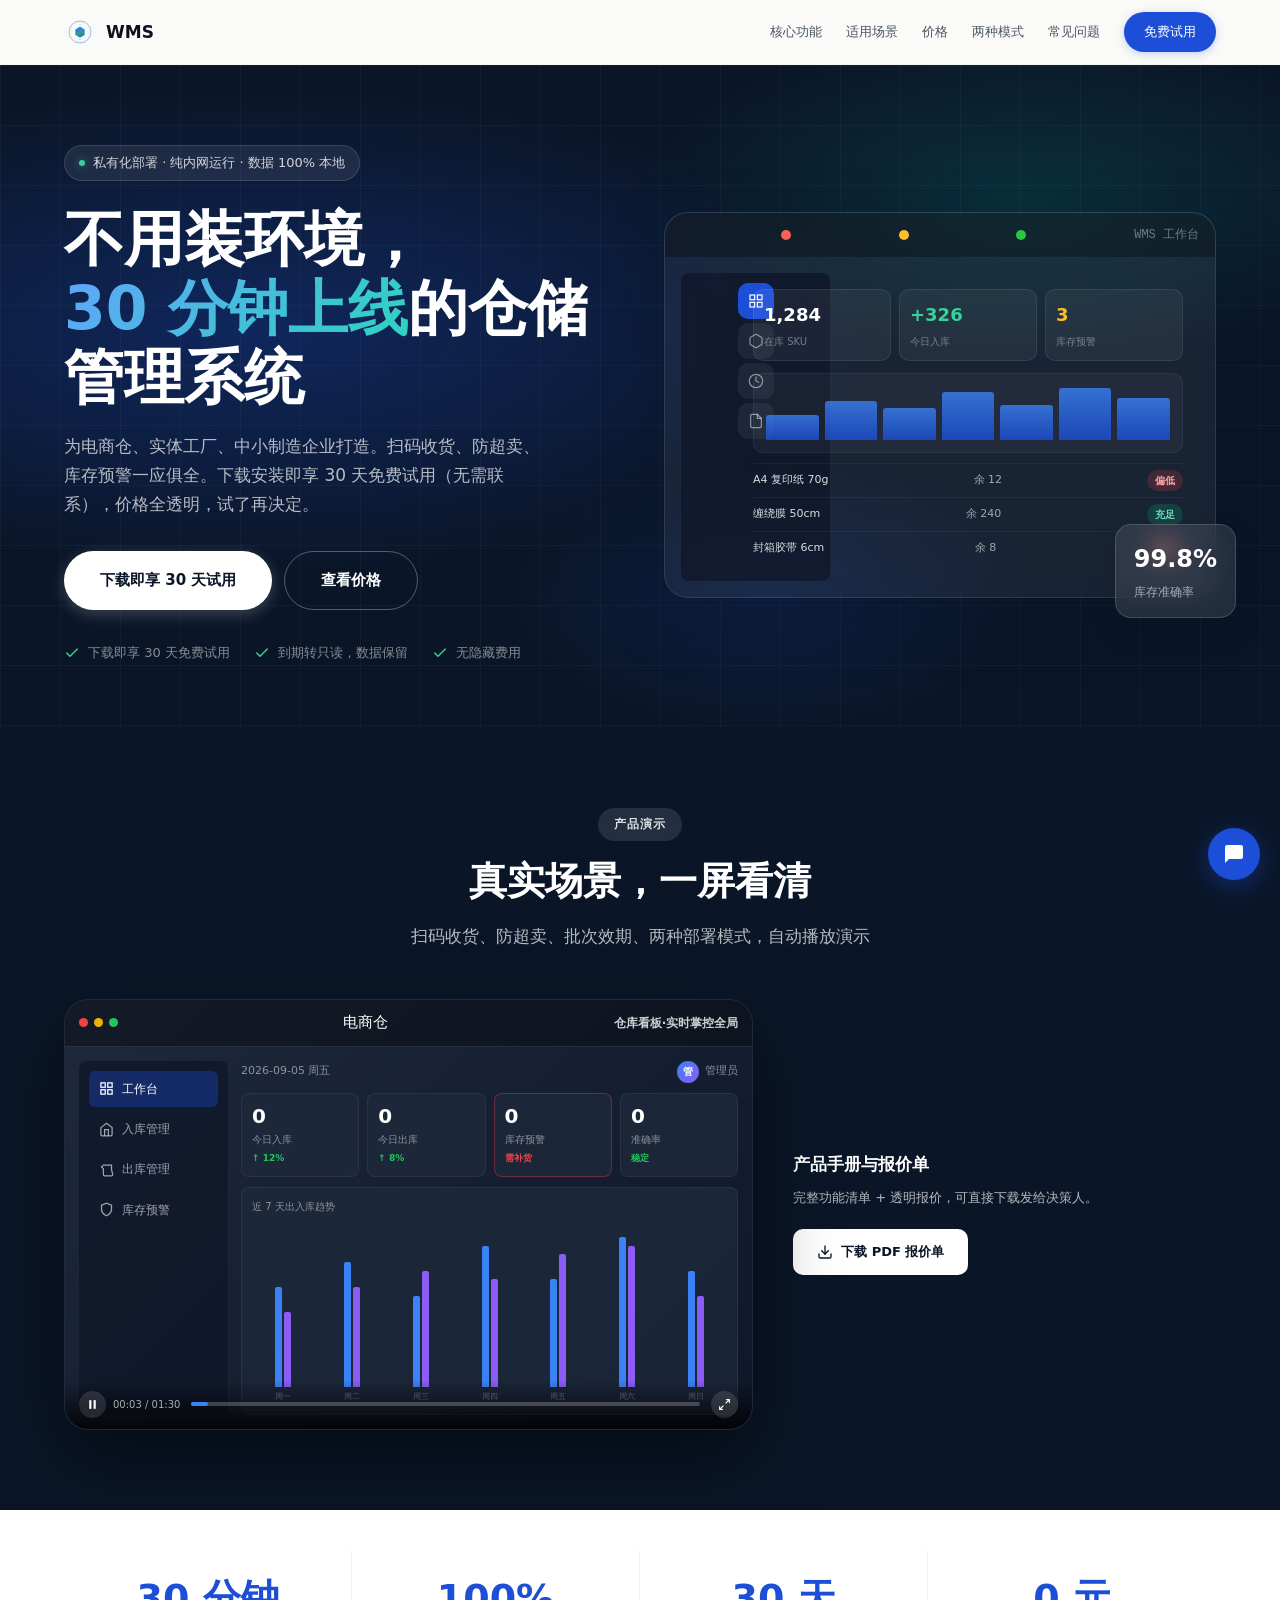
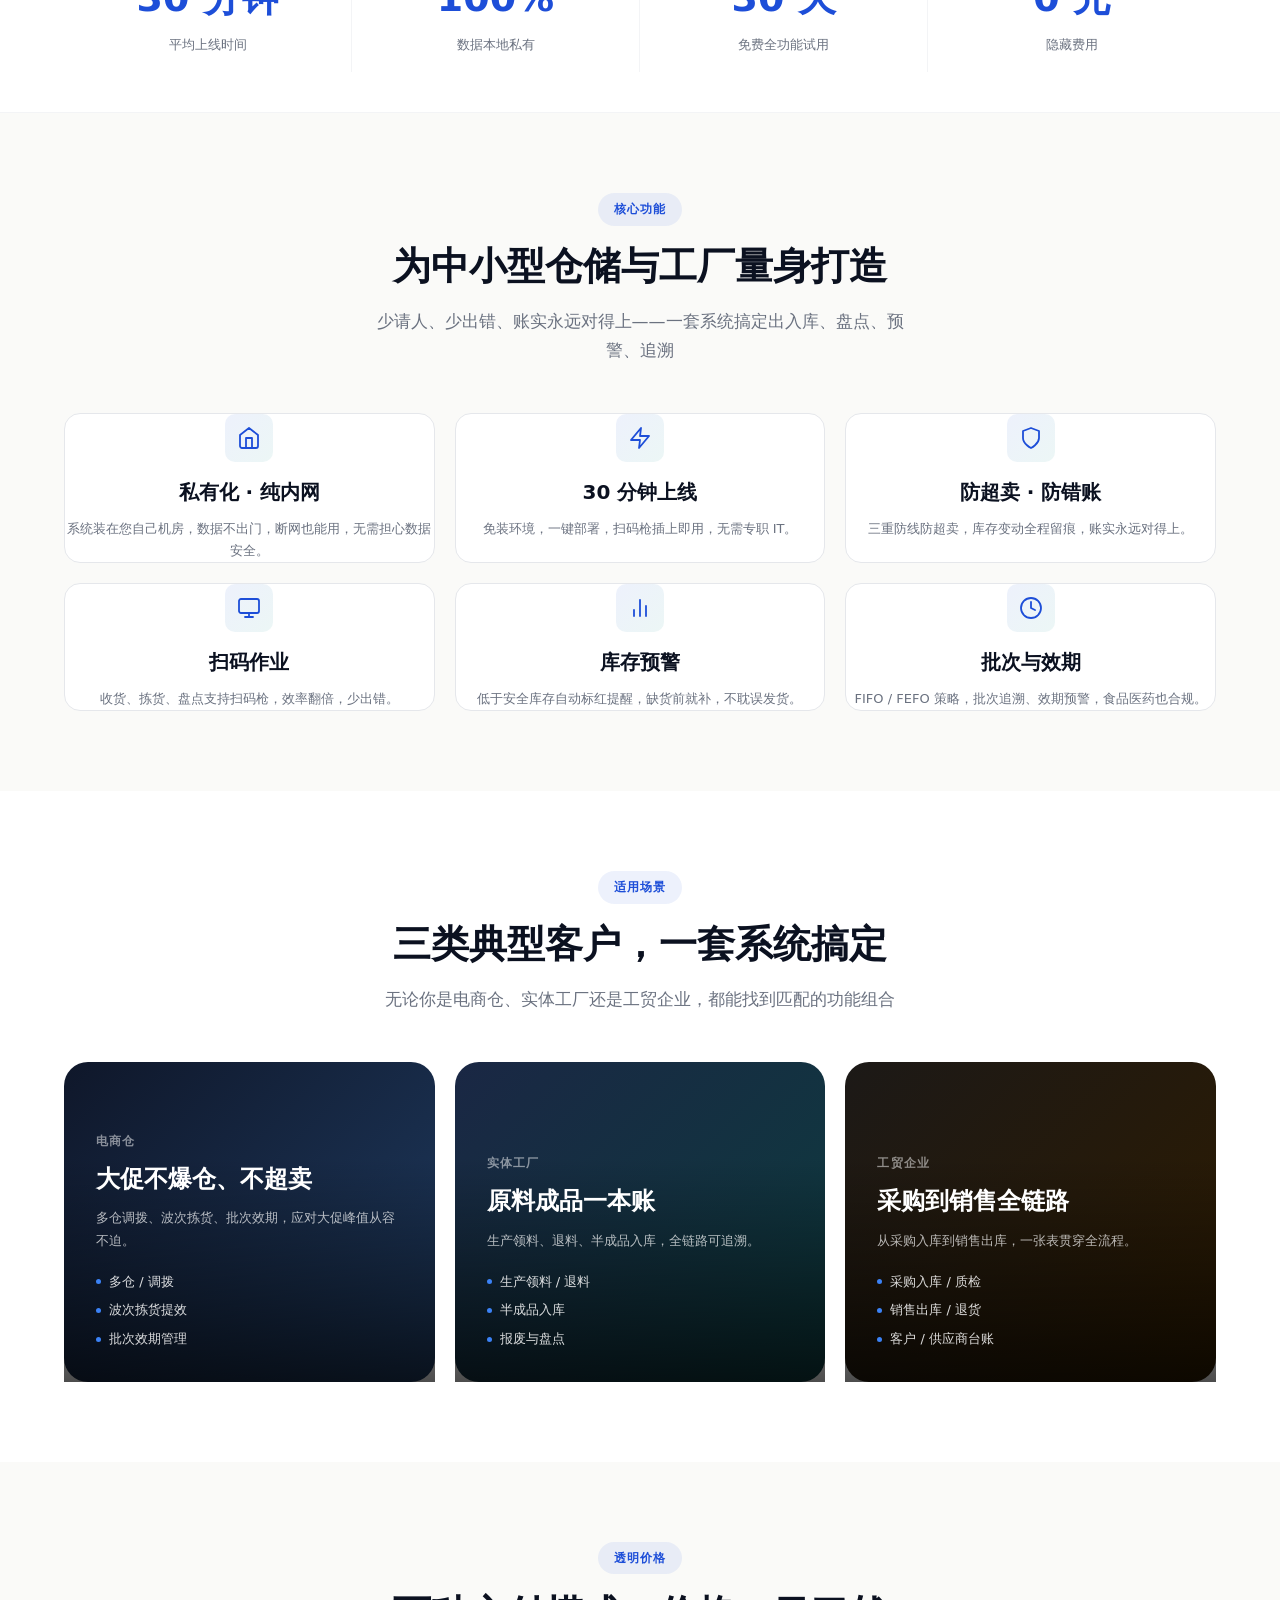
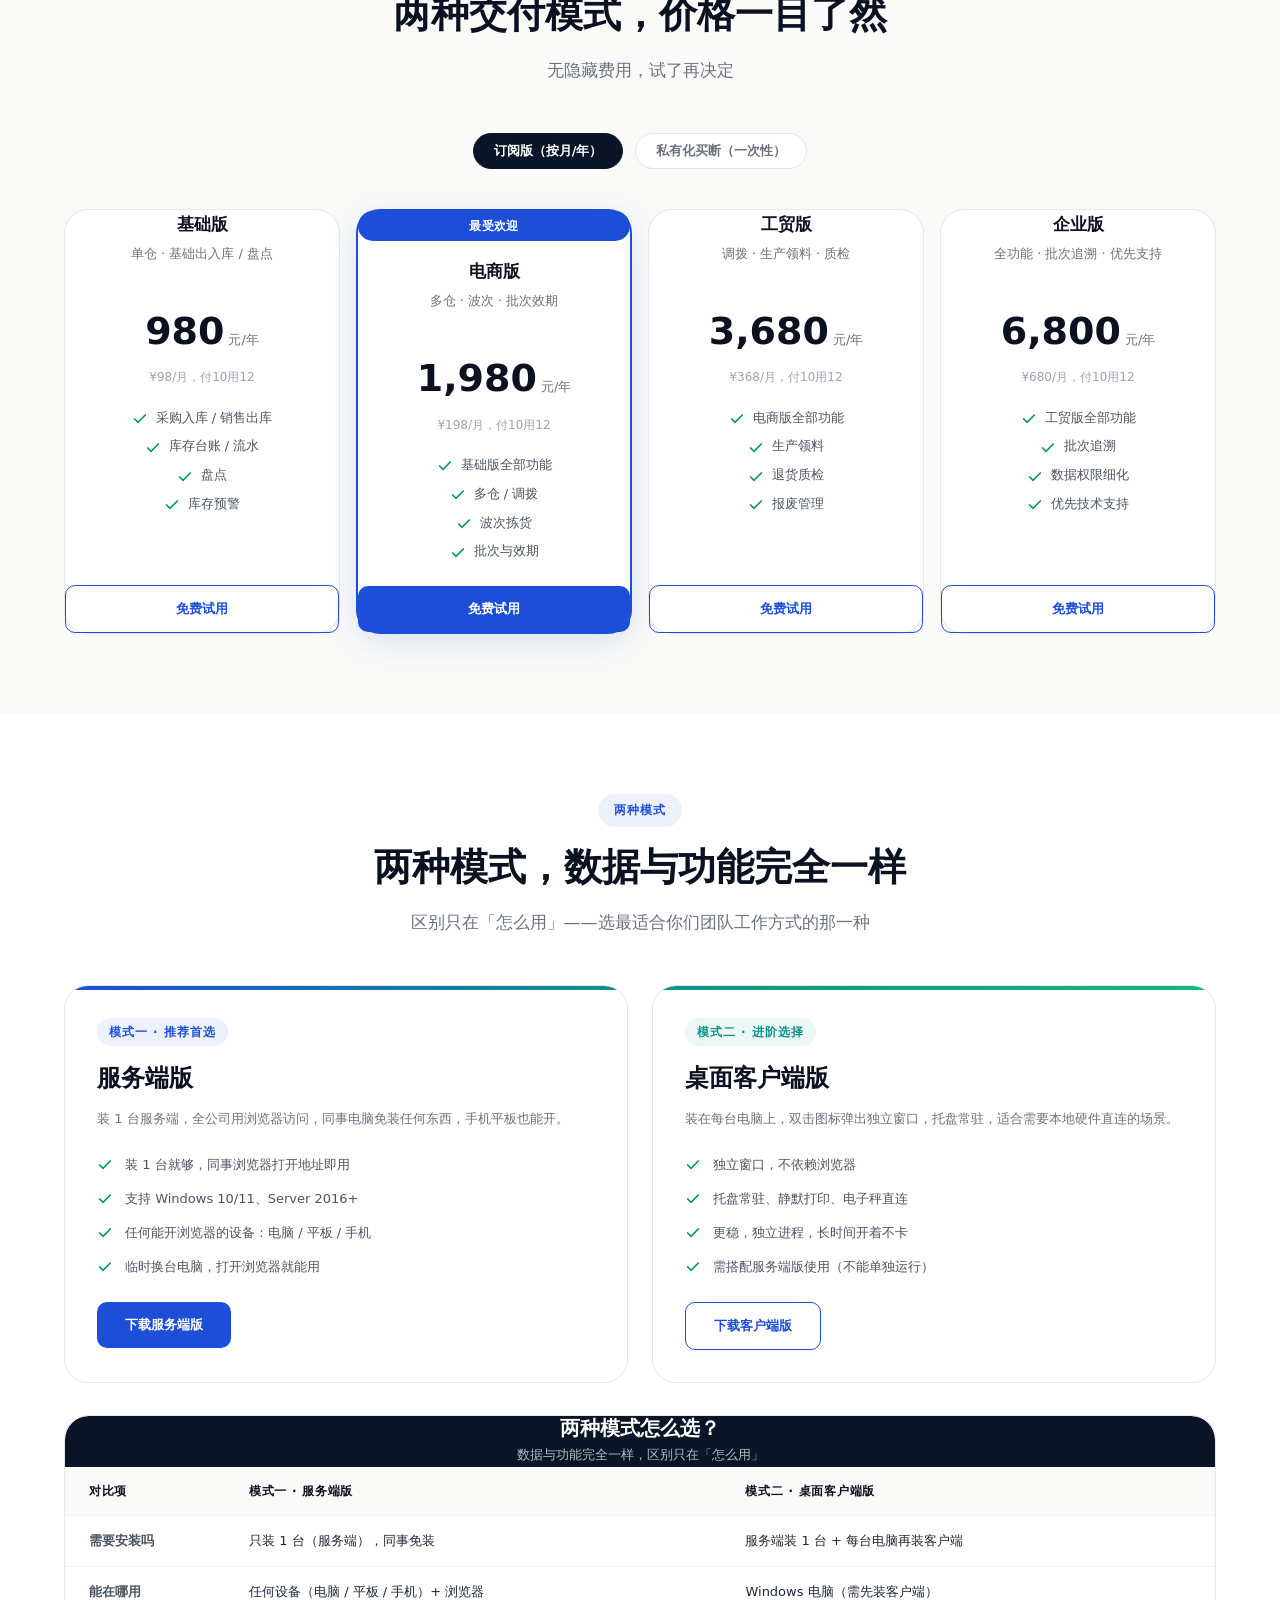
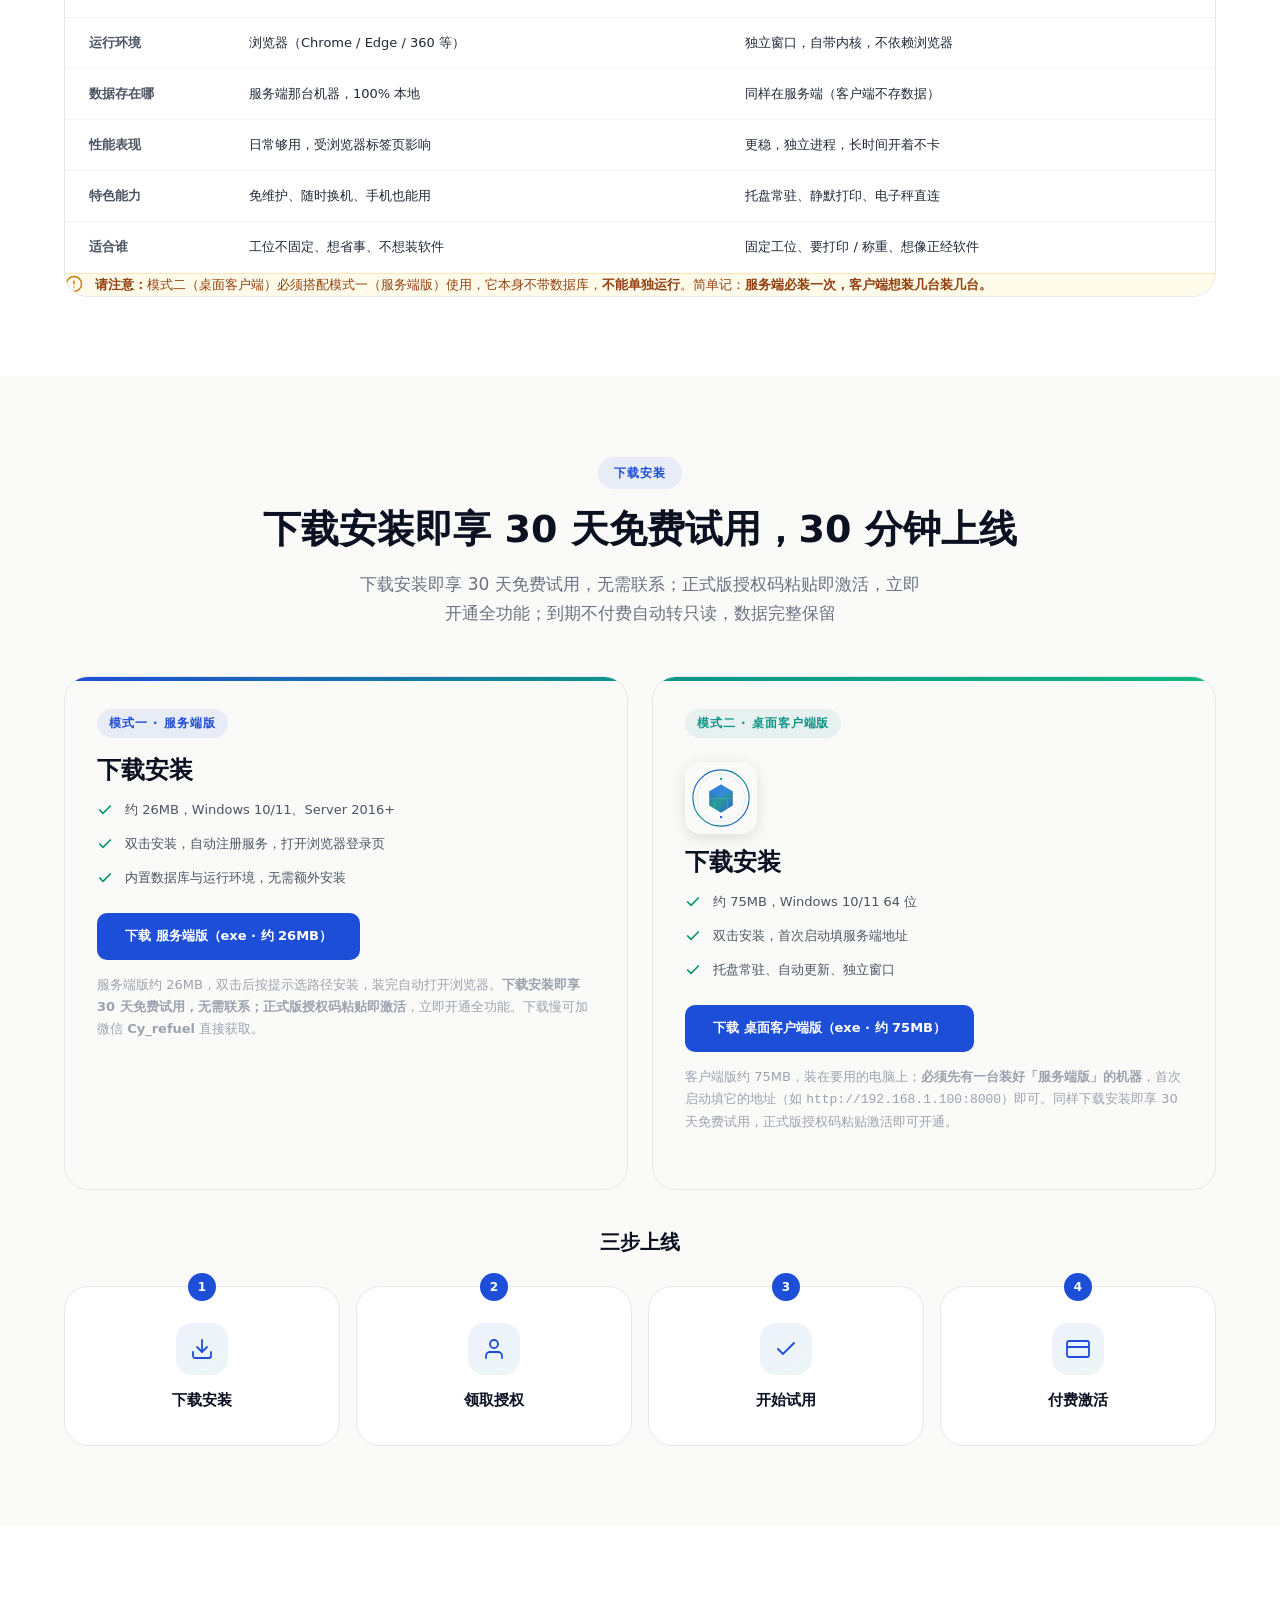
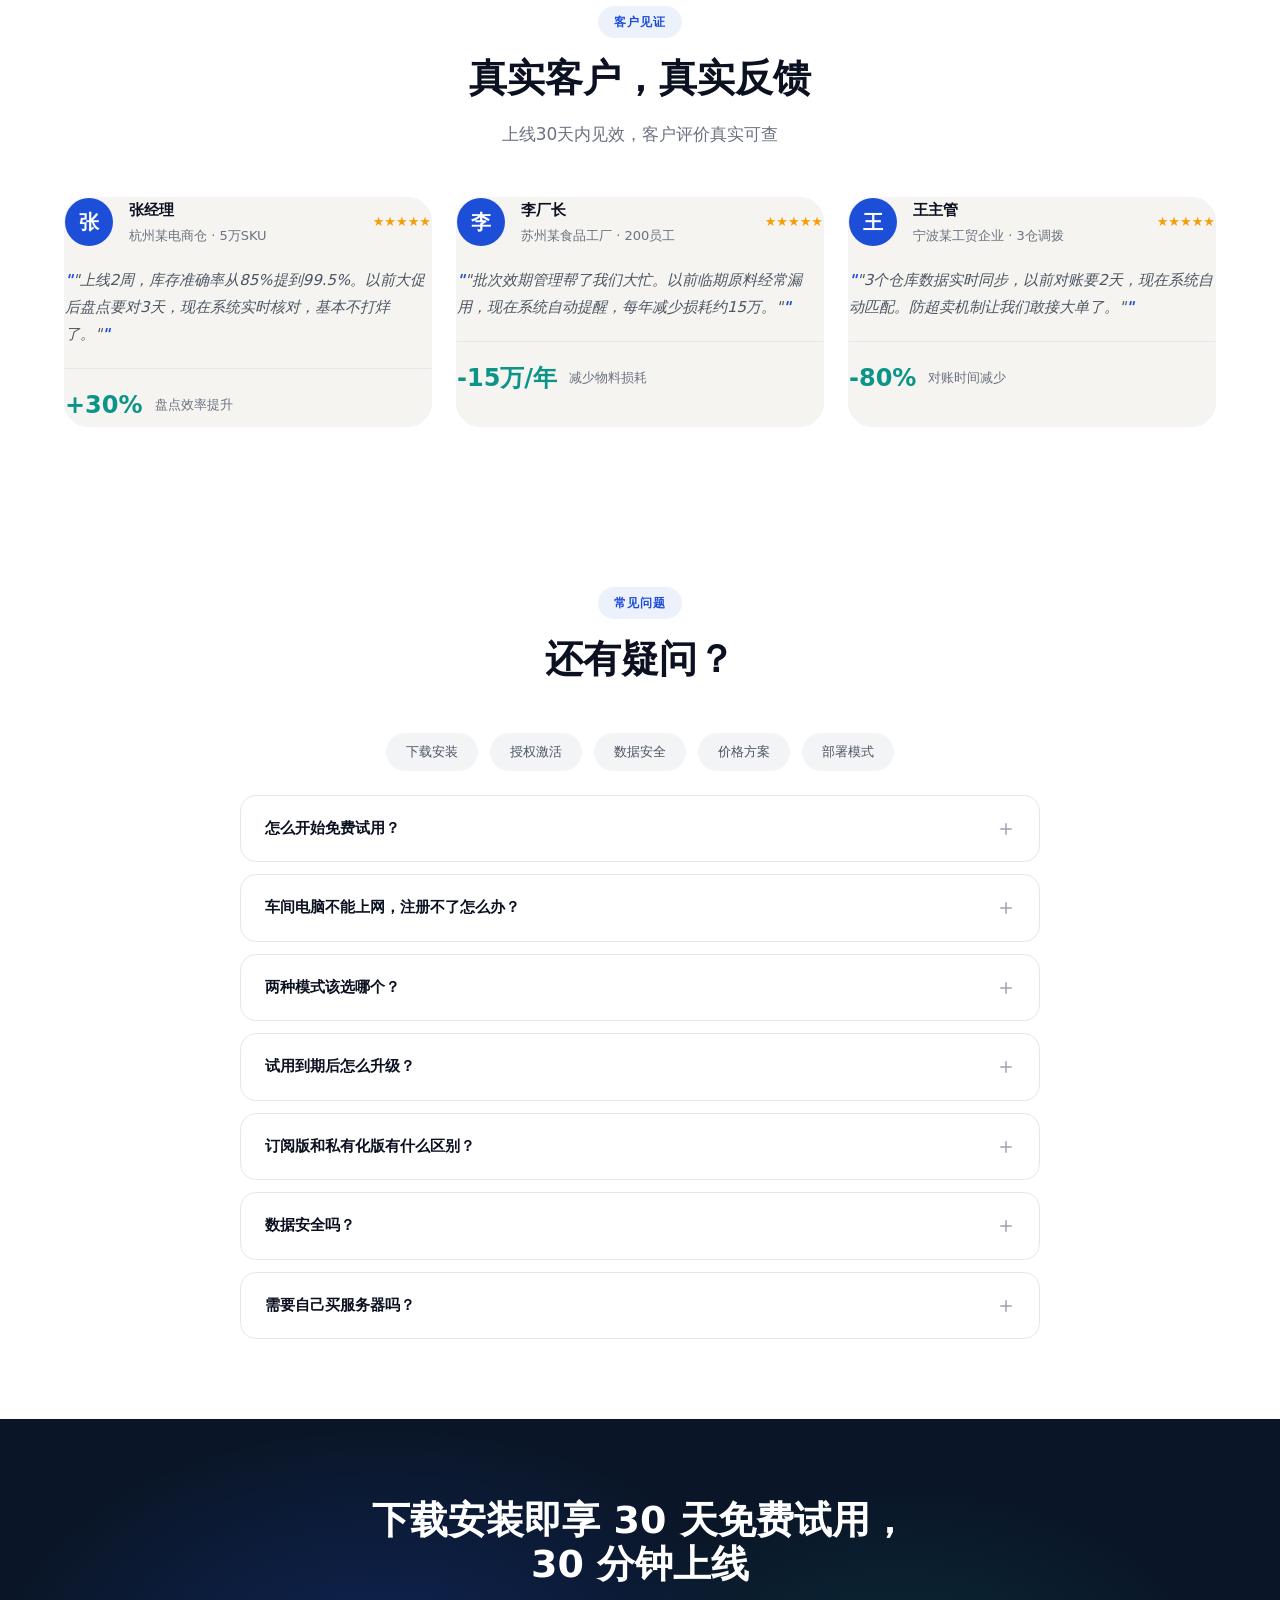
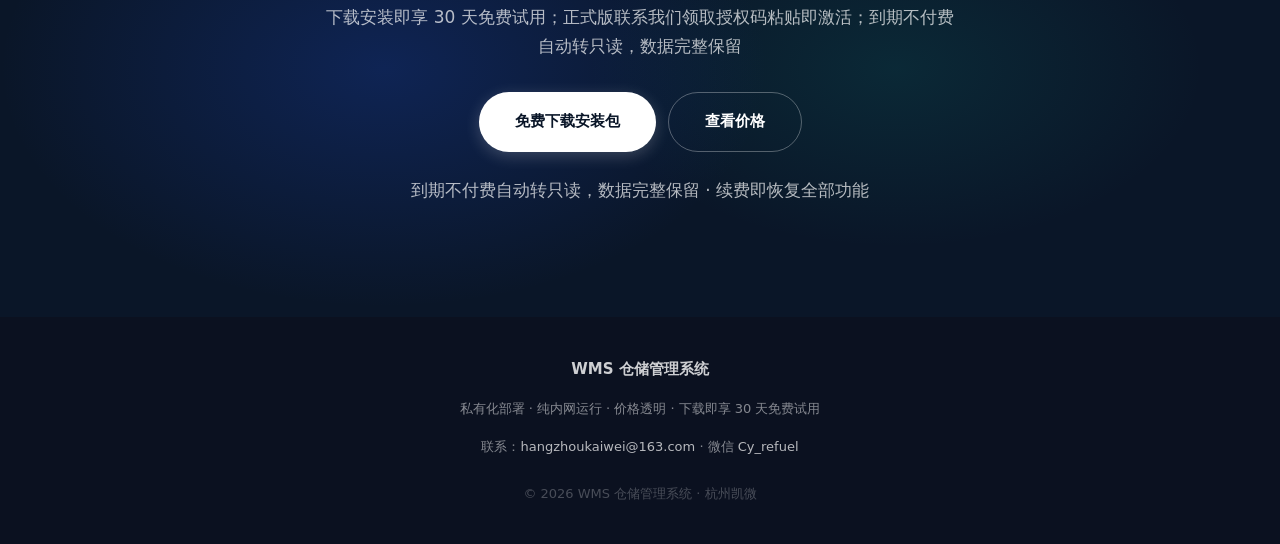
<file: index.html>
<!DOCTYPE html>
<html lang="zh-CN" data-page-node-id="EXEE4jSxL3rZtilUzzukov">
<head data-page-node-id="eAoWhP3bDy0fvsEThHfrTd">
<meta charset="UTF-8" data-page-node-id="yF6oH3ViEJaV4rGRBVu2zJ" />
<meta name="viewport" content="width=device-width, initial-scale=1.0" data-page-node-id="zlXMGayZrHhi6KDEDG3Hq3" />
<title>WMS 仓储管理系统 · 私有化部署 · 免费试用</title>
<style>
/* ============================================================
   DESIGN SYSTEM — WMS v2
   Palette: Deep Navy + Warm Cream + Cobalt Blue
   Type: System native CJK font stack (no external CDN)
   ============================================================ */

:root {
  /* Core palette */
  --navy: #0A1628;
  --navy-mid: #132238;
  --navy-light: #1E3352;
  --cream: #FAFAF8;
  --cream-warm: #F5F4F0;
  --white: #FFFFFF;
  --cobalt: #1D4ED8;
  --cobalt-light: #3B82F6;
  --cobalt-dark: #1E40AF;
  --teal: #0D9488;

  /* Neutrals */
  --ink: #0B1120;
  --text: #1F2937;
  --text-2: #4B5563;
  --text-3: #9CA3AF;
  --text-muted: #6B7280;
  --border: #E5E7EB;
  --border-subtle: #F3F4F6;

  /* Semantic */
  --success: #059669;
  --success-bg: #ECFDF5;
  --warn: #D97706;
  --warn-bg: #FFFBEB;
  --error: #DC2626;

  /* Spacing */
  --space-1: 4px;
  --space-2: 8px;
  --space-3: 12px;
  --space-4: 16px;
  --space-5: 20px;
  --space-6: 24px;
  --space-8: 32px;
  --space-10: 40px;
  --space-12: 48px;
  --space-16: 64px;
  --space-20: 80px;
  --space-24: 96px;

  /* Typography scale */
  --text-xs: 12px;
  --text-sm: 13px;
  --text-base: 15px;
  --text-lg: 17px;
  --text-xl: 20px;
  --text-2xl: 24px;
  --text-3xl: 30px;
  --text-4xl: 38px;
  --text-5xl: 48px;
  --text-6xl: 60px;

  /* Radius */
  --radius-sm: 6px;
  --radius-md: 10px;
  --radius-lg: 16px;
  --radius-xl: 24px;
  --radius-full: 9999px;

  /* Shadows */
  --shadow-sm: 0 1px 2px rgba(0,0,0,0.05);
  --shadow-md: 0 4px 12px rgba(0,0,0,0.08);
  --shadow-lg: 0 12px 32px rgba(0,0,0,0.12);
  --shadow-xl: 0 24px 60px rgba(0,0,0,0.16);
  --shadow-navy: 0 20px 60px rgba(10,22,40,0.4);

  /* Motion */
  --spring: cubic-bezier(0.34, 1.56, 0.64, 1);
  --ease-out: cubic-bezier(0.16, 1, 0.3, 1);
  --ease-in-out: cubic-bezier(0.65, 0, 0.35, 1);
  --duration-fast: 200ms;
  --duration-normal: 350ms;
  --duration-slow: 600ms;
}

/* Reset */
*, *::before, *::after { box-sizing: border-box; margin: 0; padding: 0; }
html { scroll-behavior: smooth; -webkit-font-smoothing: antialiased; -moz-osx-font-smoothing: grayscale; }
body {
  font-family: "PingFang SC", "Microsoft YaHei", "Hiragino Sans GB", "Source Han Sans SC", "Noto Sans CJK SC", "WenQuanYi Micro Hei", -apple-system, "Segoe UI", system-ui, sans-serif;
  color: var(--text);
  background: var(--cream);
  line-height: 1.7;
  font-size: var(--text-base);
  overflow-x: hidden;
  text-rendering: optimizeLegibility;
  -webkit-font-smoothing: antialiased;
}
img, svg { display: block; max-width: 100%; }
a { text-decoration: none; color: inherit; }
button { font-family: inherit; cursor: pointer; border: none; background: none; }
ul, ol { list-style: none; }

/* Typography */
h1, h2, h3, h4 { font-weight: 800; color: var(--ink); line-height: 1.2; letter-spacing: 0; }
/* CJK fonts cap at weight 800; no negative letter-spacing for CJK legibility */
.text-label { font-size: var(--text-xs); font-weight: 600; letter-spacing: 0.08em; text-transform: uppercase; color: var(--text-3); }
.text-muted { color: var(--text-muted); }

/* Layout */
.wrap { max-width: 1200px; margin: 0 auto; padding: 0 var(--space-6); }
@media (max-width: 768px) { .wrap { padding: 0 var(--space-4); } }

/* Reveal animation */
.reveal { opacity: 0; transform: translateY(30px); transition: opacity var(--duration-slow) var(--ease-out), transform var(--duration-slow) var(--ease-out); }
.reveal.visible { opacity: 1; transform: translateY(0); }
.reveal-delay-1 { transition-delay: 100ms; }
.reveal-delay-2 { transition-delay: 200ms; }
.reveal-delay-3 { transition-delay: 300ms; }

/* ============================================================
   NAVIGATION
   ============================================================ */
.nav {
  position: sticky; top: 0; z-index: 100;
  background: rgba(250,250,248,0.88);
  backdrop-filter: blur(20px) saturate(180%);
  -webkit-backdrop-filter: blur(20px) saturate(180%);
  border-bottom: 1px solid var(--border-subtle);
  transition: box-shadow var(--duration-fast) ease;
}
.nav.scrolled { box-shadow: var(--shadow-md); }
.nav-inner {
  max-width: 1200px; margin: 0 auto; padding: 0 var(--space-6);
  display: flex; align-items: center; justify-content: space-between;
  height: 64px;
}
@media (max-width: 768px) { .nav-inner { padding: 0 var(--space-4); height: 56px; } }

.nav-brand {
  display: flex; align-items: center; gap: 10px;
  font-size: var(--text-lg); font-weight: 800; color: var(--ink);
  letter-spacing: 0;
}
.nav-brand-icon {
  width: 32px; height: 32px; border-radius: var(--radius-md);
  background: var(--cobalt);
  display: flex; align-items: center; justify-content: center;
  color: white; font-size: var(--text-base); font-weight: 800;
  box-shadow: 0 2px 8px rgba(29,78,216,0.3);
}
.nav-links { display: flex; align-items: center; gap: var(--space-6); }
.nav-links a {
  font-size: var(--text-sm); font-weight: 500; color: var(--text-2);
  transition: color var(--duration-fast) ease;
}
.nav-links a:hover { color: var(--cobalt); }
.nav-cta {
  background: var(--cobalt); color: white !important;
  padding: 9px 20px; border-radius: var(--radius-full);
  font-size: var(--text-sm); font-weight: 600;
  transition: all var(--duration-fast) var(--spring);
  box-shadow: 0 2px 8px rgba(29,78,216,0.25);
}
.nav-cta:hover { transform: translateY(-1px); box-shadow: 0 6px 16px rgba(29,78,216,0.35); background: var(--cobalt-dark); }

/* Mobile nav toggle */
.nav-toggle { display: none; width: 40px; height: 40px; align-items: center; justify-content: center; border-radius: var(--radius-md); }
.nav-toggle:hover { background: var(--border-subtle); }
.nav-toggle svg { width: 20px; height: 20px; stroke: var(--ink); }
@media (max-width: 768px) {
  .nav-links { display: none; }
  .nav-toggle { display: flex; }
  .nav-links.open {
    display: flex; flex-direction: column; position: absolute;
    top: 56px; left: 0; right: 0;
    background: rgba(250,250,248,0.97); backdrop-filter: blur(20px);
    padding: var(--space-4) var(--space-6); gap: var(--space-4);
    border-bottom: 1px solid var(--border);
    box-shadow: var(--shadow-lg);
  }
}

/* ============================================================
   HERO
   ============================================================ */
.hero {
  background: var(--navy);
  color: white;
  position: relative;
  overflow: hidden;
  padding: var(--space-20) 0 var(--space-16);
}
@media (max-width: 768px) { .hero { padding: var(--space-12) 0 var(--space-10); } }

/* Background mesh gradient */
.hero::before {
  content: '';
  position: absolute; inset: 0;
  background:
    radial-gradient(ellipse 80% 60% at 20% 40%, rgba(29,78,216,0.3) 0%, transparent 60%),
    radial-gradient(ellipse 60% 50% at 80% 20%, rgba(13,148,136,0.2) 0%, transparent 50%),
    radial-gradient(ellipse 40% 40% at 60% 80%, rgba(29,78,216,0.15) 0%, transparent 50%);
  pointer-events: none;
}
/* Subtle grid */
.hero::after {
  content: '';
  position: absolute; inset: 0;
  background-image:
    linear-gradient(rgba(255,255,255,0.03) 1px, transparent 1px),
    linear-gradient(90deg, rgba(255,255,255,0.03) 1px, transparent 1px);
  background-size: 60px 60px;
  pointer-events: none;
}

.hero-inner {
  position: relative; z-index: 2;
  display: grid; grid-template-columns: 1fr 1fr; gap: var(--space-12); align-items: center;
}
@media (max-width: 960px) { .hero-inner { grid-template-columns: 1fr; } }

.hero-content { max-width: 560px; }
.hero-eyebrow {
  display: inline-flex; align-items: center; gap: var(--space-2);
  background: rgba(255,255,255,0.08);
  border: 1px solid rgba(255,255,255,0.12);
  padding: 6px 14px; border-radius: var(--radius-full);
  font-size: var(--text-sm); font-weight: 500; color: rgba(255,255,255,0.8);
  margin-bottom: var(--space-6);
}
.hero-eyebrow-dot {
  width: 6px; height: 6px; border-radius: 50%;
  background: #34D399;
  box-shadow: 0 0 8px rgba(52,211,153,0.6);
  animation: pulse-dot 2s ease-in-out infinite;
}
@keyframes pulse-dot {
  0%, 100% { opacity: 1; transform: scale(1); }
  50% { opacity: 0.7; transform: scale(1.3); }
}

.hero h1 {
  font-size: clamp(32px, 5vw, var(--text-6xl));
  font-weight: 800; line-height: 1.15; letter-spacing: 0;
  color: white; margin-bottom: var(--space-5);
}
.hero h1 .accent {
  background: linear-gradient(135deg, #60A5FA, #2DD4BF);
  -webkit-background-clip: text; background-clip: text;
  -webkit-text-fill-color: transparent;
}
.hero-sub {
  font-size: var(--text-lg); line-height: 1.7; color: rgba(255,255,255,0.7);
  margin-bottom: var(--space-8); max-width: 480px;
}
.hero-ctas { display: flex; gap: var(--space-3); flex-wrap: wrap; margin-bottom: var(--space-8); }
.hero-trust { display: flex; gap: var(--space-6); flex-wrap: wrap; }
.hero-trust-item {
  display: flex; align-items: center; gap: var(--space-2);
  font-size: var(--text-sm); color: rgba(255,255,255,0.5);
}
.hero-trust-item svg { width: 16px; height: 16px; stroke: #34D399; }

/* Hero visual — product mockup */
.hero-visual { position: relative; }
.hero-mock {
  background: rgba(255,255,255,0.06);
  border: 1px solid rgba(255,255,255,0.1);
  border-radius: var(--radius-xl);
  overflow: hidden;
  box-shadow: var(--shadow-navy);
  backdrop-filter: blur(10px);
}
.mock-titlebar {
  background: rgba(0,0,0,0.3);
  padding: 12px 16px;
  display: flex; align-items: center; gap: 8px;
}
.mock-dot { width: 10px; height: 10px; border-radius: 50%; }
.mock-dot.r { background: #FF5F57; }
.mock-dot.y { background: #FEBC2E; }
.mock-dot.g { background: #28C840; }
.mock-titlebar span {
  margin-left: auto; font-size: 12px; color: rgba(255,255,255,0.4);
  font-family: "SF Mono", "Fira Code", monospace;
}
.mock-body { padding: var(--space-4); display: grid; grid-template-columns: 56px 1fr; gap: 0; min-height: 280px; }
@media (max-width: 480px) { .mock-body { grid-template-columns: 1fr; } }
.mock-sidebar {
  display: flex; flex-direction: column; gap: 6px;
  padding: var(--space-3) 0; border-right: 1px solid rgba(255,255,255,0.06);
}
@media (max-width: 480px) { .mock-sidebar { display: none; } }
.mock-sidebar-item {
  width: 36px; height: 36px; border-radius: var(--radius-md);
  background: rgba(255,255,255,0.06); margin: 0 auto;
  display: flex; align-items: center; justify-content: center;
}
.mock-sidebar-item.active { background: var(--cobalt); }
.mock-sidebar-item svg { width: 16px; height: 16px; stroke: rgba(255,255,255,0.5); }
.mock-sidebar-item.active svg { stroke: white; }
.mock-content { padding: var(--space-4); }
.mock-kpis { display: grid; grid-template-columns: repeat(3, 1fr); gap: 8px; margin-bottom: 12px; }
.mock-kpi {
  background: rgba(255,255,255,0.05); border: 1px solid rgba(255,255,255,0.08);
  border-radius: var(--radius-md); padding: 10px;
}
.mock-kpi .val { font-size: 18px; font-weight: 800; color: white; letter-spacing: 0; }
.mock-kpi .val.up { color: #34D399; }
.mock-kpi .val.warn { color: #FBBF24; }
.mock-kpi .lbl { font-size: 10px; color: rgba(255,255,255,0.4); margin-top: 2px; }
.mock-chart {
  background: rgba(255,255,255,0.04); border: 1px solid rgba(255,255,255,0.06);
  border-radius: var(--radius-md); padding: 12px;
  display: flex; align-items: flex-end; gap: 6px; height: 80px; margin-bottom: 10px;
}
.mock-chart-bar {
  flex: 1; border-radius: 3px 3px 0 0;
  background: linear-gradient(180deg, var(--cobalt-light), var(--cobalt));
  opacity: 0.8;
}
.mock-table-row {
  display: flex; align-items: center; justify-content: space-between;
  padding: 6px 0; border-top: 1px solid rgba(255,255,255,0.05);
  font-size: 11px; color: rgba(255,255,255,0.6);
}
.mock-table-row .name { color: rgba(255,255,255,0.85); }
.mock-badge {
  padding: 2px 8px; border-radius: var(--radius-full); font-size: 10px; font-weight: 600;
}
.mock-badge.low { background: rgba(239,68,68,0.2); color: #FCA5A5; }
.mock-badge.ok { background: rgba(16,185,129,0.2); color: #6EE7B7; }

/* Floating card accent */
.hero-float {
  position: absolute; bottom: -20px; right: -20px;
  background: rgba(255,255,255,0.1); border: 1px solid rgba(255,255,255,0.15);
  backdrop-filter: blur(12px); border-radius: var(--radius-lg);
  padding: 14px 18px; color: white;
  box-shadow: var(--shadow-lg);
  animation: float 4s ease-in-out infinite;
}
@keyframes float {
  0%, 100% { transform: translateY(0); }
  50% { transform: translateY(-8px); }
}
.hero-float .val { font-size: var(--text-2xl); font-weight: 800; letter-spacing: 0; }
.hero-float .lbl { font-size: var(--text-xs); color: rgba(255,255,255,0.6); margin-top: 2px; }

/* ============================================================
   STATS BAR
   ============================================================ */
.stats {
  background: white; border-bottom: 1px solid var(--border-subtle);
  padding: var(--space-10) 0;
}
.stats-inner {
  display: grid; grid-template-columns: repeat(4, 1fr);
  gap: 0;
}
@media (max-width: 768px) { .stats-inner { grid-template-columns: repeat(2, 1fr); } }
.stat {
  text-align: center; padding: var(--space-4) var(--space-6);
  border-right: 1px solid var(--border-subtle);
}
.stat:last-child { border-right: none; }
@media (max-width: 768px) { .stat { padding: var(--space-4); } .stat:nth-child(2) { border-right: none; } }
.stat .val { font-size: clamp(28px, 4vw, var(--text-4xl)); font-weight: 800; color: var(--cobalt); letter-spacing: 0; }
.stat .lbl { font-size: var(--text-sm); color: var(--text-muted); margin-top: var(--space-1); }

/* ============================================================
   SECTION BASE
   ============================================================ */
.section { padding: var(--space-20) 0; }
.section-alt { background: white; }
.section-header { text-align: center; margin-bottom: var(--space-12); }
.section-label {
  display: inline-block; font-size: var(--text-xs); font-weight: 700;
  letter-spacing: 0.1em; text-transform: uppercase;
  color: var(--cobalt); background: rgba(29,78,216,0.08);
  padding: 6px 16px; border-radius: var(--radius-full);
  margin-bottom: var(--space-4);
}
.section-title {
  font-size: clamp(24px, 3.5vw, var(--text-4xl));
  font-weight: 800; letter-spacing: 0;
  color: var(--ink); margin-bottom: var(--space-4); line-height: 1.3;
}
.section-desc {
  font-size: var(--text-lg); color: var(--text-muted);
  max-width: 560px; margin: 0 auto; line-height: 1.7;
}

/* ============================================================
   FEATURES
   ============================================================ */
.features-grid {
  display: grid; grid-template-columns: repeat(3, 1fr); gap: var(--space-5);
}
@media (max-width: 960px) { .features-grid { grid-template-columns: repeat(2, 1fr); } }
@media (max-width: 480px) { .features-grid { grid-template-columns: 1fr; } }

.feature-card {
  background: white; border: 1px solid var(--border);
  border-radius: var(--radius-lg); padding: var(--space-7);
  text-align: center;
  transition: all var(--duration-normal) var(--ease-out);
  position: relative; overflow: hidden;
}
.feature-card::before {
  content: ''; position: absolute; top: 0; left: 0; right: 0; height: 3px;
  background: linear-gradient(90deg, var(--cobalt), var(--teal));
  opacity: 0; transition: opacity var(--duration-normal) ease;
}
.feature-card:hover {
  border-color: rgba(29,78,216,0.2);
  box-shadow: var(--shadow-lg);
  transform: translateY(-4px);
}
.feature-card:hover::before { opacity: 1; }
.feature-icon {
  width: 48px; height: 48px; border-radius: var(--radius-md);
  background: linear-gradient(135deg, rgba(29,78,216,0.08), rgba(13,148,136,0.08));
  display: flex; align-items: center; justify-content: center;
  margin: 0 auto var(--space-4);
}
.feature-icon svg { width: 24px; height: 24px; stroke: var(--cobalt); stroke-width: 1.8; fill: none; }
.feature-card h3 { font-size: var(--text-xl); font-weight: 700; margin-bottom: var(--space-3); letter-spacing: 0; line-height: 1.4; }
.feature-card p { font-size: var(--text-sm); color: var(--text-muted); line-height: 1.7; }

/* ============================================================
   SCENES / USE CASES
   ============================================================ */
.scenes-grid { display: grid; grid-template-columns: repeat(3, 1fr); gap: var(--space-5); }
@media (max-width: 960px) { .scenes-grid { grid-template-columns: repeat(2, 1fr); } }
@media (max-width: 480px) { .scenes-grid { grid-template-columns: 1fr; } }

.scene-card {
  border-radius: var(--radius-xl);
  position: relative; min-height: 320px;
  display: flex; flex-direction: column; justify-content: flex-end;
  padding: var(--space-8); color: white;
  background: var(--navy);
}
.scene-card::before {
  content: ''; position: absolute; inset: 0;
  background: linear-gradient(180deg, transparent 30%, rgba(0,0,0,0.7) 100%);
  z-index: 1;
}
.scene-card:nth-child(1) { background: linear-gradient(135deg, #0F172A 0%, #1E3A5F 100%); }
.scene-card:nth-child(2) { background: linear-gradient(135deg, #1A2744 0%, #0D3B3E 100%); }
.scene-card:nth-child(3) { background: linear-gradient(135deg, #1C1917 0%, #2D1B00 100%); }
.scene-card > * { position: relative; z-index: 2; }
.scene-card .scene-eyebrow {
  font-size: var(--text-xs); font-weight: 700; letter-spacing: 0.1em;
  text-transform: uppercase; color: rgba(255,255,255,0.5);
  margin-bottom: var(--space-3);
}
.scene-card h3 { color: white; font-size: var(--text-2xl); font-weight: 800; margin-bottom: var(--space-3); line-height: 1.35; }
.scene-card p { font-size: var(--text-sm); color: rgba(255,255,255,0.7); margin-bottom: var(--space-5); line-height: 1.7; }
.scene-card ul { display: flex; flex-direction: column; gap: var(--space-2); }
.scene-card li {
  display: flex; align-items: center; gap: var(--space-2);
  font-size: var(--text-sm); color: rgba(255,255,255,0.85); line-height: 1.6;
}
.scene-card li::before {
  content: ''; width: 5px; height: 5px; border-radius: 50%;
  background: var(--cobalt-light); flex-shrink: 0;
}

/* ============================================================
   PRICING
   ============================================================ */
.pricing-section { background: var(--cream); }
.pricing-toggle {
  display: flex; justify-content: center; gap: var(--space-3);
  margin-bottom: var(--space-10);
}
.pricing-toggle button {
  padding: 8px 20px; border-radius: var(--radius-full);
  font-size: var(--text-sm); font-weight: 600;
  color: var(--text-muted); border: 1px solid var(--border);
  background: white; transition: all var(--duration-fast) ease;
}
.pricing-toggle button.active {
  background: var(--navy); color: white; border-color: var(--navy);
}
.pricing-grid { display: grid; grid-template-columns: repeat(4, 1fr); gap: var(--space-4); }
@media (max-width: 1024px) { .pricing-grid { grid-template-columns: repeat(2, 1fr); } }
@media (max-width: 480px) { .pricing-grid { grid-template-columns: 1fr; } }

.price-card {
  background: white; border: 1px solid var(--border);
  border-radius: var(--radius-xl); padding: var(--space-7) var(--space-6);
  display: flex; flex-direction: column;
  text-align: center;
  transition: all var(--duration-normal) var(--ease-out);
  position: relative;
}
.price-card:hover { box-shadow: var(--shadow-lg); transform: translateY(-3px); }
.price-card.featured {
  border-color: var(--cobalt); border-width: 2px;
  box-shadow: 0 8px 32px rgba(29,78,216,0.15);
}
.price-card.featured .price-badge {
  display: inline-block;
  background: var(--cobalt); color: white;
  font-size: var(--text-xs); font-weight: 700; padding: 5px 16px;
  border-radius: var(--radius-full); letter-spacing: 0.03em;
  margin-bottom: var(--space-4);
  white-space: nowrap;
}
.price-card .plan-name { font-size: var(--text-lg); font-weight: 800; color: var(--ink); letter-spacing: 0; }
.price-card .plan-desc { font-size: var(--text-sm); color: var(--text-muted); margin-top: 4px; margin-bottom: var(--space-5); min-height: 36px; }
.price-card .price-row { display: flex; align-items: baseline; justify-content: center; gap: 4px; margin-bottom: 4px; }
.price-card .price-val { font-size: var(--text-4xl); font-weight: 800; color: var(--ink); letter-spacing: 0; }
.price-card .price-unit { font-size: var(--text-sm); color: var(--text-muted); }
.price-card .price-annual { font-size: var(--text-xs); color: var(--text-3); margin-bottom: var(--space-5); }
.price-card ul { display: flex; flex-direction: column; gap: var(--space-2); margin-bottom: var(--space-6); flex: 1; align-items: center; }
.price-card li {
  display: inline-flex; align-items: center; gap: var(--space-2);
  font-size: var(--text-sm); color: var(--text-2); line-height: 1.6;
  text-align: left;
}
.price-card li svg { width: 16px; height: 16px; stroke: var(--success); flex-shrink: 0; margin-top: 2px; }
.price-card .btn-price {
  display: block; width: 100%; padding: 12px; text-align: center;
  border-radius: var(--radius-md); font-size: var(--text-sm); font-weight: 600;
  transition: all var(--duration-fast) var(--spring);
}
.price-card .btn-price.primary { background: var(--cobalt); color: white; }
.price-card .btn-price.primary:hover { background: var(--cobalt-dark); transform: translateY(-1px); box-shadow: 0 6px 16px rgba(29,78,216,0.3); }
.price-card .btn-price.ghost { background: transparent; color: var(--cobalt); border: 1.5px solid var(--cobalt); }
.price-card .btn-price.ghost:hover { background: rgba(29,78,216,0.05); }

/* ============================================================
   COMPARISON TABLE
   ============================================================ */
.cmp-table-wrap {
  overflow-x: auto; border-radius: var(--radius-xl);
  border: 1px solid var(--border); background: white;
  box-shadow: var(--shadow-sm);
}
.cmp-table { width: 100%; border-collapse: collapse; font-size: var(--text-sm); min-width: 640px; }
.cmp-table thead th {
  background: var(--navy); color: white;
  padding: 16px 20px; text-align: left; font-weight: 700;
  font-size: var(--text-sm); white-space: nowrap;
}
.cmp-table thead th:first-child { border-radius: var(--radius-xl) 0 0 0; }
.cmp-table thead th:last-child { border-radius: 0 var(--radius-xl) 0 0; }
.cmp-table thead th.highlight { background: var(--cobalt); }
.cmp-table tbody tr { border-bottom: 1px solid var(--border-subtle); }
.cmp-table tbody tr:last-child { border-bottom: none; }
.cmp-table tbody tr:nth-child(even) { background: var(--cream); }
.cmp-table td { padding: 14px 20px; vertical-align: middle; }
.cmp-table td:first-child { font-weight: 600; color: var(--ink); }
.cmp-table td.check { color: var(--success); text-align: center; }
.cmp-table td.cross { color: var(--text-3); text-align: center; }
.cmp-table td.highlight-col { background: rgba(29,78,216,0.03); }

/* ============================================================
   MODES COMPARISON
   ============================================================ */
.modes-section { background: white; }
.modes-grid { display: grid; grid-template-columns: 1fr 1fr; gap: var(--space-6); }
@media (max-width: 768px) { .modes-grid { grid-template-columns: 1fr; } }

.mode-card {
  border: 1px solid var(--border); border-radius: var(--radius-xl);
  padding: var(--space-8); position: relative; overflow: hidden;
  transition: all var(--duration-normal) var(--ease-out);
}
.mode-card:hover { box-shadow: var(--shadow-lg); transform: translateY(-2px); }
.mode-card::before {
  content: ''; position: absolute; top: 0; left: 0; right: 0; height: 4px;
  background: linear-gradient(90deg, var(--cobalt), var(--teal));
}
.mode-card:nth-child(2)::before { background: linear-gradient(90deg, var(--teal), #10B981); }
.mode-tag {
  display: inline-block; font-size: var(--text-xs); font-weight: 700; letter-spacing: 0.08em;
  text-transform: uppercase; padding: 4px 12px; border-radius: var(--radius-full);
  background: rgba(29,78,216,0.08); color: var(--cobalt); margin-bottom: var(--space-4);
}
.mode-card h3 { font-size: var(--text-2xl); font-weight: 800; margin-bottom: var(--space-3); line-height: 1.4; }
.mode-card > p { font-size: var(--text-sm); color: var(--text-muted); margin-bottom: var(--space-6); line-height: 1.7; }
.mode-list { display: flex; flex-direction: column; gap: var(--space-3); margin-bottom: var(--space-6); }
.mode-list li {
  display: flex; align-items: flex-start; gap: var(--space-3);
  font-size: var(--text-sm); color: var(--text-2); line-height: 1.7;
}
.mode-list li svg { width: 16px; height: 16px; stroke: var(--success); flex-shrink: 0; margin-top: 3px; }
.mode-card .btn { display: inline-block; padding: 12px 28px; border-radius: var(--radius-md); font-size: var(--text-sm); font-weight: 600; transition: all var(--duration-fast) var(--spring); }
.mode-card .btn-primary { background: var(--cobalt); color: white; }
.mode-card .btn-primary:hover { background: var(--cobalt-dark); transform: translateY(-1px); box-shadow: 0 6px 16px rgba(29,78,216,0.3); }
.mode-card .btn-outline { background: transparent; color: var(--cobalt); border: 1.5px solid var(--cobalt); }
.mode-card .btn-outline:hover { background: rgba(29,78,216,0.05); }

/* ============================================================
   MODE COMPARE TABLE
   ============================================================ */
.mode-compare-table {
  margin-top: var(--space-8); border-radius: var(--radius-xl);
  border: 1px solid var(--border); overflow: hidden; background: white;
}
.mode-compare-table .mct-header {
  background: var(--navy); color: white; padding: var(--space-8) var(--space-7);
  text-align: center;
  border-top-left-radius: var(--radius-xl);
  border-top-right-radius: var(--radius-xl);
}
.mode-compare-table .mct-header h3 { color: white; font-size: var(--text-xl); margin-bottom: var(--space-1); }
.mode-compare-table .mct-header p { font-size: var(--text-sm); color: rgba(255,255,255,0.7); }
.mode-compare-table table { width: 100%; border-collapse: collapse; font-size: var(--text-sm); }
.mode-compare-table th, .mode-compare-table td { padding: 14px var(--space-6); text-align: left; border-bottom: 1px solid var(--border-subtle); }
.mode-compare-table th { background: var(--cream); font-weight: 700; color: var(--ink); font-size: var(--text-xs); text-transform: uppercase; letter-spacing: 0.06em; white-space: nowrap; }
.mode-compare-table td:first-child { font-weight: 600; color: var(--text-2); white-space: nowrap; width: 160px; }
.mode-compare-table tr:last-child td { border-bottom: none; }
.mode-compare-table tr:hover td { background: rgba(29,78,216,0.02); }
.mode-compare-table .tip {
  padding: var(--space-5) var(--space-7);
  background: var(--warn-bg); border-top: 1px solid #FFE4B5;
  font-size: var(--text-sm); color: #92400E; line-height: 1.7;
  display: flex; align-items: flex-start; gap: var(--space-3);
}
.mode-compare-table .tip svg { width: 18px; height: 18px; stroke: #D97706; flex-shrink: 0; margin-top: 1px; }

/* ============================================================
   DOWNLOAD FLOW
   ============================================================ */
.dl-flow { margin-top: var(--space-10); }
.dl-flow-title { text-align: center; font-size: var(--text-xl); font-weight: 700; margin-bottom: var(--space-8); color: var(--ink); }
.dl-steps { display: grid; grid-template-columns: repeat(4, 1fr); gap: var(--space-4); }
@media (max-width: 768px) { .dl-steps { grid-template-columns: repeat(2, 1fr); } }
@media (max-width: 480px) { .dl-steps { grid-template-columns: 1fr; } }

.dl-step {
  text-align: center; padding: var(--space-7) var(--space-5);
  background: white; border: 1px solid var(--border); border-radius: var(--radius-xl);
  position: relative; transition: all var(--duration-normal) var(--ease-out);
  min-height: 160px;
  display: flex; flex-direction: column; align-items: center; justify-content: center;
}
.dl-step:hover { box-shadow: var(--shadow-md); transform: translateY(-2px); }
.dl-step-num {
  position: absolute; top: -14px; left: 50%; transform: translateX(-50%);
  width: 28px; height: 28px; border-radius: 50%;
  background: var(--cobalt); color: white;
  font-size: var(--text-xs); font-weight: 800;
  display: flex; align-items: center; justify-content: center;
}
.dl-step-icon {
  width: 52px; height: 52px; border-radius: var(--radius-lg);
  background: linear-gradient(135deg, rgba(29,78,216,0.08), rgba(13,148,136,0.08));
  display: flex; align-items: center; justify-content: center;
  margin: 0 auto var(--space-4);
}
.dl-step-icon svg { width: 24px; height: 24px; stroke: var(--cobalt); }
.dl-step h4 { font-size: var(--text-base); font-weight: 700; }
.dl-step p { font-size: var(--text-sm); color: var(--text-muted); line-height: 1.6; }

/* ============================================================
   DEMO SECTION
   ============================================================ */
.demo-section { background: var(--navy); color: white; overflow: hidden; }
.demo-section .section-label { background: rgba(255,255,255,0.1); color: rgba(255,255,255,0.85); }
.demo-section .section-title { color: white; }
.demo-section .section-desc { color: rgba(255,255,255,0.7); }
.demo-layout { display: grid; grid-template-columns: 1.6fr 1fr; gap: var(--space-8); align-items: center; }
@media (max-width: 960px) { .demo-layout { grid-template-columns: 1fr; } }

.video-demo {
  position: relative; border-radius: var(--radius-xl); overflow: hidden;
  background: #0f172a; aspect-ratio: 16/10;
  box-shadow: 0 30px 80px rgba(0,0,0,0.5);
  border: 1px solid rgba(255,255,255,0.08);
}
.video-screen {
  position: absolute; inset: 0;
  background: linear-gradient(135deg, #1e293b 0%, #0f172a 100%);
  overflow: hidden;
}
.demo-scene {
  position: absolute; inset: 0;
  display: flex; flex-direction: column;
  opacity: 0; visibility: hidden;
  transition: opacity 0.6s ease, visibility 0.6s ease;
  overflow: hidden;
}
.demo-scene.active { opacity: 1; visibility: visible; }

.scene-header {
  display: flex; align-items: center; justify-content: space-between;
  padding: 10px 14px; flex-shrink: 0;
  background: rgba(0,0,0,0.35);
  border-bottom: 1px solid rgba(255,255,255,0.1);
}
.scene-dots { display: flex; gap: 6px; }
.dot { width: 9px; height: 9px; border-radius: 50%; background: #475569; }
.dot:first-child { background: #ef4444; }
.dot:nth-child(2) { background: #eab308; }
.dot:nth-child(3) { background: #22c55e; }
.scene-title { font-size: 12px; font-weight: 600; color: rgba(255,255,255,0.8); }
.scene-content {
  flex: 1; min-height: 0; padding: 14px;
  display: flex; flex-direction: column; overflow: hidden;
}
/* 工作台场景：侧边栏 + 主内容并排 */
.demo-scene[data-scene="1"] .scene-content { flex-direction: row; gap: 12px; }

/* ---- 场景 1: 工作台 ---- */
.mock-sidebar {
  width: 150px; flex-shrink: 0; background: rgba(15,23,42,0.8);
  border-radius: 8px; padding: 10px;
  display: flex; flex-direction: column; gap: 4px;
}
.sidebar-item {
  display: flex; align-items: center; gap: 8px;
  padding: 8px 10px; border-radius: 6px;
  font-size: 12px; color: rgba(255,255,255,0.6);
}
.sidebar-item.active { background: rgba(29,78,216,0.35); color: white; }
.sidebar-icon { width: 15px; height: 15px; flex-shrink: 0; }
.sidebar-icon svg { width: 100%; height: 100%; stroke: currentColor; }
.scene-main { flex: 1; min-width: 0; display: flex; flex-direction: column; gap: 10px; }
.main-header {
  display: flex; justify-content: space-between; align-items: center;
  font-size: 11px; color: rgba(255,255,255,0.5);
}
.user-info { display: flex; align-items: center; gap: 6px; }
.user-avatar {
  width: 22px; height: 22px; border-radius: 50%;
  background: linear-gradient(135deg, #3b82f6, #8b5cf6);
  display: flex; align-items: center; justify-content: center;
  font-size: 10px; color: white; font-weight: 600;
}
.stats-grid { display: grid; grid-template-columns: repeat(4, 1fr); gap: 8px; flex-shrink: 0; }
.stat-card {
  background: rgba(30,41,59,0.85); border-radius: 8px; padding: 10px;
  border: 1px solid rgba(255,255,255,0.06);
}
.stat-card.warning { border-color: rgba(239,68,68,0.35); }
.stat-value { font-size: 20px; font-weight: 700; color: white; line-height: 1.2; }
.stat-label { font-size: 10px; color: rgba(255,255,255,0.5); margin: 3px 0; }
.stat-change { font-size: 9px; font-weight: 600; }
.stat-change.up { color: #22c55e; }
.stat-change.down { color: #ef4444; }
.chart-area {
  flex: 1; min-height: 0; background: rgba(30,41,59,0.85); border-radius: 8px;
  padding: 10px; border: 1px solid rgba(255,255,255,0.06);
  display: flex; flex-direction: column;
}
.chart-title { font-size: 10px; color: rgba(255,255,255,0.5); margin-bottom: 6px; }
.chart-bars { flex: 1; min-height: 0; display: flex; align-items: flex-end; gap: 6px; }
.bar-group { flex: 1; display: flex; flex-direction: column; align-items: center; gap: 3px; height: 100%; min-height: 0; }
.bar-group .bars { flex: 1; min-height: 0; width: 100%; display: flex; align-items: flex-end; justify-content: center; gap: 2px; }
.bar { width: 7px; border-radius: 2px 2px 0 0; }
.bar.in { background: #3b82f6; }
.bar.out { background: #8b5cf6; }
.bar-group span { font-size: 8px; color: rgba(255,255,255,0.4); }

/* ---- 场景 2: 扫码收货 ---- */
.receipt-mode { flex-direction: row; gap: 12px; }
.receipt-main {
  flex: 2; min-width: 0; background: rgba(30,41,59,0.85); border-radius: 8px;
  padding: 12px; border: 1px solid rgba(255,255,255,0.06);
  display: flex; flex-direction: column; overflow: hidden;
}
.receipt-header {
  display: flex; justify-content: space-between; align-items: center;
  margin-bottom: 10px; padding-bottom: 8px; border-bottom: 1px solid rgba(255,255,255,0.1);
  flex-shrink: 0;
}
.back-btn { display: flex; align-items: center; gap: 4px; font-size: 11px; color: #60a5fa; }
.back-btn svg { width: 14px; height: 14px; }
.page-title { font-size: 13px; font-weight: 600; color: white; }
.save-btn { padding: 5px 11px; background: #3b82f6; border-radius: 4px; font-size: 11px; color: white; }
.form-row { display: grid; grid-template-columns: 1fr 1fr; gap: 8px; margin-bottom: 10px; flex-shrink: 0; }
.form-field label { font-size: 9px; color: rgba(255,255,255,0.5); display: block; margin-bottom: 3px; }
.readonly-input, .scan-input {
  width: 100%; padding: 7px; background: rgba(15,23,42,0.9);
  border: 1px solid rgba(255,255,255,0.12); border-radius: 4px;
  color: white; font-size: 11px; box-sizing: border-box;
}
.scan-area {
  background: rgba(59,130,246,0.1); border: 1px dashed rgba(59,130,246,0.5);
  border-radius: 8px; padding: 10px; margin-bottom: 10px; text-align: center; flex-shrink: 0;
}
.scan-icon { color: #3b82f6; margin-bottom: 5px; }
.scan-icon svg { width: 26px; height: 26px; stroke: currentColor; }
.scan-text { font-size: 10px; color: rgba(255,255,255,0.5); margin-bottom: 7px; }
.scan-input-wrap { display: flex; gap: 8px; }
.scan-btn {
  padding: 7px 14px; background: #3b82f6; border: none; border-radius: 4px;
  color: white; font-size: 11px; cursor: pointer; white-space: nowrap;
}
.received-items { display: flex; flex-direction: column; gap: 5px; overflow: hidden; }
.item-row {
  display: grid; grid-template-columns: 55px 1fr 35px 70px; gap: 6px;
  padding: 7px; background: rgba(15,23,42,0.6); border-radius: 4px;
  font-size: 10px; align-items: center;
}
.item-row.current { background: rgba(59,130,246,0.2); border: 1px solid rgba(59,130,246,0.5); }
.item-sku { color: #94a3b8; font-weight: 600; }
.item-name { color: rgba(255,255,255,0.8); overflow: hidden; text-overflow: ellipsis; white-space: nowrap; }
.item-qty { color: white; text-align: right; }
.item-status { font-size: 9px; font-weight: 600; }
.item-status.success { color: #22c55e; }
.item-status.pending { color: #eab308; animation: pulse 1.5s infinite; }
@keyframes pulse { 0%, 100% { opacity: 1; } 50% { opacity: 0.45; } }
.receipt-tip {
  flex: 1; min-width: 0; background: rgba(34,197,94,0.1);
  border: 1px solid rgba(34,197,94,0.3); border-radius: 8px; padding: 12px;
  display: flex; flex-direction: column; gap: 8px; align-items: flex-start;
}
.tip-icon { color: #22c55e; }
.tip-icon svg { width: 20px; height: 20px; stroke: currentColor; }
.tip-title { font-size: 12px; font-weight: 700; color: white; }
.tip-text { font-size: 10px; color: rgba(255,255,255,0.6); line-height: 1.6; }

/* ---- 场景 3: 防超卖 ---- */
.security-mode { align-items: center; }
.security-main { width: 100%; display: flex; flex-direction: column; gap: 10px; }
.security-header { display: flex; justify-content: space-between; align-items: center; }
.badge { padding: 3px 9px; border-radius: 12px; font-size: 10px; font-weight: 600; }
.badge.security { background: rgba(34,197,94,0.2); color: #22c55e; border: 1px solid rgba(34,197,94,0.3); }
.security-flow {
  display: flex; align-items: center; justify-content: space-between;
  padding: 12px; background: rgba(30,41,59,0.85); border-radius: 8px;
  border: 1px solid rgba(255,255,255,0.06);
}
.flow-step { display: flex; flex-direction: column; align-items: center; gap: 5px; flex: 1; }
.step-number {
  width: 26px; height: 26px; border-radius: 50%;
  background: #3b82f6; color: white;
  display: flex; align-items: center; justify-content: center;
  font-size: 11px; font-weight: 700;
}
.step-title { font-size: 11px; color: white; font-weight: 600; }
.step-desc { font-size: 9px; color: rgba(255,255,255,0.5); text-align: center; max-width: 90px; line-height: 1.4; }
.flow-arrow { color: rgba(255,255,255,0.3); font-size: 15px; padding: 0 4px; }
.security-result { display: flex; flex-direction: column; gap: 7px; }
.result-box {
  display: flex; gap: 9px; padding: 10px; border-radius: 8px; align-items: center;
  background: rgba(30,41,59,0.85); border: 1px solid rgba(255,255,255,0.06);
}
.result-box.success { border-color: rgba(34,197,94,0.35); }
.result-box.warning { border-color: rgba(239,68,68,0.35); }
.result-icon { flex-shrink: 0; }
.result-icon svg { width: 17px; height: 17px; stroke: currentColor; }
.result-box.success .result-icon { color: #22c55e; }
.result-box.warning .result-icon { color: #ef4444; }
.result-title { font-size: 11px; font-weight: 600; color: white; margin-bottom: 3px; }
.result-detail { font-size: 10px; color: rgba(255,255,255,0.5); }

/* ---- 场景 4: 批次效期 ---- */
.batch-mode { align-items: stretch; }
.batch-main { display: flex; flex-direction: column; gap: 10px; width: 100%; height: 100%; }
.batch-header { display: flex; justify-content: space-between; align-items: center; flex-shrink: 0; }
.strategy-selector { display: flex; align-items: center; gap: 7px; }
.strategy-label { font-size: 10px; color: rgba(255,255,255,0.5); }
.strategy-tabs { display: flex; gap: 3px; }
.strategy-tab {
  padding: 3px 9px; border-radius: 4px; font-size: 10px;
  background: rgba(30,41,59,0.9); color: rgba(255,255,255,0.5);
}
.strategy-tab.active { background: #3b82f6; color: white; }
.batch-table {
  background: rgba(30,41,59,0.85); border-radius: 8px; overflow: hidden;
  border: 1px solid rgba(255,255,255,0.06); flex-shrink: 0;
}
.table-header, .table-row {
  display: grid; grid-template-columns: 70px 1fr 80px 45px 65px 70px; gap: 6px;
  padding: 7px 10px; align-items: center;
}
.table-header { background: rgba(0,0,0,0.3); font-size: 9px; color: rgba(255,255,255,0.5); font-weight: 600; }
.table-row { font-size: 10px; border-bottom: 1px solid rgba(255,255,255,0.05); color: rgba(255,255,255,0.7); }
.table-row:last-child { border-bottom: none; }
.status-badge { padding: 2px 7px; border-radius: 10px; font-size: 9px; font-weight: 600; text-align: center; }
.status-badge.expired { background: rgba(239,68,68,0.2); color: #ef4444; }
.status-badge.warning { background: rgba(234,179,8,0.2); color: #eab308; }
.status-badge.safe { background: rgba(34,197,94,0.2); color: #22c55e; }
.batch-tip {
  display: flex; flex-direction: column; gap: 6px;
  padding: 10px; background: rgba(30,41,59,0.85); border-radius: 8px; flex-shrink: 0;
}
.tip-item { display: flex; align-items: center; gap: 7px; font-size: 10px; color: rgba(255,255,255,0.6); }
.tip-dot { width: 5px; height: 5px; border-radius: 50%; flex-shrink: 0; }
.tip-dot.expired { background: #ef4444; }
.tip-dot.warning { background: #eab308; }
.tip-dot.safe { background: #22c55e; }

/* ---- 场景 5: 部署对比 ---- */
.deploy-mode { align-items: center; }
.deploy-compare { display: flex; gap: 12px; width: 100%; }
.deploy-card {
  flex: 1; min-width: 0; background: rgba(30,41,59,0.85); border-radius: 8px; padding: 14px 12px;
  border: 1px solid rgba(255,255,255,0.06); text-align: center; position: relative;
}
.deploy-card.featured { border-color: rgba(96,165,250,0.5); background: rgba(59,130,246,0.12); }
.deploy-badge {
  position: absolute; top: -9px; left: 50%; transform: translateX(-50%);
  padding: 2px 10px; background: #3b82f6; border-radius: 10px;
  font-size: 9px; font-weight: 700; color: white; white-space: nowrap;
}
.deploy-icon { color: #60a5fa; margin: 8px 0 6px; }
.deploy-icon svg { width: 26px; height: 26px; stroke: currentColor; }
.deploy-name { font-size: 13px; font-weight: 700; color: white; margin-bottom: 3px; }
.deploy-desc { font-size: 10px; color: rgba(255,255,255,0.5); margin-bottom: 9px; }
.deploy-features { display: flex; flex-direction: column; gap: 5px; margin-bottom: 9px; }
.deploy-features .feature { font-size: 9px; color: rgba(255,255,255,0.6); }
.deploy-price { font-size: 15px; font-weight: 700; color: #60a5fa; }
.deploy-note {
  display: flex; align-items: center; gap: 8px; margin-top: 12px;
  padding: 9px 11px; background: rgba(234,179,8,0.1);
  border: 1px solid rgba(234,179,8,0.3); border-radius: 6px;
  font-size: 10px; color: rgba(255,255,255,0.75); width: 100%; box-sizing: border-box;
}
.note-icon { color: #eab308; flex-shrink: 0; }
.note-icon svg { width: 15px; height: 15px; stroke: currentColor; }

/* ---- 场景 6: 价格展示 ---- */
.pricing-mode { align-items: stretch; }
.pricing-main { display: flex; flex-direction: column; gap: 10px; width: 100%; }
.pricing-header { display: flex; justify-content: space-between; align-items: center; flex-shrink: 0; }
.trial-badge {
  padding: 3px 9px; background: rgba(34,197,94,0.2);
  border: 1px solid rgba(34,197,94,0.3); border-radius: 12px;
  font-size: 10px; color: #22c55e; font-weight: 600;
}
.pricing-cards { display: grid; grid-template-columns: repeat(3, 1fr); gap: 9px; flex-shrink: 0; }
.pricing-card {
  background: rgba(30,41,59,0.85); border-radius: 8px; padding: 12px 10px;
  border: 1px solid rgba(255,255,255,0.06); text-align: center; position: relative;
}
.pricing-card.featured { border-color: rgba(96,165,250,0.5); background: rgba(59,130,246,0.12); }
.pricing-badge {
  position: absolute; top: -9px; left: 50%; transform: translateX(-50%);
  padding: 2px 9px; background: #3b82f6; border-radius: 10px;
  font-size: 9px; font-weight: 700; color: white; white-space: nowrap;
}
.pricing-name { font-size: 12px; font-weight: 600; color: white; margin-bottom: 5px; }
.pricing-price { display: flex; align-items: baseline; justify-content: center; gap: 2px; margin-bottom: 3px; }
.price { font-size: 18px; font-weight: 800; color: #60a5fa; }
.price-unit { font-size: 10px; color: rgba(255,255,255,0.5); }
.pricing-sub { font-size: 9px; color: rgba(255,255,255,0.4); margin-bottom: 8px; }
.pricing-features { display: flex; flex-direction: column; gap: 4px; margin-bottom: 9px; }
.pricing-features .feat { font-size: 9px; color: rgba(255,255,255,0.6); }
.pricing-cta {
  padding: 5px 10px; background: #3b82f6; border-radius: 4px;
  font-size: 10px; color: white; font-weight: 600;
}
.pricing-note {
  display: flex; flex-direction: column; gap: 5px;
  padding: 9px 11px; background: rgba(30,41,59,0.85); border-radius: 6px;
}
.note-item { display: flex; align-items: center; gap: 7px; font-size: 9px; color: rgba(255,255,255,0.55); }
.note-dot { width: 4px; height: 4px; border-radius: 50%; background: #3b82f6; flex-shrink: 0; }

/* ---- 视频控制栏 ---- */
.video-controls {
  position: absolute; bottom: 0; left: 0; right: 0; z-index: 5;
  display: flex; align-items: center; gap: 11px;
  padding: 11px 14px;
  background: linear-gradient(transparent, rgba(0,0,0,0.85));
}
.control-left, .control-right { display: flex; align-items: center; gap: 7px; flex-shrink: 0; }
.control-center { flex: 1; min-width: 0; }
.control-btn {
  width: 27px; height: 27px; border-radius: 50%;
  background: rgba(255,255,255,0.12); border: none;
  color: white; cursor: pointer; display: flex;
  align-items: center; justify-content: center; transition: background 0.2s;
}
.control-btn:hover { background: rgba(255,255,255,0.25); }
.control-btn svg { width: 13px; height: 13px; }
.time-display { font-size: 10px; color: rgba(255,255,255,0.65); }
.progress-bar {
  position: relative; height: 4px; background: rgba(255,255,255,0.22);
  border-radius: 2px; cursor: pointer;
}
.progress-fill {
  position: absolute; left: 0; top: 0; height: 100%;
  background: #3b82f6; border-radius: 2px; width: 0;
}
.progress-thumb {
  position: absolute; top: 50%; transform: translate(-50%, -50%);
  width: 11px; height: 11px; border-radius: 50%;
  background: white; box-shadow: 0 1px 4px rgba(0,0,0,0.3);
  opacity: 0; transition: opacity 0.2s;
}
.progress-bar:hover .progress-thumb { opacity: 1; }

.demo-side { padding: var(--space-2); }
.demo-side h4 { font-size: var(--text-lg); font-weight: 700; margin-bottom: var(--space-3); color: white; }
.demo-side p { font-size: var(--text-sm); color: rgba(255,255,255,0.7); margin-bottom: var(--space-5); line-height: 1.7; }
.demo-side .btn { display: inline-flex; align-items: center; gap: var(--space-2); background: white; color: var(--navy); padding: 12px 24px; border-radius: var(--radius-md); font-size: var(--text-sm); font-weight: 700; transition: all var(--duration-fast) var(--spring); }
.demo-side .btn:hover { transform: translateY(-2px); box-shadow: 0 8px 24px rgba(255,255,255,0.2); }

/* Video demo responsive */
@media (max-width: 768px) {
  .stats-grid { grid-template-columns: repeat(2, 1fr); }
  .receipt-mode { flex-direction: column; }
  .receipt-tip { flex-direction: column; }
  .security-flow { flex-wrap: wrap; justify-content: center; gap: 8px; }
  .flow-arrow { display: none; }
  .deploy-compare { flex-direction: column; }
  .pricing-cards { grid-template-columns: 1fr; }
  .table-header, .table-row { grid-template-columns: 60px 1fr 70px 40px 60px 60px; }
  .mock-sidebar { display: none; }
  .scene-main { margin-left: 0; }
}
@media (max-width: 480px) {
  .stats-grid { grid-template-columns: repeat(2, 1fr); }
  .stat-value { font-size: 18px; }
  .form-row { grid-template-columns: 1fr; }
  .scene-content { padding: 10px; }
  .video-controls { padding: 8px 10px; }
}

/* ============================================================
   FAQ
   ============================================================ */
.faq-list { max-width: 800px; margin: 0 auto; display: flex; flex-direction: column; gap: var(--space-3); }
.faq-item {
  background: white; border: 1px solid var(--border);
  border-radius: var(--radius-lg); overflow: hidden;
  transition: border-color var(--duration-fast) ease;
}
.faq-item:hover { border-color: rgba(29,78,216,0.2); }
.faq-q {
  display: flex; align-items: center; justify-content: space-between;
  padding: var(--space-5) var(--space-6);
  cursor: pointer; font-size: var(--text-base); font-weight: 600; color: var(--ink);
  transition: color var(--duration-fast) ease;
}
.faq-q:hover { color: var(--cobalt); }
.faq-q svg { width: 18px; height: 18px; stroke: var(--text-3); flex-shrink: 0; transition: transform var(--duration-fast) var(--spring); }
.faq-item.open .faq-q svg { transform: rotate(45deg); }
.faq-a {
  max-height: 0; overflow: hidden;
  transition: max-height var(--duration-normal) var(--ease-in-out);
}
.faq-item.open .faq-a { max-height: 300px; }
.faq-a-inner { padding: 0 var(--space-6) var(--space-5); font-size: var(--text-sm); color: var(--text-muted); line-height: 1.7; }

/* ============================================================
   CTA SECTION
   ============================================================ */
.cta-section {
  background: var(--navy); position: relative; overflow: hidden;
  padding: var(--space-20) 0;
}
.cta-section::before {
  content: ''; position: absolute; inset: 0;
  background:
    radial-gradient(ellipse 50% 80% at 30% 50%, rgba(29,78,216,0.25) 0%, transparent 60%),
    radial-gradient(ellipse 40% 60% at 70% 50%, rgba(13,148,136,0.15) 0%, transparent 60%);
}
.cta-inner {
  position: relative; z-index: 2; text-align: center; max-width: 640px; margin: 0 auto;
}
.cta-inner h2 { font-size: clamp(28px, 4vw, var(--text-4xl)); font-weight: 800; color: white; margin-bottom: var(--space-4); letter-spacing: 0; line-height: 1.15; }
.cta-inner p { font-size: var(--text-lg); color: rgba(255,255,255,0.7); margin-bottom: var(--space-8); line-height: 1.7; }
.cta-btns { display: flex; gap: var(--space-3); justify-content: center; flex-wrap: wrap; }
.btn-lg { padding: 16px 36px; font-size: var(--text-base); font-weight: 700; border-radius: var(--radius-full); transition: all var(--duration-fast) var(--spring); display: inline-flex; align-items: center; gap: var(--space-2); }
.btn-lg.primary { background: white; color: var(--navy); box-shadow: 0 4px 16px rgba(255,255,255,0.2); }
.btn-lg.primary:hover { transform: translateY(-2px); box-shadow: 0 8px 32px rgba(255,255,255,0.3); }
.btn-lg.ghost { background: transparent; color: white; border: 1.5px solid rgba(255,255,255,0.3); }
.btn-lg.ghost:hover { background: rgba(255,255,255,0.08); border-color: rgba(255,255,255,0.5); }
.cta-note { margin-top: var(--space-6); font-size: var(--text-sm); color: rgba(255,255,255,0.5); }

/* ============================================================
   FOOTER
   ============================================================ */
.footer { background: var(--ink); color: rgba(255,255,255,0.5); padding: var(--space-10) 0; font-size: var(--text-sm); text-align: center; }
.footer a { color: rgba(255,255,255,0.7); transition: color var(--duration-fast) ease; }
.footer a:hover { color: white; }
.footer-inner { display: flex; flex-direction: column; align-items: center; gap: var(--space-4); }
.footer-brand { font-size: var(--text-base); font-weight: 800; color: rgba(255,255,255,0.8); letter-spacing: 0; }

/* ============================================================
   CHAT FAB (preserved from v1)
   ============================================================ */
.chat-fab {
  position: fixed; right: 20px; bottom: 20px; z-index: 999;
  width: 52px; height: 52px; border-radius: 50%;
  background: var(--cobalt); color: white;
  display: flex; align-items: center; justify-content: center;
  box-shadow: 0 6px 24px rgba(29,78,216,0.4);
  transition: all var(--duration-fast) var(--spring);
  cursor: pointer;
}
.chat-fab:hover { transform: scale(1.08); box-shadow: 0 8px 30px rgba(29,78,216,0.5); }
.chat-fab svg { width: 24px; height: 24px; fill: white; }
.chat-panel {
  position: fixed; right: 20px; bottom: 84px; z-index: 999;
  width: 340px; max-width: calc(100vw - 32px); height: 480px; max-height: calc(100vh - 120px);
  background: white; border-radius: var(--radius-xl);
  box-shadow: var(--shadow-xl); display: none; flex-direction: column; overflow: hidden;
  border: 1px solid var(--border);
}
.chat-panel.open { display: flex; }
.chat-head {
  background: var(--navy); color: white; padding: 14px 16px;
  display: flex; align-items: center; gap: var(--space-3);
}
.chat-head .online-dot { width: 8px; height: 8px; border-radius: 50%; background: #34D399; box-shadow: 0 0 6px rgba(52,211,153,0.5); }
.chat-head b { font-size: var(--text-sm); font-weight: 700; flex: 1; }
.chat-head .close-btn { color: rgba(255,255,255,0.6); font-size: var(--text-xl); cursor: pointer; padding: 4px; transition: color var(--duration-fast); }
.chat-head .close-btn:hover { color: white; }
.chat-body { flex: 1; overflow-y: auto; padding: var(--space-4); background: var(--cream); }
.chat-msg { max-width: 82%; margin-bottom: var(--space-3); padding: 10px 14px; border-radius: 12px; font-size: var(--text-sm); line-height: 1.6; white-space: pre-wrap; word-break: break-word; }
.chat-msg.bot { background: white; border: 1px solid var(--border); color: var(--text); border-bottom-left-radius: 3px; }
.chat-msg.user { background: var(--cobalt); color: white; margin-left: auto; border-bottom-right-radius: 3px; }
.chat-quick { display: flex; flex-wrap: wrap; gap: var(--space-2); padding: var(--space-3) var(--space-4); background: var(--cream); border-top: 1px solid var(--border-subtle); }
.chat-quick button {
  background: white; border: 1px solid var(--border); color: var(--text-2);
  border-radius: var(--radius-full); padding: 6px 14px; font-size: var(--text-xs);
  cursor: pointer; transition: all var(--duration-fast) ease;
}
.chat-quick button:hover { border-color: var(--cobalt); color: var(--cobalt); background: rgba(29,78,216,0.04); }
.chat-input-row { display: flex; gap: var(--space-2); padding: var(--space-3) var(--space-4); border-top: 1px solid var(--border); background: white; }
.chat-input-row input {
  flex: 1; border: 1px solid var(--border); border-radius: var(--radius-full);
  padding: 9px 16px; font-size: var(--text-sm); outline: none;
  transition: border-color var(--duration-fast);
}
.chat-input-row input:focus { border-color: var(--cobalt); }
.chat-input-row button {
  background: var(--cobalt); color: white; border: none;
  border-radius: var(--radius-full); padding: 0 18px; font-size: var(--text-sm); font-weight: 600;
  cursor: pointer; transition: background var(--duration-fast);
}
.chat-input-row button:hover { background: var(--cobalt-dark); }

/* ============================================================
   TESTIMONIALS
   ============================================================ */
.testimonials-grid { display: grid; grid-template-columns: repeat(3, 1fr); gap: var(--space-6); }
@media (max-width: 960px) { .testimonials-grid { grid-template-columns: repeat(2, 1fr); } }
@media (max-width: 640px) { .testimonials-grid { grid-template-columns: 1fr; } }

.testimonial-card {
  background: var(--cream-warm);
  border-radius: var(--radius-xl);
  padding: var(--space-7);
  border: 1px solid var(--border-subtle);
  transition: box-shadow var(--duration-fast), transform var(--duration-normal);
}
.testimonial-card:hover { box-shadow: var(--shadow-md); transform: translateY(-2px); }

.testimonial-header { display: flex; align-items: center; gap: var(--space-4); margin-bottom: var(--space-5); }
.testimonial-avatar {
  width: 48px; height: 48px;
  background: var(--cobalt);
  color: white; font-weight: 700; font-size: var(--text-xl);
  border-radius: 50%;
  display: flex; align-items: center; justify-content: center;
}
.testimonial-info { flex: 1; }
.testimonial-name { font-weight: 700; color: var(--ink); }
.testimonial-company { font-size: var(--text-sm); color: var(--text-muted); margin-top: 2px; }
.testimonial-rating { font-size: var(--text-sm); color: #F59E0B; }

.testimonial-quote p {
  font-size: var(--text-base);
  color: var(--text-2);
  line-height: 1.8;
  margin-bottom: var(--space-5);
  font-style: italic;
}
.testimonial-quote p::before { content: '"'; color: var(--cobalt); font-weight: 700; }
.testimonial-quote p::after { content: '"'; color: var(--cobalt); font-weight: 700; }

.testimonial-metric {
  display: flex; align-items: center; gap: var(--space-3);
  padding-top: var(--space-4);
  border-top: 1px solid var(--border);
}
.metric-value { font-size: var(--text-2xl); font-weight: 800; color: var(--teal); }
.metric-label { font-size: var(--text-sm); color: var(--text-muted); }

/* FAQ 导航 */
.faq-nav {
  display: flex;
  gap: var(--space-3);
  flex-wrap: wrap;
  margin-bottom: var(--space-6);
  justify-content: center;
}
.faq-nav-item {
  padding: var(--space-2) var(--space-5);
  background: var(--border-subtle);
  border-radius: var(--radius-full);
  font-size: var(--text-sm);
  color: var(--text-2);
  text-decoration: none;
  transition: all var(--duration-fast);
}
.faq-nav-item:hover {
  background: var(--cobalt);
  color: white;
}
</style>
</head>
<body data-page-node-id="Xmq9aFMgAtufA8IeExxast">

<!-- ============================================================
     NAVIGATION
     ============================================================ -->
<nav class="nav" id="nav" data-page-node-id="0AiLt4X4Nrt5WOfE3Zhi6r">
  <div class="nav-inner" data-page-node-id="zSuuUewus9aTZwcnXEaHFl">
    <a href="#" class="nav-brand" data-page-node-id="Ec3RpBwzsn9jPcaoYsU0r7">
      <img src="logo/wms-logo-2-box.svg" alt="WMS 仓储管理系统" class="nav-brand-icon" style="background:transparent;box-shadow:none;object-fit:contain;padding:2px;">
      WMS
    </a>
    <div class="nav-links" id="navLinks" data-page-node-id="Ex8nGTbephVCxaKIyPjdJR">
      <a href="#features" data-page-node-id="97OYYIK69zKMeDT6Afs0rd">核心功能</a>
      <a href="#scenes" data-page-node-id="YXxh82AdxaoBUlFT1QEqo2">适用场景</a>
      <a href="#pricing" data-page-node-id="VoIMCgPjCMtxcBxZdCjksB">价格</a>
      <a href="#modes" data-page-node-id="f7vwaAWPbvfSWCG7F2Z6O8">两种模式</a>
      <a href="#faq" data-page-node-id="pjFUTpTMW3BYcfC02RCRPU">常见问题</a>
      <a href="#download" class="nav-cta" data-page-node-id="CG3mLwpehWUqJhT01tHXOF">免费试用</a>
    </div>
    <button class="nav-toggle" id="navToggle" aria-label="菜单" data-page-node-id="KOgb9WsU9DoTLc5Z1gdzkf">
      <svg viewBox="0 0 24 24" fill="none" stroke-width="2" stroke-linecap="round" data-page-node-id="vEGDS2nAcrRAA0UmtW8GZl"><line x1="3" y1="6" x2="21" y2="6" data-page-node-id="3xWSRvhfZ9amVnqwcabnif"/><line x1="3" y1="12" x2="21" y2="12" data-page-node-id="qbH0mPaN1LjTsaxd8M4v1U"/><line x1="3" y1="18" x2="21" y2="18" data-page-node-id="1eaUUneQI1znqDzdwQGxnI"/></svg>
    </button>
  </div>
</nav>

<!-- ============================================================
     HERO
     ============================================================ -->
<section class="hero" data-page-node-id="VRKfARYi8pxPjOlbHMfXIR">
  <div class="wrap hero-inner" data-page-node-id="N6EfiB7D3vsO2CkiFtG21c">
    <div class="hero-content" data-page-node-id="5KwFBLQhj8RBkWBD59FxWb">
      <span class="hero-eyebrow" data-page-node-id="th1FjGs1FV3YO3RaZeXFeE"><span class="hero-eyebrow-dot" data-page-node-id="c1KnZFIchnf9pLSAXDgRQe"></span> 私有化部署 · 纯内网运行 · 数据 100% 本地</span>
      <h1 data-page-node-id="Qb52xgWh9K52RmvEGP3SW5">不用装环境，<br data-page-node-id="gjOM7OrTpHC9jb8saMp0AG"><span class="accent" data-page-node-id="oAq06BlN0CUR1CLjrKCmXy">30 分钟上线</span>的仓储管理系统</h1>
      <p class="hero-sub" data-page-node-id="o6n3zO8NaQiJNPQ7JGbqK5">为电商仓、实体工厂、中小制造企业打造。扫码收货、防超卖、库存预警一应俱全。下载安装即享 30 天免费试用（无需联系），价格全透明，试了再决定。</p>
      <div class="hero-ctas" data-page-node-id="WStAvYzGg4KQmTRNjS7PUX">
        <a href="#download" class="btn-lg primary" data-page-node-id="cFJt6mY6NCBg46s3Rvzqqg">下载即享 30 天试用</a>
        <a href="#pricing" class="btn-lg ghost" data-page-node-id="H8CadtEtv32O41q3MARVFj">查看价格</a>
      </div>
      <div class="hero-trust" data-page-node-id="EGKni314Z9EbNqflfUHYEm">
        <span class="hero-trust-item" data-page-node-id="SkF4WHvvto5OcmCcZkD26P">
          <svg viewBox="0 0 24 24" fill="none" stroke-width="2" stroke-linecap="round" data-page-node-id="PepHGdkWxg43uf1wCQ0LLT"><polyline points="20 6 9 17 4 12" data-page-node-id="xmSbFJrbM4zcSUSUD5gbHm"/></svg>
          下载即享 30 天免费试用
        </span>
        <span class="hero-trust-item" data-page-node-id="Wq4NpKaVKjIHhFSXTtxqWi">
          <svg viewBox="0 0 24 24" fill="none" stroke-width="2" stroke-linecap="round" data-page-node-id="4sCk6Gy20rRA0Mu6GUrtya"><polyline points="20 6 9 17 4 12" data-page-node-id="X1Uscj51sHFnAAWVJ1bjBc"/></svg>
          到期转只读，数据保留
        </span>
        <span class="hero-trust-item" data-page-node-id="U2MYm82X2x73yuB1eFNIh2">
          <svg viewBox="0 0 24 24" fill="none" stroke-width="2" stroke-linecap="round" data-page-node-id="DzAg4FYmnt2Fm8t95rV9NI"><polyline points="20 6 9 17 4 12" data-page-node-id="U1f3Hd49UROYCRuIB7oQ9r"/></svg>
          无隐藏费用
        </span>
      </div>
    </div>

    <div class="hero-visual" data-page-node-id="g1LO46qHSmFD9x5PQq7unL">
      <div class="hero-mock" data-page-node-id="a8aaytKXz60zSr8Xx8cBEO">
        <div class="mock-titlebar" data-page-node-id="cbRbob0iogLo3z2vgyFjns">
          <span class="mock-dot r" data-page-node-id="90zYyFeG1X0oGjFeqEjecs"></span>
          <span class="mock-dot y" data-page-node-id="XP2mR3s5KhMzpJ5j8nDM3F"></span>
          <span class="mock-dot g" data-page-node-id="MqTYf68uceAR4yHJuRyVd2"></span>
          <span data-page-node-id="NR4IbnwL6LxQE8fvhzTZis">WMS 工作台</span>
        </div>
        <div class="mock-body" data-page-node-id="3n1Is6PCgOCHvvpihPt6lO">
          <div class="mock-sidebar" data-page-node-id="ueZaGab8vewDsQDu4gHqsO">
            <div class="mock-sidebar-item active" data-page-node-id="VtwNMOqd8LT7OX9hOhRkwd">
              <svg viewBox="0 0 24 24" fill="none" stroke-width="1.8" stroke-linecap="round" data-page-node-id="uqWVEKNACn4V1CFByipCQx"><rect x="3" y="3" width="7" height="7" data-page-node-id="Mrc5pq6xM40TQCBBX6zUyK"/><rect x="14" y="3" width="7" height="7" data-page-node-id="WU94ZZZPBhN7SS6RsCsjob"/><rect x="3" y="14" width="7" height="7" data-page-node-id="XPbGUbhSQMvLvHwNLFhFa0"/><rect x="14" y="14" width="7" height="7" data-page-node-id="5Jb9cA2hxAWVY9vYsDHKvA"/></svg>
            </div>
            <div class="mock-sidebar-item" data-page-node-id="4LmzqwYcgFBrsY501WCuZl">
              <svg viewBox="0 0 24 24" fill="none" stroke-width="1.8" stroke-linecap="round" data-page-node-id="xsByXPOYVqiBgHl87A6JUA"><path d="M21 16V8a2 2 0 0 0-1-1.73l-7-4a2 2 0 0 0-2 0l-7 4A2 2 0 0 0 3 8v8a2 2 0 0 0 1 1.73l7 4a2 2 0 0 0 2 0l7-4A2 2 0 0 0 21 16z" data-page-node-id="7vqh40UcdH7frJOgIkRfc9"/></svg>
            </div>
            <div class="mock-sidebar-item" data-page-node-id="Fud61KeAASiUQ4ydAEHEZU">
              <svg viewBox="0 0 24 24" fill="none" stroke-width="1.8" stroke-linecap="round" data-page-node-id="xCnQQkaoGPSxVCew3jqeam"><circle cx="12" cy="12" r="10" data-page-node-id="clg1Ke5pyOmpybCoVpLqE8"/><path d="M12 6v6l4 2" data-page-node-id="uSpn9KA6klBI6LpqHHOYp9"/></svg>
            </div>
            <div class="mock-sidebar-item" data-page-node-id="NDDAcnece9zlF4AOHPJdsU">
              <svg viewBox="0 0 24 24" fill="none" stroke-width="1.8" stroke-linecap="round" data-page-node-id="XbE0AaYGelBaypA2ot9s2F"><path d="M14 2H6a2 2 0 0 0-2 2v16a2 2 0 0 0 2 2h12a2 2 0 0 0 2-2V8z" data-page-node-id="r0mFUTHjbUzOqgdbTt7f8f"/><polyline points="14 2 14 8 20 8" data-page-node-id="19ejmfAY5Ul6Wall9pAt0e"/></svg>
            </div>
          </div>
          <div class="mock-content" data-page-node-id="TF0JTH7PcGJq3LG1iWnaW0">
            <div class="mock-kpis" data-page-node-id="PJMG1GO6Moi6WW6qsA6n6q">
              <div class="mock-kpi" data-page-node-id="u2HKzJilzNtR84DXRAfRX5"><div class="val" data-page-node-id="k0eLn3kBkGDFe2rcBKMY3f">1,284</div><div class="lbl" data-page-node-id="gpyimAAhJv0PASZbAFfDZC">在库 SKU</div></div>
              <div class="mock-kpi" data-page-node-id="zZWFb8oG2t7tpzqjy34uXw"><div class="val up" data-page-node-id="eX6x7BDbB8UXcgToMVR3B8">+326</div><div class="lbl" data-page-node-id="88egDnvEwWmiBuEfuHF6XI">今日入库</div></div>
              <div class="mock-kpi" data-page-node-id="GMvYx5Wa9EMTUBXKSS135Y"><div class="val warn" data-page-node-id="mjIfh3tkPaZBSA6q1Wh5lS">3</div><div class="lbl" data-page-node-id="jLuoMTHKscoJSY8N5VUY47">库存预警</div></div>
            </div>
            <div class="mock-chart" data-page-node-id="wkexUQjmwSxjDKZzRluYU6">
              <div class="mock-chart-bar" style="height:45%" data-page-node-id="XxD6455ugx3YCqWl7QpZYZ"></div>
              <div class="mock-chart-bar" style="height:72%" data-page-node-id="DXo9wmt7ylfT0I4RZYPdYF"></div>
              <div class="mock-chart-bar" style="height:58%" data-page-node-id="QI6pHnfLBDKIM52Mql6t6M"></div>
              <div class="mock-chart-bar" style="height:88%" data-page-node-id="aqzlz2HoOi9AsGthhL05bE"></div>
              <div class="mock-chart-bar" style="height:65%" data-page-node-id="aPWbZWGU5q2DwX2buLyVzo"></div>
              <div class="mock-chart-bar" style="height:95%" data-page-node-id="OiD9vAZXioir8YKb3gFFNy"></div>
              <div class="mock-chart-bar" style="height:78%" data-page-node-id="n0XbiFOJveZD25FegFvv6o"></div>
            </div>
            <div class="mock-table-row" data-page-node-id="yJBcKtQBKYoRj5MA4Tw0FX"><span class="name" data-page-node-id="pVbfJQB0a1vZOpqjzmVxUV">A4 复印纸 70g</span><span data-page-node-id="Uh4WcqxlFljudiifbPfHMe">余 12</span><span class="mock-badge low" data-page-node-id="mXprFMNEKMyELqLCXmSMkX">偏低</span></div>
            <div class="mock-table-row" data-page-node-id="cyUGhCFCHn16oCWcSN5aoG"><span class="name" data-page-node-id="DPsEGMhxmEr2EDgeAN0qhd">缠绕膜 50cm</span><span data-page-node-id="Uo205osAtFzvYCsNxFYEea">余 240</span><span class="mock-badge ok" data-page-node-id="QxSTC8ESwpxRODDGjYZ6bg">充足</span></div>
            <div class="mock-table-row" data-page-node-id="qKmFU6SpmWJA6EAEnluFIc"><span class="name" data-page-node-id="K4QI5s8RL3YJbdCRhzu524">封箱胶带 6cm</span><span data-page-node-id="k1mrfe5y7Hz24yQ2LujhJu">余 8</span><span class="mock-badge low" data-page-node-id="V6XgtjDVvqWtl58QH754mO">偏低</span></div>
          </div>
        </div>
      </div>
      <div class="hero-float" data-page-node-id="Q0lYCVraL9jqBupQYsYUxV">
        <div class="val" data-page-node-id="77TWFZjKEmCCCbSf3MqSvR">99.8%</div>
        <div class="lbl" data-page-node-id="FOUv1NhhTTZorzakAtBUxT">库存准确率</div>
      </div>
    </div>
  </div>
</section>

<section class="section demo-section" id="demo" data-page-node-id="wyAuO9XZ4zVgPPOfd8HgIL">
  <div class="wrap" data-page-node-id="SbkOM38X96nIcxChvApV2c">
    <div class="section-header reveal" data-page-node-id="1s8S26ed9h2mcwiSv1GU50">
      <span class="section-label" data-page-node-id="YHKjSGXiX5L2FGt7rCmvT4">产品演示</span>
      <h2 class="section-title" data-page-node-id="KnDfehSRdgXckNJzcGWCc3">真实场景，一屏看清</h2>
      <p class="section-desc" data-page-node-id="ltm1Z1QGdjsirpxKYowi3y">扫码收货、防超卖、批次效期、两种部署模式，自动播放演示</p>
    </div>
    <div class="demo-layout reveal" data-page-node-id="R8WudfiLXlIcYJOS4rNjco">
      <!-- 视频播放器容器 -->
      <div class="video-demo" id="videoDemo" data-page-node-id="Pstb7z75On2OOE62F8Rj33">
        <!-- 视频画面区域 -->
        <div class="video-screen" id="videoScreen">
          <!-- 场景 1: 首页工作台 -->
          <div class="demo-scene active" data-scene="1">
            <div class="scene-header">
              <div class="scene-dots">
                <span class="dot"></span>
                <span class="dot"></span>
                <span class="dot"></span>
              </div>
              <div class="scene-eyebrow">电商仓</div>
              <div class="scene-title">仓库看板·实时掌控全局</div>
            </div>
            <div class="scene-content">
              <div class="mock-sidebar">
                <div class="sidebar-item active">
                  <span class="sidebar-icon">
                    <svg viewBox="0 0 24 24" fill="none" stroke="currentColor" stroke-width="2"><rect x="3" y="3" width="7" height="7"/><rect x="14" y="3" width="7" height="7"/><rect x="3" y="14" width="7" height="7"/><rect x="14" y="14" width="7" height="7"/></svg>
                  </span>
                  <span>工作台</span>
                </div>
                <div class="sidebar-item"><span class="sidebar-icon"><svg viewBox="0 0 24 24" fill="none" stroke="currentColor" stroke-width="2"><path d="M3 9l9-7 9 7v11a2 2 0 0 1-2 2H5a2 2 0 0 1-2-2z"/><polyline points="9 22 9 12 15 12 15 22"/></svg></span><span>入库管理</span></div>
                <div class="sidebar-item"><span class="sidebar-icon"><svg viewBox="0 0 24 24" fill="none" stroke="currentColor" stroke-width="2"><path d="M20 12V5H7l-3 3 3 3v9a2 2 0 0 0 2 2h11a2 2 0 0 0 2-2z"/></svg></span><span>出库管理</span></div>
                <div class="sidebar-item"><span class="sidebar-icon"><svg viewBox="0 0 24 24" fill="none" stroke="currentColor" stroke-width="2"><path d="M12 22s8-4 8-10V5l-8-3-8 3v7c0 6 8 10 8 10z"/></svg></span><span>库存预警</span></div>
              </div>
              <div class="scene-main">
                <div class="main-header">
                  <div class="date-display">2026-09-05 周五</div>
                  <div class="user-info">
                    <span class="user-avatar">管</span>
                    <span>管理员</span>
                  </div>
                </div>
                <div class="stats-grid">
                  <div class="stat-card">
                    <div class="stat-value" data-target="38">0</div>
                    <div class="stat-label">今日入库</div>
                    <div class="stat-change up">↑ 12%</div>
                  </div>
                  <div class="stat-card">
                    <div class="stat-value" data-target="52">0</div>
                    <div class="stat-label">今日出库</div>
                    <div class="stat-change up">↑ 8%</div>
                  </div>
                  <div class="stat-card warning">
                    <div class="stat-value" data-target="3">0</div>
                    <div class="stat-label">库存预警</div>
                    <div class="stat-change down">需补货</div>
                  </div>
                  <div class="stat-card">
                    <div class="stat-value" data-target="99.8">0</div>
                    <div class="stat-label">准确率</div>
                    <div class="stat-change up">稳定</div>
                  </div>
                </div>
                <div class="chart-area">
                  <div class="chart-title">近 7 天出入库趋势</div>
                  <div class="chart-bars">
                    <div class="bar-group"><div class="bars"><div class="bar in" style="height:60%"></div><div class="bar out" style="height:45%"></div></div><span>周一</span></div>
                    <div class="bar-group"><div class="bars"><div class="bar in" style="height:75%"></div><div class="bar out" style="height:60%"></div></div><span>周二</span></div>
                    <div class="bar-group"><div class="bars"><div class="bar in" style="height:55%"></div><div class="bar out" style="height:70%"></div></div><span>周三</span></div>
                    <div class="bar-group"><div class="bars"><div class="bar in" style="height:85%"></div><div class="bar out" style="height:65%"></div></div><span>周四</span></div>
                    <div class="bar-group"><div class="bars"><div class="bar in" style="height:65%"></div><div class="bar out" style="height:80%"></div></div><span>周五</span></div>
                    <div class="bar-group"><div class="bars"><div class="bar in" style="height:90%"></div><div class="bar out" style="height:85%"></div></div><span>周六</span></div>
                    <div class="bar-group"><div class="bars"><div class="bar in" style="height:70%"></div><div class="bar out" style="height:55%"></div></div><span>周日</span></div>
                  </div>
                </div>
              </div>
            </div>
          </div>
          <!-- 场景 2: 扫码收货 -->
          <div class="demo-scene" data-scene="2">
            <div class="scene-header">
              <div class="scene-dots"><span class="dot"></span><span class="dot"></span><span class="dot"></span></div>
              <div class="scene-eyebrow">实体工厂</div>
              <div class="scene-title">扫码收货·5分钟上手</div>
            </div>
            <div class="scene-content receipt-mode">
              <div class="receipt-main">
                <div class="receipt-header">
                  <div class="back-btn">
                    <svg viewBox="0 0 24 24" fill="none" stroke="currentColor" stroke-width="2"><polyline points="15 18 9 12 15 6"/></svg>
                    <span>返回</span>
                  </div>
                  <div class="page-title">新增入库单</div>
                  <div class="save-btn">保存</div>
                </div>
                <div class="receipt-form">
                  <div class="form-row">
                    <div class="form-field">
                      <label>采购单号</label>
                      <input type="text" value="PO20260905001" readonly class="readonly-input"/>
                    </div>
                    <div class="form-field">
                      <label>供应商</label>
                      <input type="text" value="杭州供应商A" readonly class="readonly-input"/>
                    </div>
                  </div>
                  <div class="scan-area">
                    <div class="scan-icon">
                      <svg viewBox="0 0 24 24" fill="none" stroke="currentColor" stroke-width="2"><rect x="2" y="4" width="20" height="16" rx="2"/><path d="M7 9h5M7 13h8M12 9v4"/></svg>
                    </div>
                    <div class="scan-text">扫码枪扫描条码，或手动输入</div>
                    <div class="scan-input-wrap">
                      <input type="text" placeholder="条码号..." class="scan-input"/>
                      <button class="scan-btn">扫描</button>
                    </div>
                  </div>
                  <div class="received-items">
                    <div class="item-row">
                      <span class="item-sku">SKU-001</span>
                      <span class="item-name">A型螺丝 M8×20</span>
                      <span class="item-qty">100</span>
                      <span class="item-status success">✓ 已入库</span>
                    </div>
                    <div class="item-row">
                      <span class="item-sku">SKU-002</span>
                      <span class="item-name">B型螺母 M8</span>
                      <span class="item-qty">200</span>
                      <span class="item-status success">✓ 已入库</span>
                    </div>
                    <div class="item-row current">
                      <span class="item-sku">SKU-003</span>
                      <span class="item-name">C型垫片 10mm</span>
                      <span class="item-qty">--</span>
                      <span class="item-status pending">扫描中...</span>
                    </div>
                  </div>
                </div>
              </div>
              <div class="receipt-tip">
                <div class="tip-icon">
                  <svg viewBox="0 0 24 24" fill="none" stroke="currentColor" stroke-width="2"><circle cx="12" cy="12" r="10"/><line x1="12" y1="16" x2="12" y2="12"/><line x1="12" y1="8" x2="12.01" y2="8"/></svg>
                </div>
                <div class="tip-content">
                  <div class="tip-title">快速上手</div>
                  <div class="tip-text">扫码枪插上即用，无需额外配置。新人培训 5 分钟即可独立操作。</div>
                </div>
              </div>
            </div>
          </div>
          <!-- 场景 3: 防超卖 -->
          <div class="demo-scene" data-scene="3">
            <div class="scene-header">
              <div class="scene-dots"><span class="dot"></span><span class="dot"></span><span class="dot"></span></div>
              <div class="scene-eyebrow">工贸企业</div>
              <div class="scene-title">防超卖·三重保险零风险</div>
            </div>
            <div class="scene-content security-mode">
              <div class="security-main">
                <div class="security-header">
                  <div class="page-title">库存锁定验证</div>
                  <div class="badge security">安全模式</div>
                </div>
                <div class="security-flow">
                  <div class="flow-step active">
                    <div class="step-number">1</div>
                    <div class="step-title">订单创建</div>
                    <div class="step-desc">用户下单 100 件 SKU-001</div>
                  </div>
                  <div class="flow-arrow">→</div>
                  <div class="flow-step active">
                    <div class="step-number">2</div>
                    <div class="step-title">行锁锁定</div>
                    <div class="step-desc">数据库 FOR UPDATE 锁定库存行</div>
                  </div>
                  <div class="flow-arrow">→</div>
                  <div class="flow-step active">
                    <div class="step-number">3</div>
                    <div class="step-title">乐观锁验证</div>
                    <div class="step-desc">version 检查防止并发冲突</div>
                  </div>
                  <div class="flow-arrow">→</div>
                  <div class="flow-step active">
                    <div class="step-number">4</div>
                    <div class="step-title">CHECK 约束</div>
                    <div class="step-desc">数据库级兜底校验</div>
                  </div>
                </div>
                <div class="security-result">
                  <div class="result-box success">
                    <div class="result-icon">
                      <svg viewBox="0 0 24 24" fill="none" stroke="currentColor" stroke-width="2"><path d="M22 11.08V12a10 10 0 1 1-5.93-9.14"/><polyline points="22 4 12 14.01 9 11.01"/></svg>
                    </div>
                    <div class="result-text">
                      <div class="result-title">库存充足，订单锁定成功</div>
                      <div class="result-detail">可用库存：500 件 | 锁定：100 件 | 剩余可卖：400 件</div>
                    </div>
                  </div>
                  <div class="result-box warning">
                    <div class="result-icon">
                      <svg viewBox="0 0 24 24" fill="none" stroke="currentColor" stroke-width="2"><path d="M10.29 3.86L1.82 18a2 2 0 0 0 1.71 3h16.94a2 2 0 0 0 1.71-3L13.71 3.86a2 2 0 0 0-3.42 0z"/><line x1="12" y1="9" x2="12" y2="13"/><line x1="12" y1="17" x2="12.01" y2="17"/></svg>
                    </div>
                    <div class="result-text">
                      <div class="result-title">并发拦截演示</div>
                      <div class="result-detail">若同时请求超库存，系统自动拦截并提示"库存不足"</div>
                    </div>
                  </div>
                </div>
              </div>
            </div>
          </div>
          <!-- 场景 4: 批次效期 -->
          <div class="demo-scene" data-scene="4">
            <div class="scene-header">
              <div class="scene-dots"><span class="dot"></span><span class="dot"></span><span class="dot"></span></div>
              <div class="scene-eyebrow">食品/医药</div>
              <div class="scene-title">批次效期·先进先出可追溯</div>
            </div>
            <div class="scene-content batch-mode">
              <div class="batch-main">
                <div class="batch-header">
                  <div class="page-title">库存批次列表</div>
                  <div class="strategy-selector">
                    <span class="strategy-label">出库策略：</span>
                    <div class="strategy-tabs">
                      <div class="strategy-tab active">FIFO</div>
                      <div class="strategy-tab">FEFO</div>
                      <div class="strategy-tab">LIFO</div>
                    </div>
                  </div>
                </div>
                <div class="batch-table">
                  <div class="table-header">
                    <span>批次号</span>
                    <span>入库日期</span>
                    <span>有效期至</span>
                    <span>数量</span>
                    <span>库位</span>
                    <span>状态</span>
                  </div>
                  <div class="table-row expired">
                    <span class="batch-no">B20250801</span>
                    <span>2025-08-01</span>
                    <span>2026-02-01</span>
                    <span>50</span>
                    <span>A-01-03</span>
                    <span class="status-badge expired">已过期</span>
                  </div>
                  <div class="table-row warning">
                    <span class="batch-no">B20260301</span>
                    <span>2026-03-01</span>
                    <span>2026-12-01</span>
                    <span>200</span>
                    <span>A-02-01</span>
                    <span class="status-badge warning">临期预警</span>
                  </div>
                  <div class="table-row safe">
                    <span class="batch-no">B20260501</span>
                    <span>2026-05-01</span>
                    <span>2027-05-01</span>
                    <span>300</span>
                    <span>B-01-02</span>
                    <span class="status-badge safe">正常</span>
                  </div>
                </div>
                <div class="batch-tip">
                  <div class="tip-item">
                    <div class="tip-dot expired"></div>
                    <span>过期批次自动锁定，禁止出库</span>
                  </div>
                  <div class="tip-item">
                    <div class="tip-dot warning"></div>
                    <span>临期 30 天自动预警，提醒优先出库</span>
                  </div>
                  <div class="tip-item">
                    <div class="tip-dot safe"></div>
                    <span>FIFO 优先出库最早批次，减少损耗</span>
                  </div>
                </div>
              </div>
            </div>
          </div>
          <!-- 场景 5: 两种部署 -->
          <div class="demo-scene" data-scene="5">
            <div class="scene-header">
              <div class="scene-dots"><span class="dot"></span><span class="dot"></span><span class="dot"></span></div>
              <div class="scene-eyebrow">灵活部署</div>
              <div class="scene-title">两种模式·按需选择</div>
            </div>
            <div class="scene-content deploy-mode">
              <div class="deploy-compare">
                <div class="deploy-card">
                  <div class="deploy-icon">
                    <svg viewBox="0 0 24 24" fill="none" stroke="currentColor" stroke-width="2"><rect x="2" y="3" width="20" height="14" rx="2"/><line x1="8" y1="21" x2="16" y2="21"/><line x1="12" y1="21" x2="12" y2="17"/></svg>
                  </div>
                  <div class="deploy-name">服务端版</div>
                  <div class="deploy-desc">浏览器直接打开，无需安装</div>
                  <div class="deploy-features">
                    <div class="feature">✓ 支持手机/平板访问</div>
                    <div class="feature">✓ 员工电脑免装</div>
                    <div class="feature">✓ 换机器即用</div>
                  </div>
                  <div class="deploy-price">¥980/年起</div>
                </div>
                <div class="deploy-card featured">
                  <div class="deploy-badge">推荐</div>
                  <div class="deploy-icon">
                    <svg viewBox="0 0 24 24" fill="none" stroke="currentColor" stroke-width="2"><rect x="2" y="3" width="20" height="14" rx="2"/><line x1="8" y1="21" x2="16" y2="21"/><line x1="12" y1="21" x2="12" y2="17"/></svg>
                  </div>
                  <div class="deploy-name">桌面客户端</div>
                  <div class="deploy-desc">局域网连接服务器，双击即用</div>
                  <div class="deploy-features">
                    <div class="feature">✓ 独立窗口体验</div>
                    <div class="feature">✓ 托盘运行，后台静默</div>
                    <div class="feature">✓ 自动更新，无需手动</div>
                  </div>
                  <div class="deploy-price">¥9,800 起买断</div>
                </div>
              </div>
              <div class="deploy-note">
                <div class="note-icon">
                  <svg viewBox="0 0 24 24" fill="none" stroke="currentColor" stroke-width="2"><circle cx="12" cy="12" r="10"/><line x1="12" y1="16" x2="12" y2="12"/><line x1="12" y1="8" x2="12.01" y2="8"/></svg>
                </div>
                <div class="note-text">两种模式均可私有化部署，数据完全本地，断网也能用</div>
              </div>
            </div>
          </div>
          <!-- 场景 6: 价格与试用 -->
          <div class="demo-scene" data-scene="6">
            <div class="scene-header">
              <div class="scene-dots"><span class="dot"></span><span class="dot"></span><span class="dot"></span></div>
              <div class="scene-eyebrow">零风险试用</div>
              <div class="scene-title">透明定价·30天免费体验</div>
            </div>
            <div class="scene-content pricing-mode">
              <div class="pricing-main">
                <div class="pricing-header">
                  <div class="page-title">选择您的方案</div>
                  <div class="trial-badge">30 天全功能试用</div>
                </div>
                <div class="pricing-cards">
                  <div class="pricing-card">
                    <div class="pricing-name">基础版</div>
                    <div class="pricing-price">
                      <span class="price">¥9,800</span>
                      <span class="price-unit">买断</span>
                    </div>
                    <div class="pricing-sub">或 ¥980/年订阅</div>
                    <div class="pricing-features">
                      <div class="feat">✓ 入库/出库/盘点</div>
                      <div class="feat">✓ 基础库存管理</div>
                      <div class="feat">✓ 单仓库支持</div>
                    </div>
                    <div class="pricing-cta">立即下载试用</div>
                  </div>
                  <div class="pricing-card featured">
                    <div class="pricing-badge">最受欢迎</div>
                    <div class="pricing-name">电商版</div>
                    <div class="pricing-price">
                      <span class="price">¥19,800</span>
                      <span class="price-unit">买断</span>
                    </div>
                    <div class="pricing-sub">或 ¥1,980/年订阅</div>
                    <div class="pricing-features">
                      <div class="feat">✓ 基础版全部功能</div>
                      <div class="feat">✓ 多平台订单对接</div>
                      <div class="feat">✓ 批量打印标签</div>
                    </div>
                    <div class="pricing-cta">立即下载试用</div>
                  </div>
                  <div class="pricing-card">
                    <div class="pricing-name">工贸版</div>
                    <div class="pricing-price">
                      <span class="price">¥36,800</span>
                      <span class="price-unit">买断</span>
                    </div>
                    <div class="pricing-sub">或 ¥3,680/年订阅</div>
                    <div class="pricing-features">
                      <div class="feat">✓ 电商版全部功能</div>
                      <div class="feat">✓ 生产工序管理</div>
                      <div class="feat">✓ 成本核算</div>
                    </div>
                    <div class="pricing-cta">立即下载试用</div>
                  </div>
                </div>
                <div class="pricing-note">
                  <div class="note-item">
                    <span class="note-dot"></span>
                    <span>下载安装即享 30 天免费试用（无需联系）</span>
                  </div>
                  <div class="note-item">
                    <span class="note-dot"></span>
                    <span>到期不付费自动转只读模式，数据完整保留</span>
                  </div>
                  <div class="note-item">
                    <span class="note-dot"></span>
                    <span>续费即可恢复全部功能</span>
                  </div>
                </div>
              </div>
            </div>
          </div>
        </div>
        <!-- 视频控制栏 -->
        <div class="video-controls" data-page-node-id="iRsIBhJeGBYGDlxIGquqQ3">
          <div class="control-left">
            <button class="control-btn" id="playPauseBtn" aria-label="播放/暂停">
              <svg id="playIcon" viewBox="0 0 24 24" fill="currentColor"><polygon points="5 3 19 12 5 21 5 3"/></svg>
              <svg id="pauseIcon" viewBox="0 0 24 24" fill="currentColor" style="display:none;"><rect x="6" y="4" width="4" height="16"/><rect x="14" y="4" width="4" height="16"/></svg>
            </button>
            <span class="time-display"><span id="currentTime">00:00</span> / <span id="totalTime">01:30</span></span>
          </div>
          <div class="control-center">
            <div class="progress-bar" id="progressBar">
              <div class="progress-fill" id="progressFill"></div>
              <div class="progress-thumb" id="progressThumb"></div>
            </div>
          </div>
          <div class="control-right">
            <button class="control-btn" id="fullscreenBtn" aria-label="全屏">
              <svg viewBox="0 0 24 24" fill="none" stroke="currentColor" stroke-width="2"><polyline points="15 3 21 3 21 9"/><polyline points="9 21 3 21 3 15"/><line x1="21" y1="3" x2="14" y2="10"/><line x1="3" y1="21" x2="10" y2="14"/></svg>
            </button>
          </div>
        </div>
      </div>
      <!-- 右侧说明 -->
      <div class="demo-side" data-page-node-id="ngYFYc2UD7BbhFmuspLuy9">
        <h4 data-page-node-id="HGYdu4iLQ2aMrvey4j1Tom">产品手册与报价单</h4>
        <p data-page-node-id="LRKXXoiTwnQfmybDbSgcNy">完整功能清单 + 透明报价，可直接下载发给决策人。</p>
        <a href="产品手册与报价单.pdf" download class="btn" data-page-node-id="g0JFNAwgTRmgaAbjbwZuXH">
          <svg viewBox="0 0 24 24" fill="none" stroke="currentColor" stroke-width="2" stroke-linecap="round" style="width:16px;height:16px;" data-page-node-id="CP1mat4HW65xsqKcv1OEGI"><path d="M21 15v4a2 2 0 0 1-2 2H5a2 2 0 0 1-2-2v-4" data-page-node-id="HnmCmD6zqWsGACq5vHEZk4"/><polyline points="7 10 12 15 17 10" data-page-node-id="vYd9Q1CJiQ1Kq9CJO1tPMB"/><line x1="12" y1="15" x2="12" y2="3" data-page-node-id="fGIWWAN9eZYwr0hK4RXGEI"/></svg>
          下载 PDF 报价单
        </a>
      </div>
    </div>
  </div>
</section>


<!-- ============================================================
     STATS BAR
     ============================================================ -->
<section class="stats" data-page-node-id="MwaoADco3DGBpzMqzZ6fhP">
  <div class="wrap stats-inner" data-page-node-id="FBlLbiPRoabTNDJZXQn8EV">
    <div class="stat reveal" data-page-node-id="yMMXUNnMuKRCGu7yctbCgA"><div class="val" data-page-node-id="ukUvzJHPUBVO8SnxcP4DVV">30 分钟</div><div class="lbl" data-page-node-id="EzIRpgG2knQ9kNW9PvPR4o">平均上线时间</div></div>
    <div class="stat reveal reveal-delay-1" data-page-node-id="ZGEmHu5RAX2SHov4OQCAnf"><div class="val" data-page-node-id="0bXIfSNn5cL1Zm8FMhHeEU">100%</div><div class="lbl" data-page-node-id="CCZt8QXmSoRHM6WSBysBRS">数据本地私有</div></div>
    <div class="stat reveal reveal-delay-2" data-page-node-id="1DW0EnrY2sx7Gs3fDv0XyT"><div class="val" data-page-node-id="WA0x1C4OCTi5wS6GKtSeC5">30 天</div><div class="lbl" data-page-node-id="byDC76kw4OBR0xvmyFB7oD">免费全功能试用</div></div>
    <div class="stat reveal reveal-delay-3" data-page-node-id="YIws3gQMbuESosnz7LKOuJ"><div class="val" data-page-node-id="brN9L2giG2vdwGmgRiBDfk">0 元</div><div class="lbl" data-page-node-id="AKs0tRMLBrDW7nEEpTNVJ6">隐藏费用</div></div>
  </div>
</section>

<!-- ============================================================
     FEATURES
     ============================================================ -->
<section class="section" id="features" data-page-node-id="hCrGdrSyA9frmGBNJFVXzL">
  <div class="wrap" data-page-node-id="fJEQcBMuwmMHe27bnOPk5w">
    <div class="section-header reveal" data-page-node-id="R6o4s97DFuBo3QvX4OExLB">
      <span class="section-label" data-page-node-id="bSSOHx9xXrZJMsBGlDQC0B">核心功能</span>
      <h2 class="section-title" data-page-node-id="ttGXrNvbEnPjnIR8x25Njc">为中小型仓储与工厂量身打造</h2>
      <p class="section-desc" data-page-node-id="fTQU36moE28IiwtUIRK08K">少请人、少出错、账实永远对得上——一套系统搞定出入库、盘点、预警、追溯</p>
    </div>
    <div class="features-grid" data-page-node-id="offWOYUuDf8VqwGv8BjmIf">
      <div class="feature-card reveal" data-page-node-id="RRg65xC9MsxDFlUwhtEouF">
        <div class="feature-icon" data-page-node-id="JizDTyI0QHMjoRA8hCYWtk">
          <svg viewBox="0 0 24 24" stroke-linecap="round" stroke-linejoin="round" data-page-node-id="BDHmy3o1vcmKYax40ntP5W"><path d="M3 9l9-7 9 7v11a2 2 0 0 1-2 2H5a2 2 0 0 1-2-2z" data-page-node-id="NavPX0EovGTiwjwbLn91fQ"/><polyline points="9 22 9 12 15 12 15 22" data-page-node-id="lWiTdvLecojBeDv88nwph9"/></svg>
        </div>
        <h3 data-page-node-id="jWeWKxRKlUuG7OKZqSs58b">私有化 · 纯内网</h3>
        <p data-page-node-id="L4MpLZMSTlWgkjhMDMbI4T">系统装在您自己机房，数据不出门，断网也能用，无需担心数据安全。</p>
      </div>
      <div class="feature-card reveal reveal-delay-1" data-page-node-id="e11bm14WrAfJJIMHbmEYhe">
        <div class="feature-icon" data-page-node-id="CQPNzj7Hbfq5OMdzwJWyon">
          <svg viewBox="0 0 24 24" stroke-linecap="round" stroke-linejoin="round" data-page-node-id="J4VPDmLakBkxE90qYmDDew"><polygon points="13 2 3 14 12 14 11 22 21 10 12 10 13 2" data-page-node-id="61FhFktYAKvWsnSVFfDY83"/></svg>
        </div>
        <h3 data-page-node-id="GON3B3AfhJvXXBAipZZRS8">30 分钟上线</h3>
        <p data-page-node-id="MkFRGPDkMZDFXHIGPpGeV4">免装环境，一键部署，扫码枪插上即用，无需专职 IT。</p>
      </div>
      <div class="feature-card reveal reveal-delay-2" data-page-node-id="5C22vZCnN6zC6vEWXG1q24">
        <div class="feature-icon" data-page-node-id="5bapxtI8Is4DVeODJHfzFv">
          <svg viewBox="0 0 24 24" stroke-linecap="round" stroke-linejoin="round" data-page-node-id="ZGlET9yCnUiYTj1EXRAjkO"><path d="M12 22s8-4 8-10V5l-8-3-8 3v7c0 6 8 10 8 10z" data-page-node-id="sVKgMaPbTHlQxx7ibqKQrg"/></svg>
        </div>
        <h3 data-page-node-id="mg4yrJv3HiIweqxjgAMCpl">防超卖 · 防错账</h3>
        <p data-page-node-id="ICQg2vOL09dsP2YD5ZvjZV">三重防线防超卖，库存变动全程留痕，账实永远对得上。</p>
      </div>
      <div class="feature-card reveal" data-page-node-id="y6ljJM11qpMAWXN8nwEyq2">
        <div class="feature-icon" data-page-node-id="DhRzq9WPQr8agMjy8m9Rcx">
          <svg viewBox="0 0 24 24" stroke-linecap="round" stroke-linejoin="round" data-page-node-id="uhxPBRvv1DBD98wJ5zzHfD"><rect x="2" y="3" width="20" height="14" rx="2" ry="2" data-page-node-id="qoII6oDmIPkNao6X7CTjvr"/><line x1="8" y1="21" x2="16" y2="21" data-page-node-id="l29FFU6huDnPNHO5IuDBd6"/><line x1="12" y1="21" x2="12" y2="17" data-page-node-id="hTUFCeHckmEPlxAANs1E1B"/></svg>
        </div>
        <h3 data-page-node-id="5IBEpwdCHG49pG0VXnPLkS">扫码作业</h3>
        <p data-page-node-id="jP5P50zjA47nQ7zVKSe7rC">收货、拣货、盘点支持扫码枪，效率翻倍，少出错。</p>
      </div>
      <div class="feature-card reveal reveal-delay-1" data-page-node-id="ODe30DNIbaKHoUVGvqPfL4">
        <div class="feature-icon" data-page-node-id="iymxgIOkhDqcayaAYpaxnT">
          <svg viewBox="0 0 24 24" stroke-linecap="round" stroke-linejoin="round" data-page-node-id="ZSrFSHpnvzk4DxsGsX2ewE"><line x1="18" y1="20" x2="18" y2="10" data-page-node-id="psLDMup4BUMe3cdndo28r8"/><line x1="12" y1="20" x2="12" y2="4" data-page-node-id="kgqiSOTmZXsEjVrvOltQpB"/><line x1="6" y1="20" x2="6" y2="14" data-page-node-id="a6ekHi8SwWKSHPnDkgOsBh"/></svg>
        </div>
        <h3 data-page-node-id="H2ASOBmAtm2kvdSKWzZSBr">库存预警</h3>
        <p data-page-node-id="uYIK4feiunMSDfALplNsuh">低于安全库存自动标红提醒，缺货前就补，不耽误发货。</p>
      </div>
      <div class="feature-card reveal reveal-delay-2" data-page-node-id="2OLx5lx8o73rXD1VJ1PwUQ">
        <div class="feature-icon" data-page-node-id="cqbMy6vgWZOsNwB5jhIN9e">
          <svg viewBox="0 0 24 24" stroke-linecap="round" stroke-linejoin="round" data-page-node-id="QMghJdK7KY7E5r8AeGBhYj"><circle cx="12" cy="12" r="10" data-page-node-id="fRqoG8FoCQy1PTWCy3gAfh"/><polyline points="12 6 12 12 16 14" data-page-node-id="p5OxU46t79uSc4V1MmzcLy"/></svg>
        </div>
        <h3 data-page-node-id="HSZ3lZdaDpmGeBqBQniewR">批次与效期</h3>
        <p data-page-node-id="7ZdNBkM6PIoW5aNcgADqE4">FIFO / FEFO 策略，批次追溯、效期预警，食品医药也合规。</p>
      </div>
    </div>
  </div>
</section>

<!-- ============================================================
     SCENES
     ============================================================ -->
<section class="section section-alt" id="scenes" data-page-node-id="pmQxlfG0WE9EfQ2LusFL9c">
  <div class="wrap" data-page-node-id="gK6Iqgo2Tb2uDBJZijHsJ6">
    <div class="section-header reveal" data-page-node-id="MDWz5nF3Ftj2M8Gp4BL3M7">
      <span class="section-label" data-page-node-id="JjbPsfcJhmgMEPWKMrA1iH">适用场景</span>
      <h2 class="section-title" data-page-node-id="MD3HAEZJbseiC2rQXm8Ekz">三类典型客户，一套系统搞定</h2>
      <p class="section-desc" data-page-node-id="038CFLb3O04XKYxW7fcjph">无论你是电商仓、实体工厂还是工贸企业，都能找到匹配的功能组合</p>
    </div>
    <div class="scenes-grid" data-page-node-id="dl039byAWOy78UJptbSyIU">
      <div class="scene-card reveal" data-page-node-id="iTybd0cAGDvb4jNWBObBNM">
        <span class="scene-eyebrow" data-page-node-id="5NTDI9j3kN3PHP4rzggL1d">电商仓</span>
        <h3 data-page-node-id="DaFNRjbK5CDmTdefW9DTk2">大促不爆仓、不超卖</h3>
        <p data-page-node-id="9bFykexmb8LCf97RFobu2u">多仓调拨、波次拣货、批次效期，应对大促峰值从容不迫。</p>
        <ul data-page-node-id="kSALczmEXg1ewGwZ8Gk7JJ">
          <li data-page-node-id="FMeIUsrfzxvZfLAkw78wGI">多仓 / 调拨</li>
          <li data-page-node-id="YBvG7kP37IufTn3QcSdaZ2">波次拣货提效</li>
          <li data-page-node-id="kpVVkpDs074CHpbla6Z2rz">批次效期管理</li>
        </ul>
      </div>
      <div class="scene-card reveal reveal-delay-1" data-page-node-id="10H6AriBqEl9UoE7509X85">
        <span class="scene-eyebrow" data-page-node-id="MdDYLr2Q378itnqA8edSuv">实体工厂</span>
        <h3 data-page-node-id="FkEnbLRWFF9UTH45DKhf2n">原料成品一本账</h3>
        <p data-page-node-id="yPJkIf9mFrwRCq6H4SVvxp">生产领料、退料、半成品入库，全链路可追溯。</p>
        <ul data-page-node-id="m7hjoyzTPHCOMSFGxdDjH4">
          <li data-page-node-id="zmqrFKEpqREGaff9pToZqo">生产领料 / 退料</li>
          <li data-page-node-id="a0TPOG5CErCMOZxh0jwatU">半成品入库</li>
          <li data-page-node-id="Scv6h8qDFkO1JwbD64PxeH">报废与盘点</li>
        </ul>
      </div>
      <div class="scene-card reveal reveal-delay-2" data-page-node-id="jhgVCvwFoeMhgiAkT47dFw">
        <span class="scene-eyebrow" data-page-node-id="PuB34yB3j9DbWABitW4WZU">工贸企业</span>
        <h3 data-page-node-id="QlFHfDqSJqYTfA0paQUYVA">采购到销售全链路</h3>
        <p data-page-node-id="EFzKCsrMu1IizGIFOgkHjG">从采购入库到销售出库，一张表贯穿全流程。</p>
        <ul data-page-node-id="THGL7sSiD41x4ae7Yqjtra">
          <li data-page-node-id="dM8A3IPWe4jbf7eSkmGbFE">采购入库 / 质检</li>
          <li data-page-node-id="o00LYV9lbYJpK4CsCO8rr1">销售出库 / 退货</li>
          <li data-page-node-id="D9Lv0bULdkN4EX9bhXXkt9">客户 / 供应商台账</li>
        </ul>
      </div>
    </div>
  </div>
</section>

<!-- ============================================================
     PRICING
     ============================================================ -->
<section class="section pricing-section" id="pricing" data-page-node-id="NoJ52DNXvMrq78kjcBdbjS">
  <div class="wrap" data-page-node-id="CFMGjDF74CgA9lZcWFCZtc">
    <div class="section-header reveal" data-page-node-id="L4D1Se1n4zTx3aG0C1xy8l">
      <span class="section-label" data-page-node-id="Xs292KYOF6jWkub7xKKDIG">透明价格</span>
      <h2 class="section-title" data-page-node-id="rMi1BBD6AxJrnExJdCLVI4">两种交付模式，价格一目了然</h2>
      <p class="section-desc" data-page-node-id="VVJDyNesZlsgprSWQI1al3">无隐藏费用，试了再决定</p>
    </div>

    <div class="pricing-toggle reveal" data-page-node-id="D0iBbl8u5iwDdxiZiqqBxq">
      <button class="active" data-mode="subscribe" data-page-node-id="UyzAEzBVVexf1QnhrLcqR5">订阅版（按月/年）</button>
      <button data-mode="buyout" data-page-node-id="2lCbA1AsBugNZQxZnF7zV9">私有化买断（一次性）</button>
    </div>

    <!-- 订阅版 -->
    <div class="pricing-grid reveal" id="pricingSubscribe" data-page-node-id="G6nr7FBP8kDk9qk3Z7S2RT">
      <div class="price-card" data-page-node-id="lfbWUY6M4GwsXghikblwfT">
        <div class="plan-name" data-page-node-id="WAEHC6uDZqf9x7lhaAWte8">基础版</div>
        <div class="plan-desc" data-page-node-id="J0I0T6TpaTVFAK1KP0qGPT">单仓 · 基础出入库 / 盘点</div>
        <div class="price-row" data-page-node-id="WrvZiIpRl7REzxeANq6WOJ"><span class="price-val" data-page-node-id="KXHWeXRDdj8D9WkoONVoQK">980</span><span class="price-unit" data-page-node-id="6VlJhx9A9lMLxAeN9GJFwH">元/年</span></div>
        <div class="price-annual" data-page-node-id="Z4U4JHdxGwcFwlHHzUEGtj">¥98/月，付10用12</div>
        <ul data-page-node-id="l2giNGr5iYemxae0I8EFF5">
          <li data-page-node-id="FUwo9ObcsjB9uxFBanR6nV"><svg viewBox="0 0 24 24" fill="none" stroke-width="2.5" stroke-linecap="round" data-page-node-id="knlgWfewjapO7TtNaPlBLq"><polyline points="20 6 9 17 4 12" data-page-node-id="omEJm6adw8p7UZhsEymFRp"/></svg>采购入库 / 销售出库</li>
          <li data-page-node-id="ZAa9ZTb6JVhDX2AsDkGbkX"><svg viewBox="0 0 24 24" fill="none" stroke-width="2.5" stroke-linecap="round" data-page-node-id="j5ULxHLDhBBhXDuNctxprY"><polyline points="20 6 9 17 4 12" data-page-node-id="aa61cBzxN86KLkO7wlRWLj"/></svg>库存台账 / 流水</li>
          <li data-page-node-id="SvYovLU3eLzbGJDBIlviro"><svg viewBox="0 0 24 24" fill="none" stroke-width="2.5" stroke-linecap="round" data-page-node-id="xD2zy6Ggs1rGsGBCgfiAxc"><polyline points="20 6 9 17 4 12" data-page-node-id="OxYJS0FVzdAneImJdZwYtN"/></svg>盘点</li>
          <li data-page-node-id="AxOWj9UHUB7ZatBcEoGhRB"><svg viewBox="0 0 24 24" fill="none" stroke-width="2.5" stroke-linecap="round" data-page-node-id="QtDGDFTEzdm1w4F7qpSdzZ"><polyline points="20 6 9 17 4 12" data-page-node-id="ekmnPd3blAZqK1BAtGimqg"/></svg>库存预警</li>
        </ul>
        <a href="#download" class="btn-price ghost" data-page-node-id="n4LUgl6HvS8MC3Jv0AORGC">免费试用</a>
      </div>
      <div class="price-card featured" data-page-node-id="cEeeWCQ8GVjqb9nu0To7Hw">
        <span class="price-badge" data-page-node-id="qPgxAvEjGorqMU4Ct7TypR">最受欢迎</span>
        <div class="plan-name" data-page-node-id="Hr2i0zd9XYQBmj6pn9towO">电商版</div>
        <div class="plan-desc" data-page-node-id="qFI26ydl1UJaNeyy0pKxw0">多仓 · 波次 · 批次效期</div>
        <div class="price-row" data-page-node-id="GBYPTfXcDF9R1HnXDBTkId"><span class="price-val" data-page-node-id="56j5PMyANg1Gx5eGGA8SKe">1,980</span><span class="price-unit" data-page-node-id="8BHvRkcHFrp7oGvPHQnRBC">元/年</span></div>
        <div class="price-annual" data-page-node-id="wtHaDgb0BcqkzBeSLUAYfK">¥198/月，付10用12</div>
        <ul data-page-node-id="yNUxxi2BR3hz8JTT0FITOr">
          <li data-page-node-id="ITJYEetGeU8B5CqSP2Wb26"><svg viewBox="0 0 24 24" fill="none" stroke-width="2.5" stroke-linecap="round" data-page-node-id="Zv9kxIG2av5doFUkCWoyDh"><polyline points="20 6 9 17 4 12" data-page-node-id="7Zoon2kdBB5nyYmtCXm0o8"/></svg>基础版全部功能</li>
          <li data-page-node-id="5gjWBb7TdRlTHHQ8rh3ApD"><svg viewBox="0 0 24 24" fill="none" stroke-width="2.5" stroke-linecap="round" data-page-node-id="fTHA9x52acMm1R845oHIX0"><polyline points="20 6 9 17 4 12" data-page-node-id="Q1ZWG6oumn1N5ih14BGSDQ"/></svg>多仓 / 调拨</li>
          <li data-page-node-id="raBdh3R6vPltOnUFhFGlZs"><svg viewBox="0 0 24 24" fill="none" stroke-width="2.5" stroke-linecap="round" data-page-node-id="rFFQQ7o0ijuP9IIV6bic40"><polyline points="20 6 9 17 4 12" data-page-node-id="l75dDfyal00TlfzlJpyadt"/></svg>波次拣货</li>
          <li data-page-node-id="z04wUC25Ja7OEdIuqat6oF"><svg viewBox="0 0 24 24" fill="none" stroke-width="2.5" stroke-linecap="round" data-page-node-id="v4GRvBKLx0RiYvZuI6rhY4"><polyline points="20 6 9 17 4 12" data-page-node-id="FGylmByLHFE5Tj57UHOXBU"/></svg>批次与效期</li>
        </ul>
        <a href="#download" class="btn-price primary" data-page-node-id="2rrJ8A2zcQFVBBL0w67L7A">免费试用</a>
      </div>
      <div class="price-card" data-page-node-id="wpuZwpKNDNF9ekbYmHArO2">
        <div class="plan-name" data-page-node-id="iOlDlriGvswPBKiu7X4IJz">工贸版</div>
        <div class="plan-desc" data-page-node-id="GOpI2M0lFlnTNxQYWBSw8t">调拨 · 生产领料 · 质检</div>
        <div class="price-row" data-page-node-id="pCpYy5mmHfehzaB2rLgFJi"><span class="price-val" data-page-node-id="zRCBRp2i6mIQx4B8QSeZcM">3,680</span><span class="price-unit" data-page-node-id="gwjQ14yF5CBeWxDEvZgHEw">元/年</span></div>
        <div class="price-annual" data-page-node-id="xFSO378KVGUEAhBXlHB8jp">¥368/月，付10用12</div>
        <ul data-page-node-id="es7ZKX4QRFfxen7cIP7iec">
          <li data-page-node-id="lP1i4BNpZyRZH4BpnrcRc0"><svg viewBox="0 0 24 24" fill="none" stroke-width="2.5" stroke-linecap="round" data-page-node-id="CHX8lmBThUH7Lr7UgRKJkk"><polyline points="20 6 9 17 4 12" data-page-node-id="iiwSOd75IulOaLzMBO7Mpz"/></svg>电商版全部功能</li>
          <li data-page-node-id="Yk0iGDiKdgahfWAL4Vt3Jm"><svg viewBox="0 0 24 24" fill="none" stroke-width="2.5" stroke-linecap="round" data-page-node-id="4ckJVxkYOxbsnyCzSh1jDU"><polyline points="20 6 9 17 4 12" data-page-node-id="kqIhXMgviTOlIM017waUrt"/></svg>生产领料</li>
          <li data-page-node-id="9MDVjiBL6NzlY0NOpLn5jg"><svg viewBox="0 0 24 24" fill="none" stroke-width="2.5" stroke-linecap="round" data-page-node-id="f00dks5FBB1JYpTOO3IBdY"><polyline points="20 6 9 17 4 12" data-page-node-id="LxfCln2K55dyDhbGQGtIRC"/></svg>退货质检</li>
          <li data-page-node-id="5n2l9QphtEs8jO8EFCJvnU"><svg viewBox="0 0 24 24" fill="none" stroke-width="2.5" stroke-linecap="round" data-page-node-id="m76QIN3BfyyOh0yEw9I44m"><polyline points="20 6 9 17 4 12" data-page-node-id="pyhLwEr5BSRKmhWzBciESo"/></svg>报废管理</li>
        </ul>
        <a href="#download" class="btn-price ghost" data-page-node-id="c08DSIBXGGAs5jws1ZED4e">免费试用</a>
      </div>
      <div class="price-card" data-page-node-id="jaUS04nEjFctSg6y8q0eUa">
        <div class="plan-name" data-page-node-id="H6UH3tGBfiSCe6Qu82q0Dh">企业版</div>
        <div class="plan-desc" data-page-node-id="q82KY3ZLKUyr0Dzr4DFA81">全功能 · 批次追溯 · 优先支持</div>
        <div class="price-row" data-page-node-id="WiRiy5MavoE3JSEhUyGGxh"><span class="price-val" data-page-node-id="VHzQBHyFOKGpg19iQ7BHuu">6,800</span><span class="price-unit" data-page-node-id="SpW8iPisqdnF7zMiuGLtbK">元/年</span></div>
        <div class="price-annual" data-page-node-id="RxX0Jll6LhRjpNcoRBzaZt">¥680/月，付10用12</div>
        <ul data-page-node-id="ZxKT0VuSvO8LFXZQGtzIQP">
          <li data-page-node-id="oIPMJJk7BmgNqkFhTQmnYI"><svg viewBox="0 0 24 24" fill="none" stroke-width="2.5" stroke-linecap="round" data-page-node-id="ClHWWZA6TozjSuDbv3kV9D"><polyline points="20 6 9 17 4 12" data-page-node-id="CD8XV3TnTyCq98vryhZylb"/></svg>工贸版全部功能</li>
          <li data-page-node-id="1uwGGQCUST1eLqxuHTOvvN"><svg viewBox="0 0 24 24" fill="none" stroke-width="2.5" stroke-linecap="round" data-page-node-id="6MDTi7rcSqXRTduQ0diwGm"><polyline points="20 6 9 17 4 12" data-page-node-id="U2OEF4VNCjrV0SRpPQGgoO"/></svg>批次追溯</li>
          <li data-page-node-id="FahBnM1IjxGLI6SYpvN38B"><svg viewBox="0 0 24 24" fill="none" stroke-width="2.5" stroke-linecap="round" data-page-node-id="Rd7rdHLBfmxdt49k6cDAsm"><polyline points="20 6 9 17 4 12" data-page-node-id="8QNB0vnUJJcD0aDkb9qGzC"/></svg>数据权限细化</li>
          <li data-page-node-id="GUfRd9S0PIp6YgiGlMsmGb"><svg viewBox="0 0 24 24" fill="none" stroke-width="2.5" stroke-linecap="round" data-page-node-id="BHIgyJrue0ZfkOpndCBXSl"><polyline points="20 6 9 17 4 12" data-page-node-id="ArSQbdS7vk2pKlJ1bMWcD3"/></svg>优先技术支持</li>
        </ul>
        <a href="#download" class="btn-price ghost" data-page-node-id="3coAoKQcnAc42ySRX7KX9d">免费试用</a>
      </div>
    </div>

    <!-- 买断版（默认隐藏） -->
    <div class="pricing-grid reveal" id="pricingBuyout" style="display:none;" data-page-node-id="MjqQtRn1xIFA0iq7ndvnAZ">
      <div class="price-card" data-page-node-id="y1LXAbjD8b568FBTRhuJa4">
        <div class="plan-name" data-page-node-id="vK1Agtz9TBwsnNGL233d12">基础版</div>
        <div class="plan-desc" data-page-node-id="VMtX8B3B6QokB4HtepJjbL">单仓 · 基础出入库 / 盘点</div>
        <div class="price-row" data-page-node-id="Kk7l2X6Ak12qwcTYs8KcFj"><span class="price-val" data-page-node-id="0zWYBNCtOEeqEEE0EMnrFT">9,800</span><span class="price-unit" data-page-node-id="55R3ug5qoo1wJ0veEAwyVQ">元/套</span></div>
        <div class="price-annual" data-page-node-id="GMCOHJyjAO0WYLSV1RIgj4">含首年更新，之后可选维护 ¥980/年</div>
        <ul data-page-node-id="Tiu0YeB1pRDlBQ9Zu2g12E">
          <li data-page-node-id="QEpdF0zzNz5zMn9Lbkif1V"><svg viewBox="0 0 24 24" fill="none" stroke-width="2.5" stroke-linecap="round" data-page-node-id="Q5p0cXepAjVOAuEQfAF1YL"><polyline points="20 6 9 17 4 12" data-page-node-id="ZMNlJS0v9yFTTBXp5SnTmN"/></svg>永久使用权</li>
          <li data-page-node-id="FCCw3lPXGTdVDC9VFVoH2A"><svg viewBox="0 0 24 24" fill="none" stroke-width="2.5" stroke-linecap="round" data-page-node-id="CWbyL6S2Hdi3vZMFpiBocT"><polyline points="20 6 9 17 4 12" data-page-node-id="R5uKjutlN0AvPkO80WLSm7"/></svg>数据完全本地</li>
          <li data-page-node-id="EeKUgTZMapitB7F2oNfCHz"><svg viewBox="0 0 24 24" fill="none" stroke-width="2.5" stroke-linecap="round" data-page-node-id="pmPqDPXcl2kLtOB8OIJAK9"><polyline points="20 6 9 17 4 12" data-page-node-id="Z091s9hp9PGhV0tIxppPgV"/></svg>可选维护（不强制）</li>
        </ul>
        <a href="#download" class="btn-price ghost" data-page-node-id="l9bN4qwcljxxYIxcX3kOUs">预约演示</a>
      </div>
      <div class="price-card" data-page-node-id="miV38q47DGMqX4XJjBeSkX">
        <div class="plan-name" data-page-node-id="dJ1Amebs4DW0xlOfFDdd8d">电商版</div>
        <div class="plan-desc" data-page-node-id="kM7e3zh5DnW3zwE94kJAXd">多仓 · 波次 · 批次效期</div>
        <div class="price-row" data-page-node-id="OURFFBn4HctoytgOObMUUH"><span class="price-val" data-page-node-id="65A8Pc2UkFwySjfFdyZ6cH">19,800</span><span class="price-unit" data-page-node-id="oXIOFs59RqlBwCkbJ6FIgU">元/套</span></div>
        <div class="price-annual" data-page-node-id="AyoN4YTp43nO7BQD2s9GPn">含首年更新，之后可选维护 ¥1,980/年</div>
        <ul data-page-node-id="e1MjpDMox6rrZtxDGzGzd2">
          <li data-page-node-id="1DqV1s1EEf0MrdzL4h3Rc8"><svg viewBox="0 0 24 24" fill="none" stroke-width="2.5" stroke-linecap="round" data-page-node-id="zmB2Vgnaepsc7lBMCAGnmy"><polyline points="20 6 9 17 4 12" data-page-node-id="4UO0GjvCSePH87ElmB4fbu"/></svg>永久使用权</li>
          <li data-page-node-id="66wJQ7CbcRvCv1BBDEce2g"><svg viewBox="0 0 24 24" fill="none" stroke-width="2.5" stroke-linecap="round" data-page-node-id="spMsMInSuL88vaokzeXL25"><polyline points="20 6 9 17 4 12" data-page-node-id="UjwX4gwaTeyNn16bb0Udhg"/></svg>数据完全本地</li>
          <li data-page-node-id="5uxaAKuYbLctlCmDxQNukO"><svg viewBox="0 0 24 24" fill="none" stroke-width="2.5" stroke-linecap="round" data-page-node-id="As76OKnFA2yacWz5HVwqWW"><polyline points="20 6 9 17 4 12" data-page-node-id="Vr1BbOdpeDSfRzyUWnQCwJ"/></svg>可选维护（不强制）</li>
        </ul>
        <a href="#download" class="btn-price ghost" data-page-node-id="GIiosn7qaMO4RVavwLk7XH">预约演示</a>
      </div>
      <div class="price-card" data-page-node-id="7HKQmsoCWBzqiI3QSCjSdj">
        <div class="plan-name" data-page-node-id="zfS2Y27jkhqHFMZpis0t8r">工贸版</div>
        <div class="plan-desc" data-page-node-id="H2jyiyRmqKWTMDr1HpOQiD">调拨 · 生产领料 · 质检</div>
        <div class="price-row" data-page-node-id="VSZg1S8xFUqyjknpYoaSqX"><span class="price-val" data-page-node-id="MDnLXgtP9eudX9qAqUwHGJ">36,800</span><span class="price-unit" data-page-node-id="1fnwzNVLMPkp1YJ672sGwi">元/套</span></div>
        <div class="price-annual" data-page-node-id="DKFroeD4LTJOGsDQupm1cV">含首年更新，之后可选维护 ¥3,680/年</div>
        <ul data-page-node-id="w3wAtQp4lBKNPuBwCIaHjM">
          <li data-page-node-id="yb2mEud3R4fnZq1BDBhvLF"><svg viewBox="0 0 24 24" fill="none" stroke-width="2.5" stroke-linecap="round" data-page-node-id="4gK9Fpv4BThDZtLkFzo5XR"><polyline points="20 6 9 17 4 12" data-page-node-id="RFW8VrXo23dhIb6YXNEUzP"/></svg>永久使用权</li>
          <li data-page-node-id="12COsg02kMw50dyQiuw40s"><svg viewBox="0 0 24 24" fill="none" stroke-width="2.5" stroke-linecap="round" data-page-node-id="mADPbcLn5Kuddd4uKACFdE"><polyline points="20 6 9 17 4 12" data-page-node-id="w1y7COXWGFtKTMSMRg4ieC"/></svg>数据完全本地</li>
          <li data-page-node-id="N7RHudDl3bN0xl93DEqcf6"><svg viewBox="0 0 24 24" fill="none" stroke-width="2.5" stroke-linecap="round" data-page-node-id="VYuvZEHqJmzr2Yd1Jmuquc"><polyline points="20 6 9 17 4 12" data-page-node-id="dQaUfPLhLiFd7bgbS1OHT7"/></svg>可选维护（不强制）</li>
        </ul>
        <a href="#download" class="btn-price ghost" data-page-node-id="jykDeOzSyFb767vPm4ZhLx">预约演示</a>
      </div>
      <div class="price-card" data-page-node-id="6zr9wi7c7bOnSOLvUYPX2Q">
        <div class="plan-name" data-page-node-id="7bpari2I6aLmEzc4DpHxiu">企业版</div>
        <div class="plan-desc" data-page-node-id="DnvphIr1cK10o0dpcoiD89">全功能 · 批次追溯 · 优先支持</div>
        <div class="price-row" data-page-node-id="GSjvDoDKDAyGRDBXD4BFrX"><span class="price-val" data-page-node-id="ZNkUKEk6gmBL2KWOD8eytG">68,000</span><span class="price-unit" data-page-node-id="dWlR9bVGPmnn40Dj3PNK7U">元/套</span></div>
        <div class="price-annual" data-page-node-id="vHDvjaerQHU8hgUJUvUYzv">含首年更新，之后可选维护 ¥6,800/年</div>
        <ul data-page-node-id="hpf0tH8Mlr6Jf1Ow03BDTa">
          <li data-page-node-id="CqCWFhDGuguvHIHcZhCYW6"><svg viewBox="0 0 24 24" fill="none" stroke-width="2.5" stroke-linecap="round" data-page-node-id="DoJDHfD8s8zWyrQUzM9MFs"><polyline points="20 6 9 17 4 12" data-page-node-id="SqK4eqAs2LTiuNPpbx4dWC"/></svg>永久使用权</li>
          <li data-page-node-id="rNmKc6jJJrrnZIFMN27DSy"><svg viewBox="0 0 24 24" fill="none" stroke-width="2.5" stroke-linecap="round" data-page-node-id="Q3ErE9RfgwbmuMDryeXcc8"><polyline points="20 6 9 17 4 12" data-page-node-id="vlwPORBpW7H1k5ONLMUNih"/></svg>数据完全本地</li>
          <li data-page-node-id="dpfo5LzTkxcna8HLeWzAnr"><svg viewBox="0 0 24 24" fill="none" stroke-width="2.5" stroke-linecap="round" data-page-node-id="LMEvqgKk4sQUGdurLCu4UR"><polyline points="20 6 9 17 4 12" data-page-node-id="dV36She2ginY0YJKDP1iFB"/></svg>优先技术支持</li>
        </ul>
        <a href="#download" class="btn-price ghost" data-page-node-id="NxPmSyGJuz2LEYmPmTzhkR">预约演示</a>
      </div>
    </div>
  </div>
</section>

<!-- ============================================================
     MODES — 两种模式对比
     ============================================================ -->
<section class="section modes-section" id="modes" data-page-node-id="pe0u8CbgKwDizoRkAFA24T">
  <div class="wrap" data-page-node-id="xHdz6TyteznamKjfMp8bnM">
    <div class="section-header reveal" data-page-node-id="C3TPEYdbHcnHOw08ugM8e3">
      <span class="section-label" data-page-node-id="pOPO6MuNHClUo6aGgzncS0">两种模式</span>
      <h2 class="section-title" data-page-node-id="iDbBfdqIBDoxQtmyWprxKA">两种模式，数据与功能完全一样</h2>
      <p class="section-desc" data-page-node-id="OFGcKEyHEJairXzI89FLDc">区别只在「怎么用」——选最适合你们团队工作方式的那一种</p>
    </div>

    <div class="modes-grid" data-page-node-id="CO9sKVBopLos29TCTU4DBI">
      <div class="mode-card reveal" data-page-node-id="aZpvzWHFJnkLk7wJZ1AZI5">
        <span class="mode-tag" data-page-node-id="8UMiWmTJffjOMnuMJS22YH">模式一 · 推荐首选</span>
        <h3 data-page-node-id="fjiIjunGKTfBLTAlXvWl0K">服务端版</h3>
        <p data-page-node-id="gF6ncFvHQHRVysCimIB1PR">装 1 台服务端，全公司用浏览器访问，同事电脑免装任何东西，手机平板也能开。</p>
        <ul class="mode-list" data-page-node-id="xoGOkDpM85S3p8QKePEnzk">
          <li data-page-node-id="2TfaVAk64CuAGkse1Qzesb"><svg viewBox="0 0 24 24" fill="none" stroke-width="2.5" stroke-linecap="round" data-page-node-id="KAOwvSdJEoKNy0vlNuRnHb"><polyline points="20 6 9 17 4 12" data-page-node-id="2eJ4RS7dsIGEhRcwXsbCM9"/></svg>装 1 台就够，同事浏览器打开地址即用</li>
          <li data-page-node-id="pvjOnpt5LNAB8nJaQwp7Ok"><svg viewBox="0 0 24 24" fill="none" stroke-width="2.5" stroke-linecap="round" data-page-node-id="K7Ksm1RdqLXC3FoiqhHsWU"><polyline points="20 6 9 17 4 12" data-page-node-id="kOG5FES3rfnffF8mRcG3Z8"/></svg>支持 Windows 10/11、Server 2016+</li>
          <li data-page-node-id="6iA69a8szhyk5dgmaq8JFE"><svg viewBox="0 0 24 24" fill="none" stroke-width="2.5" stroke-linecap="round" data-page-node-id="qCNvhIz9wCrufvI4j0tGWp"><polyline points="20 6 9 17 4 12" data-page-node-id="XpUCfrjs7J8Rk7DRAx5LO5"/></svg>任何能开浏览器的设备：电脑 / 平板 / 手机</li>
          <li data-page-node-id="ZVPnt6liG2tUjXcjWMQS3d"><svg viewBox="0 0 24 24" fill="none" stroke-width="2.5" stroke-linecap="round" data-page-node-id="MImrDtvF87yMyefon0ABuj"><polyline points="20 6 9 17 4 12" data-page-node-id="0CAg9zfonNZzeTCnEWwPdQ"/></svg>临时换台电脑，打开浏览器就能用</li>
        </ul>
        <a href="#download" class="btn btn-primary" data-page-node-id="EOFhQU9HzKBvL1vr7osG76">下载服务端版</a>
      </div>
      <div class="mode-card reveal reveal-delay-1" data-page-node-id="muJBlIhpYt898NhzJY90Dr">
        <span class="mode-tag" style="background:rgba(13,148,136,0.08);color:var(--teal);" data-page-node-id="ueUirLGhlD2wKXCCR1ylUw">模式二 · 进阶选择</span>
        <h3 data-page-node-id="vKmJMOAb1O9Hu0EdX8P12u">桌面客户端版</h3>
        <p data-page-node-id="3FbEbYN1RT6wyiJgEHE7jZ">装在每台电脑上，双击图标弹出独立窗口，托盘常驻，适合需要本地硬件直连的场景。</p>
        <ul class="mode-list" data-page-node-id="XJdsb23FPM5krMiQbRY8ZV">
          <li data-page-node-id="vq7gfFSDbXkumKdpSoSxgM"><svg viewBox="0 0 24 24" fill="none" stroke-width="2.5" stroke-linecap="round" data-page-node-id="OfZ3tsDOD7OrnTnHcGNBOG"><polyline points="20 6 9 17 4 12" data-page-node-id="VvNjrEiabRvyW1Y8U8yB9W"/></svg>独立窗口，不依赖浏览器</li>
          <li data-page-node-id="mIvUEYyVK5j2pZPkuN9L3d"><svg viewBox="0 0 24 24" fill="none" stroke-width="2.5" stroke-linecap="round" data-page-node-id="jjyMXM7xY8BdgJRDR86Qlk"><polyline points="20 6 9 17 4 12" data-page-node-id="TnGGMHOEEGPLpE556cWoYS"/></svg>托盘常驻、静默打印、电子秤直连</li>
          <li data-page-node-id="z12RKZBafmZJE6baE8q98q"><svg viewBox="0 0 24 24" fill="none" stroke-width="2.5" stroke-linecap="round" data-page-node-id="R807JqMCCyjQPnGLKLHF2t"><polyline points="20 6 9 17 4 12" data-page-node-id="vRGQC0uoyVcDSQ94IxZGaj"/></svg>更稳，独立进程，长时间开着不卡</li>
          <li data-page-node-id="R3VXa6xfNgWNc36r8JyHQD"><svg viewBox="0 0 24 24" fill="none" stroke-width="2.5" stroke-linecap="round" data-page-node-id="8vjzmYxc0XtrOlU2VWhZX7"><polyline points="20 6 9 17 4 12" data-page-node-id="MhrIQM4TA8J53cAeXONylT"/></svg>需搭配服务端版使用（不能单独运行）</li>
        </ul>
        <a href="#download" class="btn btn-outline" data-page-node-id="qUhsqrWUaglvHS9TdvI0JL">下载客户端版</a>
      </div>
    </div>

    <!-- 对比表格 -->
    <div class="mode-compare-table reveal" data-page-node-id="GdMZlQQt200uf8d24GQbFR">
      <div class="mct-header" data-page-node-id="DJUAd3dE6JPPPNrnldGb2X">
        <h3 data-page-node-id="U9GwNP15X5yKGAbnU2zYlv">两种模式怎么选？</h3>
        <p data-page-node-id="qXObtDR5F1rjGXwG7Ir9bA">数据与功能完全一样，区别只在「怎么用」</p>
      </div>
      <table data-page-node-id="xnHGhNdK0hs6LaqcIMocVY">
        <thead data-page-node-id="Won8nc90mKc9isZ2E576Yv">
          <tr data-page-node-id="h9xAW2kgNbPrF7XAh2CxQc">
            <th data-page-node-id="9A479ANRMAcJvFfIvPaKRZ">对比项</th>
            <th class="highlight-col" data-page-node-id="zaHusL1uGuRkUC005PzSx6">模式一 · 服务端版</th>
            <th data-page-node-id="0FuGbeYvEFTiIr3X6EEZge">模式二 · 桌面客户端版</th>
          </tr>
        </thead>
        <tbody data-page-node-id="J0gJBBqSeS0XyQOxPPKnYY">
          <tr data-page-node-id="k8eGQ4ibONDtxyxQGiuzZp"><td data-page-node-id="0BHAHEfNcecjapEWu5q17O">需要安装吗</td><td class="highlight-col" data-page-node-id="aHxo4kGFa2oYuiV2GincpG">只装 1 台（服务端），同事免装</td><td data-page-node-id="BgCgsmqjTo8uF1fn3y69iW">服务端装 1 台 + 每台电脑再装客户端</td></tr>
          <tr data-page-node-id="dSqDJkx9BGDAk1RaLG7W9a"><td data-page-node-id="FFX2PY6XVBvkO2s8XCw1ls">能在哪用</td><td class="highlight-col" data-page-node-id="7JLGH6KF6RnX5API5pFyJj">任何设备（电脑 / 平板 / 手机）+ 浏览器</td><td data-page-node-id="J4PNaQIkqDFKFnwEasASQA">Windows 电脑（需先装客户端）</td></tr>
          <tr data-page-node-id="FL3VWWU16ndF8YXsIk6IIF"><td data-page-node-id="39zyko1Mdp7RriXKLrCF2K">运行环境</td><td class="highlight-col" data-page-node-id="9fMU4PD7LiMhwe1a17pzd3">浏览器（Chrome / Edge / 360 等）</td><td data-page-node-id="f0PSWhcpM3k0FWCtu02jsg">独立窗口，自带内核，不依赖浏览器</td></tr>
          <tr data-page-node-id="M77GwVAIUeJa3tBct61qGx"><td data-page-node-id="omTydLDvZBJegxuCHtSxnw">数据存在哪</td><td class="highlight-col" data-page-node-id="yNVd6XhOH0AynDXA5mGXk7">服务端那台机器，100% 本地</td><td data-page-node-id="1IZ1tGGeXCEGgp02LO5Owe">同样在服务端（客户端不存数据）</td></tr>
          <tr data-page-node-id="TX5sZjMdJ5prTq5aCJ8HAg"><td data-page-node-id="TMJWBt85rXzrfM9sdDVLX8">性能表现</td><td class="highlight-col" data-page-node-id="UB7DqiIFBNvKDdnRhIO3x5">日常够用，受浏览器标签页影响</td><td data-page-node-id="nHVnagtEisqsh4RwiTnIhH">更稳，独立进程，长时间开着不卡</td></tr>
          <tr data-page-node-id="8oyomjRBbhyyI9dqBVRZff"><td data-page-node-id="FchJcseOSUXy2zZqntMt52">特色能力</td><td class="highlight-col" data-page-node-id="SY0HGXXe2NBCrF8HWYMGqJ">免维护、随时换机、手机也能用</td><td data-page-node-id="2DO88C6VIatlBB2CJjYtbS">托盘常驻、静默打印、电子秤直连</td></tr>
          <tr data-page-node-id="XLiOt6TcoSaG3jJgnFVftk"><td data-page-node-id="d6a6o1FUTx2rFevqI2UAXT">适合谁</td><td class="highlight-col" data-page-node-id="FEJNUscbd9ZnwVC7L9Obmx">工位不固定、想省事、不想装软件</td><td data-page-node-id="H7Xs4bXEF91jeey6OrH3eK">固定工位、要打印 / 称重、想像正经软件</td></tr>
        </tbody>
      </table>
      <div class="tip" data-page-node-id="Vmf25k4H246lsjVUFxN6Pb">
        <svg viewBox="0 0 24 24" fill="none" stroke-width="2" stroke-linecap="round" data-page-node-id="28VJEWa6eimvTf9EYyZkSP"><circle cx="12" cy="12" r="10" data-page-node-id="Od7LEsMYeRi1Md4JfIHQDp"/><line x1="12" y1="8" x2="12" y2="12" data-page-node-id="sZmrNM0JiPjsxEamtE1Cl8"/><line x1="12" y1="16" x2="12.01" y2="16" data-page-node-id="OXPrCeVx1nvMCxLXs02WGP"/></svg>
        <span data-page-node-id="pfGlIkBplF6rsf75JDb5YJ"><b data-page-node-id="RBl2XZeJKvLRzCAIrnDng5">请注意：</b>模式二（桌面客户端）必须搭配模式一（服务端版）使用，它本身不带数据库，<b data-page-node-id="uvzlxAkoal9ZqE20LtTntI">不能单独运行</b>。简单记：<b data-page-node-id="EyNwpP02WIXQFzjlLyb1RT">服务端必装一次，客户端想装几台装几台。</b></span>
      </div>
    </div>
  </div>
</section>

<!-- ============================================================
     DOWNLOAD
     ============================================================ -->
<section class="section" id="download" style="background: var(--cream);" data-page-node-id="qFiiiGb1zZGpROhG9NYFxC">
  <div class="wrap" data-page-node-id="4ZiHBOzS7oBnm6AxNiBMrm">
    <div class="section-header reveal" data-page-node-id="PfFE94vHo9ZwBDsqxTbXmB">
      <span class="section-label" data-page-node-id="c8163EgZY5zgwlKBqVXOqR">下载安装</span>
      <h2 class="section-title" data-page-node-id="UmRB8jmK1w3HgPZSW07Cff">下载安装即享 30 天免费试用，30 分钟上线</h2>
      <p class="section-desc" data-page-node-id="wbQlZ7fDx7mesXXWaHN3wQ">下载安装即享 30 天免费试用，无需联系；正式版授权码粘贴即激活，立即开通全功能；到期不付费自动转只读，数据完整保留</p>
    </div>

    <div class="modes-grid reveal" data-page-node-id="30JMUmFVKtzz0CYlj4ytIj">
      <div class="mode-card" data-page-node-id="Jd8u2Eg2zUiH59A0TIaIhT">
        <span class="mode-tag" data-page-node-id="wnCJ7dVxLI2qK6HuKpqvNX">模式一 · 服务端版</span>
        <h3 data-page-node-id="j0llPZM3CzONTdUcW2Zhal">下载安装</h3>
        <ul class="mode-list" data-page-node-id="3Jr9DBfEwiPecekn2dpTM6">
          <li data-page-node-id="D9sFvRCYae0NnbWPJyzfD8"><svg viewBox="0 0 24 24" fill="none" stroke-width="2.5" stroke-linecap="round" data-page-node-id="0efKrnbLJMKva45ps93QML"><polyline points="20 6 9 17 4 12" data-page-node-id="SNeZnuTypplwPCRO4dyiY3"/></svg>约 26MB，Windows 10/11、Server 2016+</li>
          <li data-page-node-id="zkdAwfyHOtYrQyy5s3lBTp"><svg viewBox="0 0 24 24" fill="none" stroke-width="2.5" stroke-linecap="round" data-page-node-id="gGX9bzzrpTQPda4SIn6Z2g"><polyline points="20 6 9 17 4 12" data-page-node-id="eqbwq4tobLBDcj1OZSgAJl"/></svg>双击安装，自动注册服务，打开浏览器登录页</li>
          <li data-page-node-id="Ugt7oTCjSLD7aZ7hef72uV"><svg viewBox="0 0 24 24" fill="none" stroke-width="2.5" stroke-linecap="round" data-page-node-id="wDLLiwFGghSGTzOeQUJByJ"><polyline points="20 6 9 17 4 12" data-page-node-id="nV6h9u8Xe4SMxcW7ywhuDq"/></svg>内置数据库与运行环境，无需额外安装</li>
        </ul>
        <div id="dl-buttons" data-page-node-id="lW34o6ERFm5AT3AKVwWszr"></div>
        <p class="dl-note" id="dl-note" style="font-size:var(--text-sm);color:var(--text-3);margin-top:14px;line-height:1.7;" data-page-node-id="vS0HxXDWKk2I5LwoZQG5qE"></p>
      </div>
      <div class="mode-card" data-page-node-id="kLzJ7hNHS8Yx0X7rwt3QoS">
        <span class="mode-tag" style="background:rgba(13,148,136,0.08);color:var(--teal);" data-page-node-id="1SC1PWCFzTndPgEQQsl0ML">模式二 · 桌面客户端版</span>
        <div style="margin:8px 0 12px;"><img src="logo/wms-logo-2-box.svg" alt="WMS 桌面客户端图标" style="width:72px;height:72px;border-radius:16px;box-shadow:0 4px 16px rgba(0,0,0,0.12);"></div>
        <h3 data-page-node-id="phcelNVb1CPrRZ9tiXEBL3">下载安装</h3>
        <ul class="mode-list" data-page-node-id="94N4qum3E8Bck9fMdtmeH6">
          <li data-page-node-id="63kjps9eqkqEWZup8SD8f4"><svg viewBox="0 0 24 24" fill="none" stroke-width="2.5" stroke-linecap="round" data-page-node-id="PcoNmnXJadjDL6AuOl7G04"><polyline points="20 6 9 17 4 12" data-page-node-id="3a3AiT1KY4JtLAieBSoQbj"/></svg>约 75MB，Windows 10/11 64 位</li>
          <li data-page-node-id="MvxIH9An0hvxXeXH6tFd0G"><svg viewBox="0 0 24 24" fill="none" stroke-width="2.5" stroke-linecap="round" data-page-node-id="TsTDTuNVaHTx2yFJupfxoq"><polyline points="20 6 9 17 4 12" data-page-node-id="pQNMk2KLoNwjP3IuBsx0rF"/></svg>双击安装，首次启动填服务端地址</li>
          <li data-page-node-id="ijdjLcO5U8WGzgDpCBygUX"><svg viewBox="0 0 24 24" fill="none" stroke-width="2.5" stroke-linecap="round" data-page-node-id="nOlfc6mHhqX9x2fP9LunAI"><polyline points="20 6 9 17 4 12" data-page-node-id="AERbJ6EylCiPgI8f9Upfal"/></svg>托盘常驻、自动更新、独立窗口</li>
        </ul>
        <div id="dl-buttons-2" data-page-node-id="wfGEnDtzYYg37OxfCjpPkF"></div>
        <p class="dl-note" id="dl-note-2" style="font-size:var(--text-sm);color:var(--text-3);margin-top:14px;line-height:1.7;" data-page-node-id="zZAKctAeBSLOfD4HHImK0X"></p>
      </div>
    </div>

    <!-- 三步上线流程 -->
    <div class="dl-flow reveal" data-page-node-id="23Ca3z7socGrLh9iYblKdf">
      <h3 class="dl-flow-title" data-page-node-id="ao96ntUTFsRwdAUs6u8xw8">三步上线</h3>
      <div class="dl-steps" data-page-node-id="qjTYDT1REetEW1nxOwkGLr">
        <div class="dl-step" data-page-node-id="0T4spIbdHq8JfTOvY25pvk">
          <span class="dl-step-num" data-page-node-id="CE6gnmYqRqP61DvcA3jmBA">1</span>
          <div class="dl-step-icon" data-page-node-id="M4176g6S5xRo6xKOUgYaho">
            <svg viewBox="0 0 24 24" fill="none" stroke-width="1.8" stroke-linecap="round" data-page-node-id="ZlgI66IuuwmCs0HNW3IW7e"><path d="M21 15v4a2 2 0 0 1-2 2H5a2 2 0 0 1-2-2v-4" data-page-node-id="f61DIDjE2M7jEm1fNyijHf"/><polyline points="7 10 12 15 17 10" data-page-node-id="8eeihMzxeLnRuGHOKTNBDE"/><line x1="12" y1="15" x2="12" y2="3" data-page-node-id="zpCOXEjqq3C3gNrJcORkk8"/></svg>
          </div>
          <h4>下载安装</h4>
        </div>
        <div class="dl-step" data-page-node-id="PeH9nRn9RbcSG1JA6fn1Sz">
          <span class="dl-step-num" data-page-node-id="lQOBvlzGeFi33Ql0mk9kzd">2</span>
          <div class="dl-step-icon" data-page-node-id="Rtn3QCofGe8JhJFCMn3E5G">
            <svg viewBox="0 0 24 24" fill="none" stroke-width="1.8" stroke-linecap="round" data-page-node-id="dnFx60L7naV8Usp63K4H0M"><path d="M20 21v-2a4 4 0 0 0-4-4H8a4 4 0 0 0-4 4v2" data-page-node-id="F5rpE4Hb7EPQztozFDKEQH"/><circle cx="12" cy="7" r="4" data-page-node-id="cQJVuf4e2O3Bt1q3LlwFI5"/></svg>
          </div>
          <h4>领取授权</h4>
        </div>
        <div class="dl-step" data-page-node-id="eTBLGFgVROMpZ2QrqepuvU">
          <span class="dl-step-num" data-page-node-id="IXKKTof282GnRRuCDFbm4i">3</span>
          <div class="dl-step-icon" data-page-node-id="yNOgyYvycfkZXQdIVp6u5b">
            <svg viewBox="0 0 24 24" fill="none" stroke-width="1.8" stroke-linecap="round" data-page-node-id="KeipqiCRRezbMpuTvN00Kg"><polyline points="20 6 9 17 4 12" data-page-node-id="QDtknldGI8H9pC48dTsZfl"/></svg>
          </div>
          <h4>开始试用</h4>
        </div>
        <div class="dl-step" data-page-node-id="KuRZX3ANUYCACu0Ng3EOXD">
          <span class="dl-step-num" data-page-node-id="Rng8hJ7kjAV5qCc5FhD9m5">4</span>
          <div class="dl-step-icon" data-page-node-id="PjjQWfx4Lh7RYENvfAeIWy">
            <svg viewBox="0 0 24 24" fill="none" stroke-width="1.8" stroke-linecap="round" data-page-node-id="tUAnY3K8yWGJlWs1Yl2K78"><rect x="1" y="4" width="22" height="16" rx="2" ry="2" data-page-node-id="A7hi7mJCuOFhzeioh6YMEZ"/><line x1="1" y1="10" x2="23" y2="10" data-page-node-id="LQXH0qP4PsSUyIZWNPvY8j"/></svg>
          </div>
          <h4>付费激活</h4>
        </div>
      </div>
    </div>
  </div>
</section>

<!-- ============================================================
     DEMO
     ============================================================ -->

<!-- ============================================================
     TESTIMONIALS
     ============================================================ -->
<section class="section section-alt" id="testimonials" data-page-node-id="testimonials_section">
  <div class="wrap" data-page-node-id="testimonials_wrap">
    <div class="section-header reveal" data-page-node-id="testimonials_header">
      <span class="section-label" data-page-node-id="testimonials_label">客户见证</span>
      <h2 class="section-title" data-page-node-id="testimonials_title">真实客户，真实反馈</h2>
      <p class="section-desc" data-page-node-id="testimonials_desc">上线30天内见效，客户评价真实可查</p>
    </div>
    <div class="testimonials-grid" data-page-node-id="testimonials_grid">
      <div class="testimonial-card reveal" data-page-node-id="testimonial_1">
        <div class="testimonial-header">
          <div class="testimonial-avatar">张</div>
          <div class="testimonial-info">
            <div class="testimonial-name">张经理</div>
            <div class="testimonial-company">杭州某电商仓 · 5万SKU</div>
          </div>
          <div class="testimonial-rating">★★★★★</div>
        </div>
        <div class="testimonial-quote" data-page-node-id="testimonial_1_quote">
          <p>"上线2周，库存准确率从85%提到99.5%。以前大促后盘点要对3天，现在系统实时核对，基本不打烊了。"</p>
        </div>
        <div class="testimonial-metric" data-page-node-id="testimonial_1_metric">
          <span class="metric-value">+30%</span>
          <span class="metric-label">盘点效率提升</span>
        </div>
      </div>
      <div class="testimonial-card reveal reveal-delay-1" data-page-node-id="testimonial_2">
        <div class="testimonial-header">
          <div class="testimonial-avatar">李</div>
          <div class="testimonial-info">
            <div class="testimonial-name">李厂长</div>
            <div class="testimonial-company">苏州某食品工厂 · 200员工</div>
          </div>
          <div class="testimonial-rating">★★★★★</div>
        </div>
        <div class="testimonial-quote" data-page-node-id="testimonial_2_quote">
          <p>"批次效期管理帮了我们大忙。以前临期原料经常漏用，现在系统自动提醒，每年减少损耗约15万。"</p>
        </div>
        <div class="testimonial-metric" data-page-node-id="testimonial_2_metric">
          <span class="metric-value">-15万/年</span>
          <span class="metric-label">减少物料损耗</span>
        </div>
      </div>
      <div class="testimonial-card reveal reveal-delay-2" data-page-node-id="testimonial_3">
        <div class="testimonial-header">
          <div class="testimonial-avatar">王</div>
          <div class="testimonial-info">
            <div class="testimonial-name">王主管</div>
            <div class="testimonial-company">宁波某工贸企业 · 3仓调拨</div>
          </div>
          <div class="testimonial-rating">★★★★★</div>
        </div>
        <div class="testimonial-quote" data-page-node-id="testimonial_3_quote">
          <p>"3个仓库数据实时同步，以前对账要2天，现在系统自动匹配。防超卖机制让我们敢接大单了。"</p>
        </div>
        <div class="testimonial-metric" data-page-node-id="testimonial_3_metric">
          <span class="metric-value">-80%</span>
          <span class="metric-label">对账时间减少</span>
        </div>
      </div>
    </div>
  </div>
</section>

<!-- ============================================================
     FAQ
     ============================================================ -->
<section class="section section-alt" id="faq" data-page-node-id="YLSc0zrCnduWZE43HO7R3V">
  <div class="wrap" data-page-node-id="eUlzoCksmNz35KRh4j6wQK">
    <div class="section-header reveal" data-page-node-id="jCRfJceemu4o84OXi8V3dJ">
      <span class="section-label" data-page-node-id="RMvQzzA89YJqfxGE8wB9NO">常见问题</span>
      <h2 class="section-title" data-page-node-id="J7gFTRCG5AihKh8zXi1NDA">还有疑问？</h2>
    </div>
    <div class="faq-nav reveal" data-page-node-id="faq_nav">
      <a href="#faq-install" class="faq-nav-item">下载安装</a>
      <a href="#faq-activation" class="faq-nav-item">授权激活</a>
      <a href="#faq-data" class="faq-nav-item">数据安全</a>
      <a href="#faq-price" class="faq-nav-item">价格方案</a>
      <a href="#faq-deploy" class="faq-nav-item">部署模式</a>
    </div>
    <div class="faq-list reveal" data-page-node-id="01NiBxTgGaQBOS54tChzmH">
      <div id="faq-install" class="faq-item" data-page-node-id="ZZL2SqzB7HhU8a3z63Gd16">
        <div class="faq-q" data-page-node-id="ZzWns9Zc7zN7mKT5uKM3Ir">怎么开始免费试用？<svg viewBox="0 0 24 24" fill="none" stroke-width="2" stroke-linecap="round" data-page-node-id="7HuhbodepRKlyepqbx6RSz"><line x1="12" y1="5" x2="12" y2="19" data-page-node-id="gOaEUsYWPepk73A1SMSmzu"/><line x1="5" y1="12" x2="19" y2="12" data-page-node-id="DQsPlvzVClMea5S0OVWs5F"/></svg></div>
        <div class="faq-a" data-page-node-id="YgvESIYB8Vk3SIHiTsSEHx"><div class="faq-a-inner" data-page-node-id="SEAM26nAXz2ZAEnxXnCIrI">从官网「下载安装」区任选一种模式：服务端版（装 1 台，全公司浏览器用，同事免装）或桌面客户端版（装在每台电脑，独立窗口，需搭配服务端版）。双击按提示安装，<b data-page-node-id="SEAM26nAXz2ZAEnxXnCIrI">下载安装即享 30 天免费试用，正式版授权码粘贴即激活</b>，立即开通全功能试用。到期不付费自动转只读，数据完整保留，续费即恢复。</div></div>
      </div>
      <div id="faq-activation" class="faq-item" data-page-node-id="shcFYHZazneGMbcLw1rFaP2">
        <div class="faq-q" data-page-node-id="0BPhaupx4O0gybEiS2Hfiv2">车间电脑不能上网，注册不了怎么办？<svg viewBox="0 0 24 24" fill="none" stroke-width="2" stroke-linecap="round" data-page-node-id="WSFjjkcsnNNrX8RNjHxbJL2"><line x1="12" y1="5" x2="12" y2="19" data-page-node-id="9UAoiV7jNea3AKK1YJ8sOI2"/><line x1="5" y1="12" x2="19" y2="12" data-page-node-id="YjVmhTZcxVOsnArJ6rFaLj2"/></svg></div>
        <div class="faq-a" data-page-node-id="iQFXBwRtM9buRSUV6vebEO2"><div class="faq-a-inner" data-page-node-id="jNCaH0ZBNiLmgXEZ92pFDq2">车间不上网也能激活：联系我们（微信 / 邮箱）获取离线授权，把软件生成的「申请码」发我们，我们返回「激活码」粘回软件即可，全程 3-5 分钟，试用权益完全一致。激活后软件依旧纯内网运行，不联网也能用。</div></div>
      </div>
      <div id="faq-deploy" class="faq-item" data-page-node-id="shcFYHZazneGMbcLw1rFaP">
        <div class="faq-q" data-page-node-id="0BPhaupx4O0gybEiS2Hfiv">两种模式该选哪个？<svg viewBox="0 0 24 24" fill="none" stroke-width="2" stroke-linecap="round" data-page-node-id="WSFjjkcsnNNrX8RNjHxbJL"><line x1="12" y1="5" x2="12" y2="19" data-page-node-id="9UAoiV7jNea3AKK1YJ8sOI"/><line x1="5" y1="12" x2="19" y2="12" data-page-node-id="YjVmhTZcxVOsnArJ6rFaLj"/></svg></div>
        <div class="faq-a" data-page-node-id="iQFXBwRtM9buRSUV6vebEO"><div class="faq-a-inner" data-page-node-id="jNCaH0ZBNiLmgXEZ92pFDq">想省事、工位不固定、不想给每台电脑装东西 → 选<b data-page-node-id="TFvDZwiZnee1tI0TOgoG0L">模式一 服务端版</b>（装 1 台就够，同事打开浏览器就能用，手机平板也能开）。想要独立窗口、托盘常驻、静默打印、电子秤直连 → 在服务端版基础上再装<b data-page-node-id="k846Mqjqq60rEzck8Dmst0">模式二 桌面客户端</b>。两者数据完全一样，也可以先用模式一，以后想用了再补装客户端。</div></div>
      </div>
      <div id="faq-price" class="faq-item" data-page-node-id="PQReOZCctLiyJrnBs4MPVk">
        <div class="faq-q" data-page-node-id="Cc9bf8yxS0lmQQHs7b6Fs2">试用到期后怎么升级？<svg viewBox="0 0 24 24" fill="none" stroke-width="2" stroke-linecap="round" data-page-node-id="ondTuwNT5IAqp4jGyX0Smy"><line x1="12" y1="5" x2="12" y2="19" data-page-node-id="SBqHJ0JREX6gVpBlscohKe"/><line x1="5" y1="12" x2="19" y2="12" data-page-node-id="DL00INUnw9PXtocsOnvNJt"/></svg></div>
        <div class="faq-a" data-page-node-id="fTNT4MIP0hc3g5bcKn2XwC"><div class="faq-a-inner" data-page-node-id="G1C7Hf6wxmW7iCxtaFFxu4">联系我们购买：选好版本和周期（月付 / 季付 / 年付 / 买断），付款后我们即时发送授权码，在软件「系统 → 授权」里粘贴即激活，<b data-page-node-id="G1C7Hf6wxmW7iCxtaFFxu4">秒级开通、无需重启、数据不丢</b>。大额订单可走对公转账、签合同、开发票。</div></div>
      </div>
      <div id="faq-price" class="faq-item" data-page-node-id="r3S6B8j9OiIih4tuKx0yaY">
        <div class="faq-q" data-page-node-id="4nBYD1UzacPlGM1mpDq6jd">订阅版和私有化版有什么区别？<svg viewBox="0 0 24 24" fill="none" stroke-width="2" stroke-linecap="round" data-page-node-id="65G2JbRsmRWAValYXa1TY4"><line x1="12" y1="5" x2="12" y2="19" data-page-node-id="GkSBg0CTYUTVrDSZhVv2y9"/><line x1="5" y1="12" x2="19" y2="12" data-page-node-id="iuxAtoAnFeTmB6IFNH4xii"/></svg></div>
        <div class="faq-a" data-page-node-id="wUdlzYlJvOXLVpfpRNWoKq"><div class="faq-a-inner" data-page-node-id="GOT4CSolMEN6cKqvNlSviV">订阅版按月/年付费、由我方按客户独立开通，适合想低门槛先用的客户；私有化版一次性买断、装在您自己机房，适合要买断和数据强私有化的客户。功能完全一样。</div></div>
      </div>
      <div id="faq-data" class="faq-item" data-page-node-id="9VHbBTTLp08ujBqCAc48sf">
        <div class="faq-q" data-page-node-id="oGjrKEzuEaKEZSEuktEmVU">数据安全吗？<svg viewBox="0 0 24 24" fill="none" stroke-width="2" stroke-linecap="round" data-page-node-id="C6WE2yiJ1vWLAXVAkkvVFA"><line x1="12" y1="5" x2="12" y2="19" data-page-node-id="wwEaBjdnbYzZMBBYhutCzH"/><line x1="5" y1="12" x2="19" y2="12" data-page-node-id="gV5X8PwcigMfuR6HyvTPhq"/></svg></div>
        <div class="faq-a" data-page-node-id="97FLEm72kt7EvGbtgCGC6f"><div class="faq-a-inner" data-page-node-id="jFobpRAhV4RFXHQgK3153N">私有化部署、纯内网运行，数据 100% 在您本地机房，不经过任何第三方，断网也能用。授权通过我们发送的授权码在本地激活，无需联网；您随时可在系统设置里管理授权。</div></div>
      </div>
      <div id="faq-data" class="faq-item" data-page-node-id="v0MN5R0fduSy0XfYqy4B87">
        <div class="faq-q" data-page-node-id="b2oCrmvepKuF6sPirJnu1k">需要自己买服务器吗？<svg viewBox="0 0 24 24" fill="none" stroke-width="2" stroke-linecap="round" data-page-node-id="41Wg8hiKRtTX5LifLeuNpc"><line x1="12" y1="5" x2="12" y2="19" data-page-node-id="bwmNiqnEnETMtIXQcuzOMU"/><line x1="5" y1="12" x2="19" y2="12" data-page-node-id="rJ2OPjAjvYnPQMEbEfI8BH"/></svg></div>
        <div class="faq-a" data-page-node-id="IaU4cSGmgXRm5uRtLEI8Xe"><div class="faq-a-inner" data-page-node-id="wmp0ZFLDrZIMqTRCw6aj0w">私有化版需要一台普通电脑/服务器（内网即可）；安装包已内置数据库与运行环境，无需额外配置。订阅版由我方托管，零操心。</div></div>
      </div>
    </div>
  </div>
</section>

<!-- ============================================================
     CTA
     ============================================================ -->
<section class="cta-section" data-page-node-id="NCoECfGRXRiCD1bkZGtLUe">
  <div class="wrap" data-page-node-id="cyEA0BBpqWV2yow664x4pD">
    <div class="cta-inner reveal" data-page-node-id="LsKPvF4fMZCivsaLqrXyiX">
      <h2 data-page-node-id="thn78Bc2IZu66GnygjHqmR">下载安装即享 30 天免费试用，<br data-page-node-id="kQZuya5rRXoCaXn5B1tByT">30 分钟上线</h2>
      <p data-page-node-id="ZoEkBuv1inOrOhVuyOeFy7">下载安装即享 30 天免费试用；正式版联系我们领取授权码粘贴即激活；到期不付费自动转只读，数据完整保留</p>
      <div class="cta-btns" data-page-node-id="2Na9dZZRpzqdXDz9FfJFkf">
        <a href="#download" class="btn-lg primary" data-page-node-id="iIxrsZMNqAu8RsynvS2wDe">免费下载安装包</a>
        <a href="#pricing" class="btn-lg ghost" data-page-node-id="XxntHRzqRXaGKbtZ0K0t8M">查看价格</a>
      </div>
      <p class="cta-note" data-page-node-id="pfYYahoAQsAnv9htqpGZIV">到期不付费自动转只读，数据完整保留 · 续费即恢复全部功能</p>
    </div>
  </div>
</section>

<!-- ============================================================
     FOOTER
     ============================================================ -->
<footer class="footer" data-page-node-id="5b7e4OjHm9aHfqibrrxhFR">
  <div class="wrap" data-page-node-id="hVhhIIEDhJwHxvAAFhTsQS">
    <div class="footer-inner" data-page-node-id="cBzL0sD3y2ImnV0A01pBCj">
      <div class="footer-brand" data-page-node-id="8hHCJUOSLkMKCTS1Y7U5zT">WMS 仓储管理系统</div>
      <div data-page-node-id="fh73lJJ8mRM0ouz53S9NYx">私有化部署 · 纯内网运行 · 价格透明 · 下载即享 30 天免费试用</div>
      <div data-page-node-id="hOcg0PbdeEI7u2KsUmjrBY">联系：<a href="mailto:hangzhoukaiwei@163.com" data-page-node-id="WGaetDG3FcYERBNyGbcLpn">hangzhoukaiwei@163.com</a> · 微信 <a href="#" data-page-node-id="dT01NzMdUKeOQ9qkHCGbtB">Cy_refuel</a></div>
      <div style="color:rgba(255,255,255,0.25);margin-top:8px;" data-page-node-id="xRhDkgTRHCStuW6Xu0dDdw">© 2026 WMS 仓储管理系统 · 杭州凯微</div>
    </div>
  </div>
</footer>

<!-- ============================================================
     CHAT FAB
     ============================================================ -->
<button class="chat-fab" id="chatFab" aria-label="在线客服" data-page-node-id="GrEX1tZvoaA0FavoTQkd4m">
  <svg viewBox="0 0 24 24" data-page-node-id="M6yn5BZmnMM0zRuBSSIuex"><path d="M21 15a2 2 0 0 1-2 2H7l-4 4V5a2 2 0 0 1 2-2h14a2 2 0 0 1 2 2z" data-page-node-id="Rt7n6sH1VnqBzJuJ8p1mBU"/></svg>
</button>
<div class="chat-panel" id="chatPanel" data-page-node-id="QHvAfRCQALe1Yianrl3Mny">
  <div class="chat-head" data-page-node-id="IghhUd4lHHal1LaLUbhpZr">
    <span class="online-dot" data-page-node-id="79NZrVtxf4ui6gvOnJLi7T"></span>
    <b data-page-node-id="Y1CzW7DEvy7GbgbuXtFj9C">在线客服（自动回复）</b>
    <span class="close-btn" id="chatClose" data-page-node-id="KDfuo2OchlI7zZsrmdkrBI">&times;</span>
  </div>
  <div class="chat-body" id="chatBody" data-page-node-id="WHuQeLJbOdWZZzGfDClE9S"></div>
  <div class="chat-quick" id="chatQuick" data-page-node-id="MkgjyDEUTFlTcXB4KXjzAD">
    <button data-q="怎么下载试用？" data-page-node-id="5ocDlgqZvBSmG4iKtZOxJj">怎么下载试用？</button>
    <button data-q="价格多少？" data-page-node-id="ybMjQ5NnZ4JKMs6XBBrVJI">价格多少？</button>
    <button data-q="数据安全吗？" data-page-node-id="lU6iJvKWEIHlRUqdoPIrVK">数据安全吗？</button>
    <button data-q="怎么购买？" data-page-node-id="RKX0A6iNB0JEUC6WPdGOOy">怎么购买？</button>
  </div>
  <div class="chat-input-row" data-page-node-id="Ec5Tw0cciUvPcDnDjIdW0D">
    <input id="chatInput" placeholder="输入问题…" data-page-node-id="DN0SmezPi24XT37up8DLCI" />
    <button id="chatSend" data-page-node-id="XwGEb6Mv4pQOyIBird08Zv">发送</button>
  </div>
</div>

<!-- ============================================================
     SCRIPTS
     ============================================================ -->
<script>
// --- Download links config ---
var DOWNLOAD_LINKS = [
  { label: '下载 服务端版（exe · 约 26MB）', url: 'https://aying-0829.github.io/wms-download/WMS-Setup.exe', primary: true }
];
var DOWNLOAD_LINKS_2 = [
  { label: '下载 桌面客户端版（exe · 约 75MB）', url: 'https://aying-0829.github.io/wms-download/WMS-Client-Setup.exe', primary: true }
];
var CONTACT = { wechat: 'Cy_refuel', email: 'hangzhoukaiwei@163.com' };

(function renderDownloads() {
  function render(links, boxId, noteId, noteHtml) {
    var box = document.getElementById(boxId);
    var note = document.getElementById(noteId);
    if (!box) return;
    var html = '<div style="display:flex;flex-wrap:wrap;gap:8px;align-items:center;">';
    links.forEach(function(d) {
      var cls = d.primary ? 'btn btn-primary' : 'btn btn-outline';
      html += '<a href="' + d.url + '" class="' + cls + '" download>' + d.label + '</a>';
    });
    html += '</div>';
    box.innerHTML = html;
    if (note && noteHtml) note.innerHTML = noteHtml;
  }
  render(DOWNLOAD_LINKS, 'dl-buttons', 'dl-note',
    '服务端版约 26MB，双击后按提示选路径安装，装完自动打开浏览器。<b>下载安装即享 30 天免费试用，无需联系；正式版授权码粘贴即激活</b>，立即开通全功能。下载慢可加微信 <b>' + CONTACT.wechat + '</b> 直接获取。');
  render(DOWNLOAD_LINKS_2, 'dl-buttons-2', 'dl-note-2',
    '客户端版约 75MB，装在要用的电脑上；<b>必须先有一台装好「服务端版」的机器</b>，首次启动填它的地址（如 <code>http://192.168.1.100:8000</code>）即可。同样下载安装即享 30 天免费试用，正式版授权码粘贴激活即可开通。');
})();

// --- Pricing toggle ---
(function() {
  var btns = document.querySelectorAll('.pricing-toggle button');
  var sub = document.getElementById('pricingSubscribe');
  var buy = document.getElementById('pricingBuyout');
  btns.forEach(function(btn) {
    btn.addEventListener('click', function() {
      btns.forEach(function(b) { b.classList.remove('active'); });
      btn.classList.add('active');
      var mode = btn.getAttribute('data-mode');
      if (mode === 'subscribe') { sub.style.display = 'grid'; buy.style.display = 'none'; }
      else { sub.style.display = 'none'; buy.style.display = 'grid'; }
    });
  });
})();

// --- FAQ accordion ---
(function() {
  document.querySelectorAll('.faq-q').forEach(function(q) {
    q.addEventListener('click', function() {
      var item = q.parentElement;
      var wasOpen = item.classList.contains('open');
      document.querySelectorAll('.faq-item').forEach(function(i) { i.classList.remove('open'); });
      if (!wasOpen) item.classList.add('open');
    });
  });
})();

// --- Video demo player ---
(function() {
  var scenes = document.querySelectorAll('.demo-scene');
  var playPauseBtn = document.getElementById('playPauseBtn');
  var playIcon = document.getElementById('playIcon');
  var pauseIcon = document.getElementById('pauseIcon');
  var progressBar = document.getElementById('progressBar');
  var progressFill = document.getElementById('progressFill');
  var currentTimeEl = document.getElementById('currentTime');
  var totalSeconds = 90; // 1:30 total duration
  var currentSeconds = 0;
  var interval = null;
  var playing = true;
  var currentScene = 0;
  var sceneDuration = 15; // seconds per scene

  function showScene(idx) {
    scenes.forEach(function(s, i) {
      s.classList.toggle('active', i === idx);
    });
  }

  function formatTime(seconds) {
    var m = Math.floor(seconds / 60);
    var s = seconds % 60;
    return (m < 10 ? '0' : '') + m + ':' + (s < 10 ? '0' : '') + s;
  }

  function updateProgress() {
    var pct = (currentSeconds / totalSeconds) * 100;
    progressFill.style.width = pct + '%';
    currentTimeEl.textContent = formatTime(currentSeconds);
  }

  function tick() {
    if (!playing) return;
    currentSeconds++;
    if (currentSeconds >= totalSeconds) {
      currentSeconds = 0;
    }
    // Advance scene every sceneDuration seconds
    var newScene = Math.floor(currentSeconds / sceneDuration);
    if (newScene !== currentScene && newScene < scenes.length) {
      currentScene = newScene;
      showScene(currentScene);
    }
    updateProgress();
  }

  function start() {
    if (interval) clearInterval(interval);
    interval = setInterval(tick, 1000);
    playIcon.style.display = 'none';
    pauseIcon.style.display = 'block';
    playing = true;
  }

  function stop() {
    if (interval) clearInterval(interval);
    interval = null;
    playIcon.style.display = 'block';
    pauseIcon.style.display = 'none';
    playing = false;
  }

  playPauseBtn.addEventListener('click', function() {
    if (playing) stop();
    else start();
  });

  // Click on progress bar to seek
  progressBar.addEventListener('click', function(e) {
    var rect = progressBar.getBoundingClientRect();
    var pct = (e.clientX - rect.left) / rect.width;
    currentSeconds = Math.floor(pct * totalSeconds);
    currentScene = Math.min(Math.floor(currentSeconds / sceneDuration), scenes.length - 1);
    showScene(currentScene);
    updateProgress();
  });

  // Start automatically
  start();
})();

// --- Nav scroll effect ---
(function() {
  var nav = document.getElementById('nav');
  window.addEventListener('scroll', function() {
    nav.classList.toggle('scrolled', window.scrollY > 10);
  }, { passive: true });
})();

// --- Mobile nav toggle ---
(function() {
  var toggle = document.getElementById('navToggle');
  var links = document.getElementById('navLinks');
  toggle.addEventListener('click', function() {
    links.classList.toggle('open');
  });
  links.querySelectorAll('a').forEach(function(a) {
    a.addEventListener('click', function() { links.classList.remove('open'); });
  });
})();

// --- Scroll reveal ---
(function() {
  var reveals = document.querySelectorAll('.reveal');
  var observer = new IntersectionObserver(function(entries) {
    entries.forEach(function(entry) {
      if (entry.isIntersecting) {
        entry.target.classList.add('visible');
        observer.unobserve(entry.target);
      }
    });
  }, { threshold: 0.12, rootMargin: '0px 0px -40px 0px' });
  reveals.forEach(function(r) { observer.observe(r); });
  // 兜底：1.5 秒后仍不可见的强制显示（防止 headless/无 IO 环境一直空白）
  setTimeout(function() {
    document.querySelectorAll('.reveal:not(.visible)').forEach(function(r) {
      r.classList.add('visible');
    });
  }, 1500);
  reveals.forEach(function(el) { observer.observe(el); });
})();

// --- Chat ---
(function() {
  var CONTACT = '微信 Cy_refuel ／ 邮箱 hangzhoukaiwei@163.com';
  var QA = [
    { k: ['下载', '安装', '试用', '注册', 'install', '部署'], a: '官网「下载安装」区有两种模式：①服务端版（装 1 台，全公司用浏览器访问，同事免装）；②桌面客户端版（装在每台电脑，需搭配服务端版）。装好后下载安装即享 30 天免费试用，正式版授权码粘贴即激活，立即开通全功能。' },
    { k: ['客户端', '桌面', 'exe', '独立窗口', '模式二'], a: '模式二需搭配模式一服务端版使用，不能单独运行。用法：先装服务端版，再在每台电脑装客户端，首次启动填 http://服务端IP:8000 即可。好处是独立窗口、托盘常驻、静默打印。' },
    { k: ['价格', '多少钱', '费用', '报价', '收费'], a: '订阅版 ¥98/月起、¥980/年起（付10用12），也支持季付；私有化买断 ¥9,800 起（之后可选年服务保障费）。价格全透明，详见官网「价格」区。' },
    { k: ['订阅', '买断', '区别', '私有化', '按月', '季付'], a: '订阅支持月付 / 季付 / 年付，按月或年付费；私有化版一次性买断、装在您自己机房，软件永久可用，服务保障费单独可选。功能完全一样，详见官网「两种模式」对比表。' },
    { k: ['到期', '续费', '升级', '激活', '只读', '恢复', '付款', '支付'], a: '试用 30 天到期自动转只读、数据保留。联系我们购买：选好版本和周期，付款后我们即时发授权码，在软件「系统→授权」粘贴即激活，秒级开通、不用重启、数据不丢。也可选对公转账。' },
    { k: ['数据', '安全', '内网', '隐私', '断网'], a: '私有化部署、纯内网运行，数据 100% 在您本地机房，不经过任何第三方。断网也能正常用——授权通过我们发送的授权码在本地激活，无需联网；您随时可在系统设置里管理授权。' },
    { k: ['扫码枪', '打印机', '电子秤', '标签'], a: '支持扫码枪即插即用、标签/A4 打印机，电子秤可扩展。' },
    { k: ['服务器', '电脑', '硬件', '配置'], a: '私有化版只需一台普通电脑/服务器（内网即可），安装包已内置数据库与运行环境。' },
    { k: ['购买', '付款', '联系', '微信', '邮箱', '客服'], a: '购买或需要人工服务，请加 ' + CONTACT + '。付款后我们即时发送授权码，在软件里粘贴即激活；大额订单可走对公转账、签合同、开发票。' },
    { k: ['发票', '开票', '专票', '税号'], a: '可以开票，支持电子普通发票和增值税专用发票。付款后联系我们填开票信息即可，3 个工作日内开出。' },
    { k: ['退款', '退货', '不想要'], a: '订阅版 7 天内无理由全额退款，超过 7 天按未使用天数折算退款，具体联系我们。' },
    { k: ['不能上网', '离线', '没网', '内网激活'], a: '车间不上网也能激活：联系我们（微信 / 邮箱）获取离线授权，把软件生成的「申请码」发我们，我们返回「激活码」粘回软件即可，3-5 分钟完成，权益完全一样。' }
  ];
  function answer(q) {
    for (var i = 0; i < QA.length; i++) {
      for (var j = 0; j < QA[i].k.length; j++) {
        if (q.indexOf(QA[i].k[j]) >= 0) return QA[i].a;
      }
    }
    return '这个问题我暂时答不上，建议直接联系人工客服：' + CONTACT;
  }
  var fab = document.getElementById('chatFab');
  var panel = document.getElementById('chatPanel');
  var body = document.getElementById('chatBody');
  var input = document.getElementById('chatInput');
  var opened = false;

  function addMsg(text, who) {
    var m = document.createElement('div');
    m.className = 'chat-msg ' + who;
    m.textContent = text;
    body.appendChild(m);
    body.scrollTop = body.scrollHeight;
  }
  function welcome() { addMsg('您好，我是智能客服，可以回答下载试用、价格、数据安全等常见问题。您也可以直接输入问题～', 'bot'); }
  function send(q) {
    q = (q || '').trim();
    if (!q) return;
    addMsg(q, 'user');
    setTimeout(function() { addMsg(answer(q), 'bot'); }, 300);
    input.value = '';
  }
  fab.addEventListener('click', function() {
    opened = !opened;
    panel.classList.toggle('open', opened);
    if (opened && !body.children.length) welcome();
  });
  document.getElementById('chatClose').addEventListener('click', function() { opened = false; panel.classList.remove('open'); });
  document.getElementById('chatSend').addEventListener('click', function() { send(input.value); });
  input.addEventListener('keydown', function(e) { if (e.key === 'Enter') send(input.value); });
  document.querySelectorAll('#chatQuick button').forEach(function(b) {
    b.addEventListener('click', function() { send(b.getAttribute('data-q')); });
  });
})();
</script>
</body>
</html>
</file>
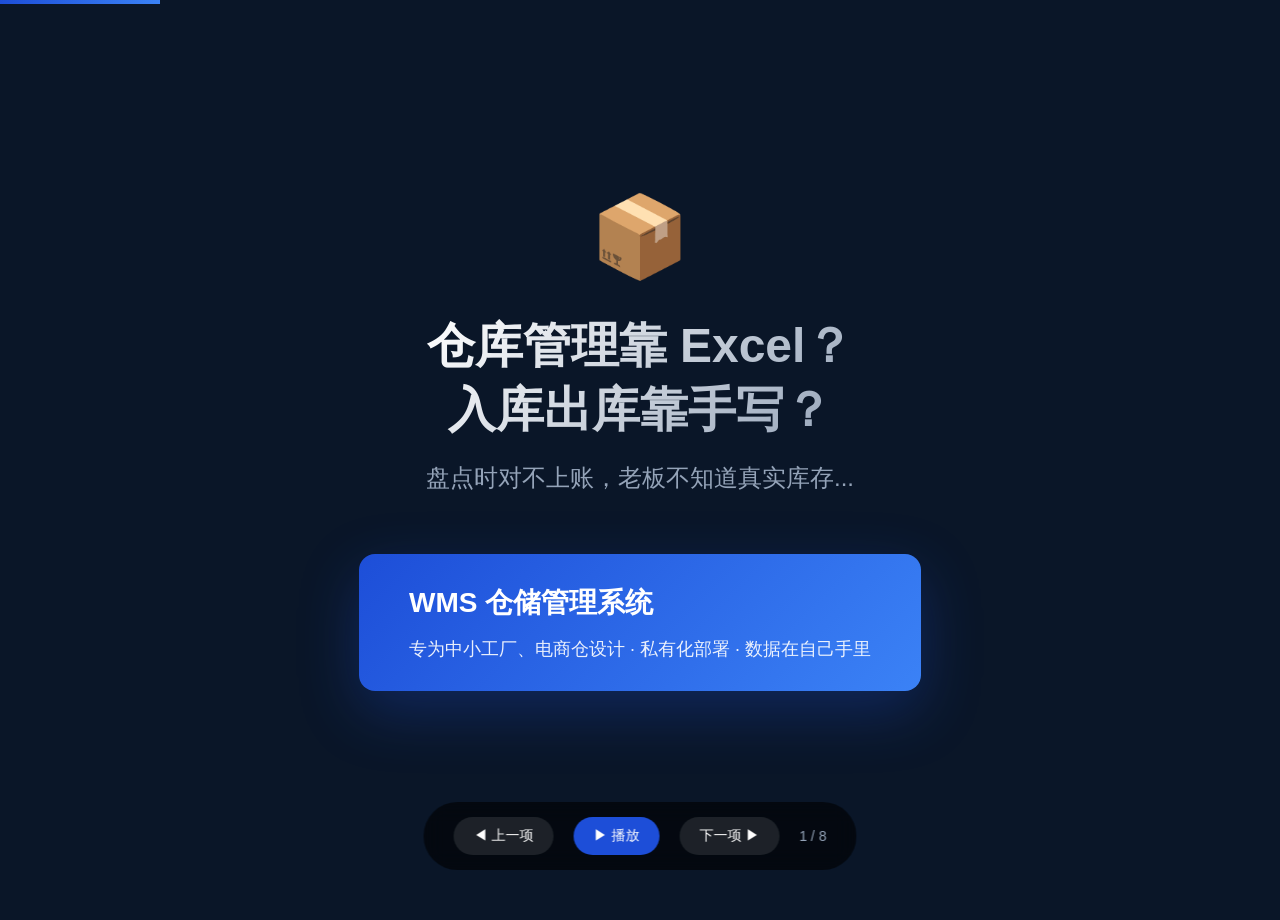
<file: demo.html>
<!DOCTYPE html>
<html lang="zh-CN" data-page-node-id="5q6lyOf0QRMSSB301i1m99">
<head data-page-node-id="MLX5iDRQSI3njQQsCsM6Ki">
    <meta charset="UTF-8" data-page-node-id="XzjEl1yhiwYDE8lIwy8TX8">
    <meta name="viewport" content="width=device-width, initial-scale=1.0" data-page-node-id="Ej5ypzY3iHpJyJQiLoNiX4">
    <title>WMS 仓储管理系统 · 3 分钟演示</title>
    <style>
        * {
            margin: 0;
            padding: 0;
            box-sizing: border-box;
        }

        body {
            font-family: -apple-system, BlinkMacSystemFont, "Segoe UI", "PingFang SC", "Microsoft YaHei", sans-serif;
            background: #0A1628;
            color: #fff;
            overflow: hidden;
        }

        .video-container {
            width: 100vw;
            height: 100vh;
            position: relative;
            display: flex;
            align-items: center;
            justify-content: center;
        }

        .slide {
            position: absolute;
            width: 100%;
            height: 100%;
            display: flex;
            flex-direction: column;
            align-items: center;
            justify-content: center;
            padding: 60px;
            opacity: 0;
            transform: translateY(20px);
            transition: opacity 0.8s ease, transform 0.8s ease;
            pointer-events: none;
        }

        .slide.active {
            opacity: 1;
            transform: translateY(0);
            pointer-events: all;
        }

        .slide-title {
            font-size: 48px;
            font-weight: 700;
            margin-bottom: 20px;
            text-align: center;
            background: linear-gradient(135deg, #fff 0%, #94a3b8 100%);
            -webkit-background-clip: text;
            -webkit-text-fill-color: transparent;
        }

        .slide-subtitle {
            font-size: 24px;
            color: #94a3b8;
            margin-bottom: 40px;
            text-align: center;
        }

        .slide-content {
            max-width: 900px;
            text-align: center;
        }

        .slide-icon {
            font-size: 80px;
            margin-bottom: 30px;
        }

        .highlight-box {
            background: linear-gradient(135deg, #1D4ED8 0%, #3B82F6 100%);
            border-radius: 16px;
            padding: 30px 50px;
            margin: 20px 0;
            box-shadow: 0 20px 60px rgba(29, 78, 216, 0.3);
        }

        .highlight-box h3 {
            font-size: 28px;
            margin-bottom: 15px;
        }

        .highlight-box p {
            font-size: 18px;
            opacity: 0.9;
        }

        .feature-grid {
            display: grid;
            grid-template-columns: repeat(3, 1fr);
            gap: 30px;
            margin-top: 40px;
        }

        .feature-card {
            background: rgba(255, 255, 255, 0.05);
            border: 1px solid rgba(255, 255, 255, 0.1);
            border-radius: 12px;
            padding: 30px;
            text-align: center;
        }

        .feature-card .icon {
            font-size: 40px;
            margin-bottom: 15px;
        }

        .feature-card h4 {
            font-size: 18px;
            margin-bottom: 10px;
        }

        .feature-card p {
            font-size: 14px;
            color: #94a3b8;
        }

        .stats-row {
            display: flex;
            gap: 60px;
            margin-top: 50px;
        }

        .stat-item {
            text-align: center;
        }

        .stat-number {
            font-size: 56px;
            font-weight: 700;
            color: #3B82F6;
        }

        .stat-label {
            font-size: 16px;
            color: #94a3b8;
            margin-top: 8px;
        }

        .cta-box {
            background: linear-gradient(135deg, #059669 0%, #10B981 100%);
            border-radius: 20px;
            padding: 50px 80px;
            text-align: center;
            margin-top: 40px;
        }

        .cta-box h2 {
            font-size: 32px;
            margin-bottom: 20px;
        }

        .cta-box p {
            font-size: 18px;
            opacity: 0.9;
        }

        .controls {
            position: fixed;
            bottom: 30px;
            left: 50%;
            transform: translateX(-50%);
            display: flex;
            gap: 20px;
            align-items: center;
            background: rgba(0, 0, 0, 0.6);
            padding: 15px 30px;
            border-radius: 50px;
            backdrop-filter: blur(10px);
        }

        .btn {
            background: rgba(255, 255, 255, 0.1);
            border: none;
            color: #fff;
            padding: 10px 20px;
            border-radius: 25px;
            cursor: pointer;
            font-size: 14px;
            transition: all 0.3s ease;
        }

        .btn:hover {
            background: rgba(255, 255, 255, 0.2);
        }

        .btn-primary {
            background: #1D4ED8;
        }

        .btn-primary:hover {
            background: #3B82F6;
        }

        .progress-bar {
            position: fixed;
            top: 0;
            left: 0;
            height: 4px;
            background: linear-gradient(90deg, #1D4ED8, #3B82F6);
            transition: width 0.3s ease;
            z-index: 100;
        }

        .slide-counter {
            font-size: 14px;
            color: #94a3b8;
        }

        /* 模拟系统界面 */
        .mock-ui {
            background: #fff;
            border-radius: 12px;
            overflow: hidden;
            width: 800px;
            max-width: 90vw;
            box-shadow: 0 20px 60px rgba(0, 0, 0, 0.5);
        }

        .mock-header {
            background: #1D4ED8;
            color: #fff;
            padding: 15px 20px;
            display: flex;
            align-items: center;
            gap: 15px;
        }

        .mock-sidebar {
            width: 200px;
            background: #0A1628;
            padding: 20px;
            display: flex;
            flex-direction: column;
            gap: 10px;
        }

        .mock-nav-item {
            padding: 10px 15px;
            border-radius: 6px;
            color: #94a3b8;
            font-size: 14px;
        }

        .mock-nav-item.active {
            background: #1D4ED8;
            color: #fff;
        }

        .mock-body {
            flex: 1;
            padding: 20px;
            background: #F5F7FA;
        }

        .mock-table {
            width: 100%;
            background: #fff;
            border-radius: 8px;
            overflow: hidden;
        }

        .mock-table-header {
            display: grid;
            grid-template-columns: 2fr 1fr 1fr 1fr;
            padding: 12px 20px;
            background: #F5F7FA;
            font-weight: 600;
            color: #606266;
            font-size: 13px;
        }

        .mock-table-row {
            display: grid;
            grid-template-columns: 2fr 1fr 1fr 1fr;
            padding: 12px 20px;
            border-bottom: 1px solid #EBEEF5;
            font-size: 13px;
            color: #303133;
        }

        .mock-table-row:hover {
            background: #F5F7FA;
        }

        .badge {
            display: inline-block;
            padding: 4px 10px;
            border-radius: 12px;
            font-size: 12px;
            font-weight: 500;
        }

        .badge-success {
            background: #ECFDF5;
            color: #059669;
        }

        .badge-warning {
            background: #FFFBEB;
            color: #D97706;
        }

        .badge-info {
            background: #EFF6FF;
            color: #1D4ED8;
        }

        /* 动画 */
        @keyframes pulse {
            0%, 100% { transform: scale(1); }
            50% { transform: scale(1.05); }
        }

        @keyframes float {
            0%, 100% { transform: translateY(0); }
            50% { transform: translateY(-10px); }
        }

        .animate-pulse {
            animation: pulse 2s ease-in-out infinite;
        }

        .animate-float {
            animation: float 3s ease-in-out infinite;
        }

        /* 二维码占位 */
        .qr-placeholder {
            width: 120px;
            height: 120px;
            background: #fff;
            border-radius: 12px;
            display: flex;
            align-items: center;
            justify-content: center;
            color: #0A1628;
            font-weight: 600;
            font-size: 14px;
            margin: 20px auto;
        }
    </style>
</head>
<body data-page-node-id="05kuZdFRgJlyQe9f7x54c0">
    <div class="progress-bar" id="progressBar" data-page-node-id="sHPRMGBsgQ8dheWaRYbK5A"></div>

    <div class="video-container" data-page-node-id="Tl6s50fltZWvrqxmn490is">
        <!-- Slide 1: 开场 -->
        <div class="slide active" data-duration="20000" data-page-node-id="OIxH9Zp6ReEyVCOo4O1sV6">
            <div class="slide-icon animate-float" data-page-node-id="5OC98xC1K1DiA5VpZ9mUMY">📦</div>
            <h1 class="slide-title" data-page-node-id="P6T4kiFj7lmmoSCcFG1Rsg">仓库管理靠 Excel？<br data-page-node-id="W8pwww1HPBnJeHSH7LxEoD">入库出库靠手写？</h1>
            <p class="slide-subtitle" data-page-node-id="fVtgu4QyEanM8TvJWTjEfI">盘点时对不上账，老板不知道真实库存...</p>
            <div class="highlight-box" data-page-node-id="mvUksJoLNUOqFbSdTvhNQi">
                <h3 data-page-node-id="vrjflXrUBdMdeRjTZnJq3x">WMS 仓储管理系统</h3>
                <p data-page-node-id="9HDCvgZmKSXB0dlndSGzit">专为中小工厂、电商仓设计 · 私有化部署 · 数据在自己手里</p>
            </div>
        </div>

        <!-- Slide 2: 一键体验 -->
        <div class="slide" data-duration="15000" data-page-node-id="pW4B35rgFt7CLbl4fm8afI">
            <div class="slide-icon" data-page-node-id="F0duUUDxvVyUvflAe9PUJz">🚀</div>
            <h1 class="slide-title" data-page-node-id="2PtLVKcTBD3hEy6Hu49MT8">一键体验，无需录入</h1>
            <p class="slide-subtitle" data-page-node-id="KObLye4v5rndMbW8OhEj2F">下载即用，30 天免费全功能试用</p>
            <div class="feature-grid" data-page-node-id="DYbSp3R0hfDLBg3oNxCSLv">
                <div class="feature-card" data-page-node-id="bFaPfC8wprvWXtoFmfNqPd">
                    <div class="icon" data-page-node-id="UzpOyAGkDqswttcd3Z1fEX">📥</div>
                    <h4 data-page-node-id="c7SgSKZLGETrNHsiraErBX">下载安装</h4>
                    <p data-page-node-id="6XD1KTbuALsSf86nOUGBEG">1 分钟完成安装</p>
                </div>
                <div class="feature-card" data-page-node-id="4eEHS5HPPdC67UEUFkHrEz">
                    <div class="icon" data-page-node-id="qDLSaDzpXWSA7KhyY8SKYo">🎯</div>
                    <h4 data-page-node-id="UDxbxncwnjWeWXVeMTyiFB">导入演示数据</h4>
                    <p data-page-node-id="9FBn5KRohH6bA3arnyrsU6">一键加载完整仓库</p>
                </div>
                <div class="feature-card" data-page-node-id="CGYi3gL2TMpeKNrlhyGGih">
                    <div class="icon" data-page-node-id="CHs3pscATYy9JDguBxM1bI">✅</div>
                    <h4 data-page-node-id="NHE9MXDEPij5sq19nm0X5H">立即体验</h4>
                    <p data-page-node-id="ad10N4U8swGFhvZ8CDwIlU">真实业务场景</p>
                </div>
            </div>
        </div>

        <!-- Slide 3: 入库流程 -->
        <div class="slide" data-duration="25000" data-page-node-id="X9hGMCAGnPCX2ug2BhUdO7">
            <div class="slide-icon" data-page-node-id="kiwtmxK3hHH65QwnGiHvbf">📋</div>
            <h1 class="slide-title" data-page-node-id="7kLXzgMOWokJ8EocfC0qJ2">入库管理 · 扫码收货</h1>
            <p class="slide-subtitle" data-page-node-id="SizOwPAE2Oggr6q2xkenQs">从下单到上架，全流程数字化</p>
            <div class="mock-ui" data-page-node-id="YJZXF1mSKTJfxa0ZB3Fgvp">
                <div class="mock-header" data-page-node-id="CMRJCUc3di4GLhOTAlx9Tl">
                    <span data-page-node-id="mpvocAmK1ORELPyrlzRCGP">📦</span>
                    <span data-page-node-id="OFuB4mAQRfhNnWx0qqPCss">WMS 仓储管理系统 - 入库管理</span>
                </div>
                <div style="display: flex;" data-page-node-id="duYy7VKWdrH1ZVuFDsJOw9">
                    <div class="mock-sidebar" data-page-node-id="EtR6UhYbgCOufwFHWTaocu">
                        <div class="mock-nav-item" data-page-node-id="Z23Rhdk13C0Flxls13lNWC">📊 工作台</div>
                        <div class="mock-nav-item active" data-page-node-id="B9MjVnrtQUtr09RC4MJCtV">📥 入库管理</div>
                        <div class="mock-nav-item" data-page-node-id="e2j0uBQoFQZg60mYsjB8is">📤 出库管理</div>
                        <div class="mock-nav-item" data-page-node-id="kbAi7Q4QYRkklOqibVzcHs">📋 库存管理</div>
                        <div class="mock-nav-item" data-page-node-id="BnGokzArFTiq829EIzDeH9">📊 报表中心</div>
                    </div>
                    <div class="mock-body" style="flex: 1;" data-page-node-id="9gBU4xMRX4UrNO33S0tV31">
                        <div style="margin-bottom: 15px; display: flex; gap: 10px;" data-page-node-id="9yyKXCoHBVWYk4yqCU7Bwx">
                            <button class="btn btn-primary" data-page-node-id="40W1SKZiIPUbLGFZPk4ONH">+ 新建入库单</button>
                            <button class="btn" data-page-node-id="MeHav5Q7ByD3xHmn7IkRz4">📥 扫码收货</button>
                        </div>
                        <div class="mock-table" data-page-node-id="lFjaWERoCDnCNLXwhGgGMZ">
                            <div class="mock-table-header" data-page-node-id="p2kYCmJvN4yJHU1KRBL3k3">
                                <span data-page-node-id="UzYt8C5iGtfsYx3zGFwaP4">入库单号</span>
                                <span data-page-node-id="99a08gxqcsFUwOQMKUkAtB">供应商</span>
                                <span data-page-node-id="ZW4IDVv1U45hBmzy18pplc">状态</span>
                                <span data-page-node-id="KMjYNINKEPJFHTH7H7a9j7">操作</span>
                            </div>
                            <div class="mock-table-row" data-page-node-id="tfFsdu2IEhRxvxr7J8lzTq">
                                <span data-page-node-id="6VFBhH8cEW2DNFw7UniV26">RU20260906001</span>
                                <span data-page-node-id="H1vHhQ6Ax5GiJMaPC7BRUF">华为供应商</span>
                                <span data-page-node-id="sPzA6Ydbxtp31k1LbL4zKx"><span class="badge badge-success" data-page-node-id="iGa89JfXFFrEBU70BoXD27">已完成</span></span>
                                <span data-page-node-id="eDQBiO4Jx0DxJVzAhFr0vm"><button class="btn" style="padding: 5px 10px; font-size: 12px;" data-page-node-id="9wcQCc2pmXn64mBOZVXy7g">查看</button></span>
                            </div>
                            <div class="mock-table-row" data-page-node-id="O2mdgLmaWtXsYpM3hZ1QOm">
                                <span data-page-node-id="IwmsVqy9COmetMffIAesg6">RU20260906002</span>
                                <span data-page-node-id="NcAGUsMNXTSu6LgVETGgWS">小米供应商</span>
                                <span data-page-node-id="pTLwtB4AXPvIgvYPxwa0dR"><span class="badge badge-warning" data-page-node-id="AUVWCPkklHM5BUgR8V2xXd">待收货</span></span>
                                <span data-page-node-id="iEa3PGY5BiEj6yUAlcJO6u"><button class="btn" style="padding: 5px 10px; font-size: 12px;" data-page-node-id="cTGJPypypEoJWJUri6Ps0K">操作</button></span>
                            </div>
                            <div class="mock-table-row" data-page-node-id="5SV3beYCdlSDACOJsLOI4o">
                                <span data-page-node-id="Y4rPPThyX1Rc0tpBS0v6vN">RU20260906003</span>
                                <span data-page-node-id="ZukHjEKhoDc0VcRTWD9Bot">OPPO 供应商</span>
                                <span data-page-node-id="ME0qDIpczO5VHnE8214G8Y"><span class="badge badge-info" data-page-node-id="YqvS4K66lmrgqcq1t0ySYn">拣货中</span></span>
                                <span data-page-node-id="2IT1njIvLJdOjNah0rjQre"><button class="btn" style="padding: 5px 10px; font-size: 12px;" data-page-node-id="5VuYzsmdBMmAYeRFQXvtgt">查看</button></span>
                            </div>
                        </div>
                    </div>
                </div>
            </div>
        </div>

        <!-- Slide 4: 出库流程 -->
        <div class="slide" data-duration="20000" data-page-node-id="wBlHjrmUyD9HMBw5RIqL3L">
            <div class="slide-icon" data-page-node-id="qcny67S9lBMzFbqpJJuL4o">📤</div>
            <h1 class="slide-title" data-page-node-id="FZXEIj1A302hbhgDLPENFl">出库管理 · 智能拣货</h1>
            <p class="slide-subtitle" data-page-node-id="CAYUajErFhUajXgiQ9m555">按指引拣货，扫码确认，效率提升 50%</p>
            <div class="feature-grid" data-page-node-id="xaO5DnrArnIyKGgY5vGa5o">
                <div class="feature-card" data-page-node-id="RJGNDqsnLUEPT5ZQLDwhhz">
                    <div class="icon" data-page-node-id="jmSRgDI03OrNArh3hkwUmm">📝</div>
                    <h4 data-page-node-id="BYgAeQRPHYQUAsxthhfRyM">创建出库单</h4>
                    <p data-page-node-id="6wSByTZDRS5kuyELBB9HxH">一键生成拣货任务</p>
                </div>
                <div class="feature-card" data-page-node-id="lzjEQsEGa371TPDW5v0IIw">
                    <div class="icon" data-page-node-id="XAbViCMErr6ww3pniTmegj">📍</div>
                    <h4 data-page-node-id="PZIOaLeZsCdgQIvhHRHdh2">智能拣货指引</h4>
                    <p data-page-node-id="gVIAtTZyCh8MLxVrTawIHD">系统推荐最优路径</p>
                </div>
                <div class="feature-card" data-page-node-id="9jt2WMXxCWU2pH7Hz28VFg">
                    <div class="icon" data-page-node-id="pjk38PjpmaE0wgPlRyJisa">✅</div>
                    <h4 data-page-node-id="tie9dvmP8PFVsdU6qLrmFe">扫码复核发货</h4>
                    <p data-page-node-id="bMerf4AbA6U1HulvUfAJNn">防错防漏，实时准确</p>
                </div>
            </div>
        </div>

        <!-- Slide 5: 库存盘点 -->
        <div class="slide" data-duration="20000" data-page-node-id="jES8mBZPyoL7oCKpwMdaRY">
            <div class="slide-icon" data-page-node-id="ys2cCvRL2GRMpQcAifiAuC">📊</div>
            <h1 class="slide-title" data-page-node-id="GgFCPToqoM19RG6mKnDJe3">库存盘点 · 一键盘点</h1>
            <p class="slide-subtitle" data-page-node-id="t2HTADGoQR4NbVWwIDZs7v">从半天缩短到 1 小时，差异自动生成报表</p>
            <div class="stats-row" data-page-node-id="bGHiPtGKZ3F3KkFLZuUpQH">
                <div class="stat-item" data-page-node-id="WUB0hH0mTbSYdOy9XHANDQ">
                    <div class="stat-number" data-page-node-id="DwrBUDnSN7nflfoIFsL9Md">50%</div>
                    <div class="stat-label" data-page-node-id="bKr6F2OlfIszVxHoDZGogz">盘点效率提升</div>
                </div>
                <div class="stat-item" data-page-node-id="nC0o0PdGhj1nXFg3riNen8">
                    <div class="stat-number" data-page-node-id="CE51Q2BTMahOLPYHK2jhvZ">99.9%</div>
                    <div class="stat-label" data-page-node-id="E1idrAeSz6sRiqNWPDVnSm">库存准确率</div>
                </div>
                <div class="stat-item" data-page-node-id="By1CmodLAsxiquZe0mTl9Q">
                    <div class="stat-number" data-page-node-id="5YMBa6xwf7KEL6nbfdgGlr">0</div>
                    <div class="stat-label" data-page-node-id="gsBOO9IOy8opbSiHyiEHZS">人工差错率</div>
                </div>
            </div>
        </div>

        <!-- Slide 6: 数据看板 -->
        <div class="slide" data-duration="20000" data-page-node-id="0IxEhFScAWmmOrLJmV40rs">
            <div class="slide-icon" data-page-node-id="hu43PtxHf9y1hnICyj0yen">📈</div>
            <h1 class="slide-title" data-page-node-id="qPpBRYG3YjpvSyMi4AzPdL">数据看板 · 手机实时看</h1>
            <p class="slide-subtitle" data-page-node-id="kZMdNsKAERwkJA8EPP4OQZ">今日出入库、库存预警、待审核单据，一目了然</p>
            <div class="mock-ui" data-page-node-id="cpnMkHFkImGbifBeKK1VHi">
                <div class="mock-header" data-page-node-id="ZfcTfYIYzfJT4npmHzBgDT">
                    <span data-page-node-id="qKCaSAsiHLyt8HLcA2QsSM">📊</span>
                    <span data-page-node-id="GmKk2ZpkC2YrC7ErpgIAcW">WMS - 数据看板</span>
                </div>
                <div class="mock-body" data-page-node-id="J2TdwKFhaw4iepcdRuO16M">
                    <div style="display: grid; grid-template-columns: repeat(4, 1fr); gap: 15px; margin-bottom: 20px;" data-page-node-id="SOuV8158HSyj2Q090QH7Lh">
                        <div class="feature-card" style="padding: 20px;" data-page-node-id="qT4uaDuxzQqsygMqt5OasL">
                            <div style="font-size: 32px; font-weight: 700; color: #1D4ED8;" data-page-node-id="gfw8DWS9K3mhcfXAXIZoFZ">156</div>
                            <div style="font-size: 13px; color: #606266;" data-page-node-id="T6hS1YuF8woxAiL4E3PEEw">今日入库</div>
                        </div>
                        <div class="feature-card" style="padding: 20px;" data-page-node-id="v3ExkLw3FFdODMFiQakGQc">
                            <div style="font-size: 32px; font-weight: 700; color: #059669;" data-page-node-id="9XSHnebISOJ9QxlKNmX2pS">142</div>
                            <div style="font-size: 13px; color: #606266;" data-page-node-id="sHF7iZ7BrmAjCEQD7BuAFI">今日出库</div>
                        </div>
                        <div class="feature-card" style="padding: 20px;" data-page-node-id="olJMWwnvj76R7aJsif6Jx1">
                            <div style="font-size: 32px; font-weight: 700; color: #D97706;" data-page-node-id="Bj2Q8jrKsDfoMMYfyZqxXn">8</div>
                            <div style="font-size: 13px; color: #606266;" data-page-node-id="Iq6B1Xe09yJuL8KJNx5R3E">待审核</div>
                        </div>
                        <div class="feature-card" style="padding: 20px;" data-page-node-id="L0PvbZAp5ojRYoHFJRPvpB">
                            <div style="font-size: 32px; font-weight: 700; color: #DC2626;" data-page-node-id="6GT1R1WoNHSLFM5repX23O">3</div>
                            <div style="font-size: 13px; color: #606266;" data-page-node-id="mUC6QNmG10OAM8k4cRqk7p">库存预警</div>
                        </div>
                    </div>
                    <div style="background: #fff; padding: 20px; border-radius: 8px;" data-page-node-id="m5CeaDNsJ4ckFom7CHWbGO">
                        <div style="font-weight: 600; margin-bottom: 15px; color: #303133;" data-page-node-id="e4mA1A0EZSDT8nDGh8AtY7">近 7 天出入库趋势</div>
                        <div style="height: 150px; background: linear-gradient(180deg, rgba(29,78,216,0.1) 0%, rgba(29,78,216,0) 100%); border-radius: 8px; display: flex; align-items: flex-end; padding: 10px; gap: 8px;" data-page-node-id="brWEKYwNUpWtLJJvK4kDP1">
                            <div style="flex: 1; background: #1D4ED8; height: 60%; border-radius: 4px;" data-page-node-id="cyij33DXPL6pKAC02ctGAk"></div>
                            <div style="flex: 1; background: #3B82F6; height: 80%; border-radius: 4px;" data-page-node-id="E0F8ROYwdtWFkFUL8x3q8c"></div>
                            <div style="flex: 1; background: #1D4ED8; height: 45%; border-radius: 4px;" data-page-node-id="WsCxHUMoPejP6s3OySo9wr"></div>
                            <div style="flex: 1; background: #3B82F6; height: 90%; border-radius: 4px;" data-page-node-id="YhiHQnf6yQ6mMdm5vnQkkq"></div>
                            <div style="flex: 1; background: #1D4ED8; height: 70%; border-radius: 4px;" data-page-node-id="aiwp35yuFksxnUZmD0AE4r"></div>
                            <div style="flex: 1; background: #3B82F6; height: 55%; border-radius: 4px;" data-page-node-id="u4XGRp2o37vjwYIr2DpAYc"></div>
                            <div style="flex: 1; background: #1D4ED8; height: 85%; border-radius: 4px;" data-page-node-id="sfL47MJOmLWaH4bNQy37yu"></div>
                        </div>
                    </div>
                </div>
            </div>
        </div>

        <!-- Slide 7: 核心优势 -->
        <div class="slide" data-duration="15000" data-page-node-id="QBTTmjFH7wk8xuWrVpG0Gf">
            <div class="slide-icon" data-page-node-id="n4PECgWFIuqAMiddEpcJDj">⭐</div>
            <h1 class="slide-title" data-page-node-id="aMr9vJFfj1N8pGdtJWGBJK">核心优势</h1>
            <div class="feature-grid" style="grid-template-columns: repeat(2, 1fr);" data-page-node-id="nf87eBmGiKwHipRdJmyItK">
                <div class="feature-card" data-page-node-id="nwtl8J10C1UOMq4MgQ48o4">
                    <div class="icon" data-page-node-id="U7RsW9aGT4Qul7Cgwn9he2">🔒</div>
                    <h4 data-page-node-id="UYXe424rqsMUfDGPYw09TI">私有化部署</h4>
                    <p data-page-node-id="JBf0taUAXBzeoWt3bqz96r">数据存在自己电脑，<br data-page-node-id="AF7Ytbo5z8597LfMlgNwg7">安全可控</p>
                </div>
                <div class="feature-card" data-page-node-id="3o05mHRdEp7fA2d5FZqYKR">
                    <div class="icon" data-page-node-id="5y9qViwFVSq49BmBT9kL2l">📱</div>
                    <h4 data-page-node-id="AteL0nFTRjgAynmPIVXUbm">手机 PDA 可用</h4>
                    <p data-page-node-id="kX7qet5nZJhcZRXNZCG1AF">扫码操作，<br data-page-node-id="fDbUBnEeg15Wa0oittgWaB">仓库工人轻松上手</p>
                </div>
                <div class="feature-card" data-page-node-id="hhefIYIecnBez6abkEEqTN">
                    <div class="icon" data-page-node-id="P4qYxvyRwXAbkdL5MG3W0J">💰</div>
                    <h4 data-page-node-id="g7v0DbHQcuqwXKkIhMVtGA">一次买断</h4>
                    <p data-page-node-id="IpgEwSI4UCwEs6YRtSPEdS">¥9,800 起，<br data-page-node-id="SFiE3CCWyHmtzklEGzy2Fj">无年费压力</p>
                </div>
                <div class="feature-card" data-page-node-id="6j4mu8BrnGfdFkisANqqYi">
                    <div class="icon" data-page-node-id="MO7KTqDlF9wDvcrwNSMUiy">🎁</div>
                    <h4 data-page-node-id="cUvoWk9v6t27BqERcF29Qf">30 天免费试用</h4>
                    <p data-page-node-id="jkTe2qKPbXs718VRvYl7gD">无需注册，<br data-page-node-id="rSxtbwV2LzIoo4SUSAFs7Z">下载即用</p>
                </div>
            </div>
        </div>

        <!-- Slide 8: 行动号召 -->
        <div class="slide" data-duration="20000" data-page-node-id="xrSNv40WtP9YAFsqwRevhT">
            <div class="slide-icon animate-pulse" data-page-node-id="00koMHb2DiPcQ8DEEV7V4o">🎯</div>
            <h1 class="slide-title" data-page-node-id="HHhiEKYiTUqEe1ZEu4PyFb">立即开始免费试用</h1>
            <p class="slide-subtitle" data-page-node-id="XEA54K3W5CxhxQmza7M1PE">30 天全功能体验，无需联网，无需注册</p>
            <div class="cta-box" data-page-node-id="lznxamEV27Gwvs7j5ZTy7M">
                <h2 data-page-node-id="KyA1xxSdPrzvumhyQeER1H">访问官网下载安装</h2>
                <p data-page-node-id="IeFoG0xR1j2zAFZti2Qw4A">https://aying-0829.github.io/wms-download/</p>
                <div class="qr-placeholder" data-page-node-id="GjrLdE4igKl1Jhs3qvj3TC">扫码下载</div>
                <p style="margin-top: 20px; font-size: 16px;" data-page-node-id="xIFrIa3suymoxKpYLvtqai">
                    演示账号：admin / Admin@123456<br data-page-node-id="mwAuZB4Iawsgfp0Gm0miwB">
                    客服热线：400-XXX-XXXX
                </p>
            </div>
        </div>
    </div>

    <!-- 控制按钮 -->
    <div class="controls" data-page-node-id="9D86iWoUQswiGFpLgTxmsH">
        <button class="btn" onclick="prevSlide()" data-page-node-id="xkQpM8msOQqa8IpZOFX8Fm">◀ 上一项</button>
        <button class="btn btn-primary" id="playBtn" onclick="togglePlay()" data-page-node-id="PddgxRyXCKja0h4MQZY9aY">▶ 播放</button>
        <button class="btn" onclick="nextSlide()" data-page-node-id="qksMaoKSsLDu0wsqgUo4IO">下一项 ▶</button>
        <span class="slide-counter" id="slideCounter" data-page-node-id="9BkZSwASCchbo62FGEkjDw">1 / 8</span>
    </div>

    <script>
        const slides = document.querySelectorAll('.slide');
        const progressBar = document.getElementById('progressBar');
        const slideCounter = document.getElementById('slideCounter');
        const playBtn = document.getElementById('playBtn');
        let currentIndex = 0;
        let isPlaying = false;
        let timer = null;

        function showSlide(index) {
            slides.forEach((slide, i) => {
                slide.classList.toggle('active', i === index);
            });
            slideCounter.textContent = `${index + 1} / ${slides.length}`;
            updateProgress();
        }

        function updateProgress() {
            const progress = ((currentIndex + 1) / slides.length) * 100;
            progressBar.style.width = `${progress}%`;
        }

        function nextSlide() {
            if (currentIndex < slides.length - 1) {
                currentIndex++;
                showSlide(currentIndex);
            } else {
                // 循环播放
                currentIndex = 0;
                showSlide(currentIndex);
            }
        }

        function prevSlide() {
            if (currentIndex > 0) {
                currentIndex--;
                showSlide(currentIndex);
            }
        }

        function togglePlay() {
            isPlaying = !isPlaying;
            playBtn.textContent = isPlaying ? '⏸ 暂停' : '▶ 播放';

            if (isPlaying) {
                timer = setInterval(() => {
                    nextSlide();
                }, 8000);
            } else {
                clearInterval(timer);
            }
        }

        // 键盘控制
        document.addEventListener('keydown', (e) => {
            if (e.key === 'ArrowRight' || e.key === ' ') {
                nextSlide();
            } else if (e.key === 'ArrowLeft') {
                prevSlide();
            } else if (e.key === 'p' || e.key === 'P') {
                togglePlay();
            }
        });

        // 初始化
        showSlide(0);
    </script>
</body>
</html>
</file>
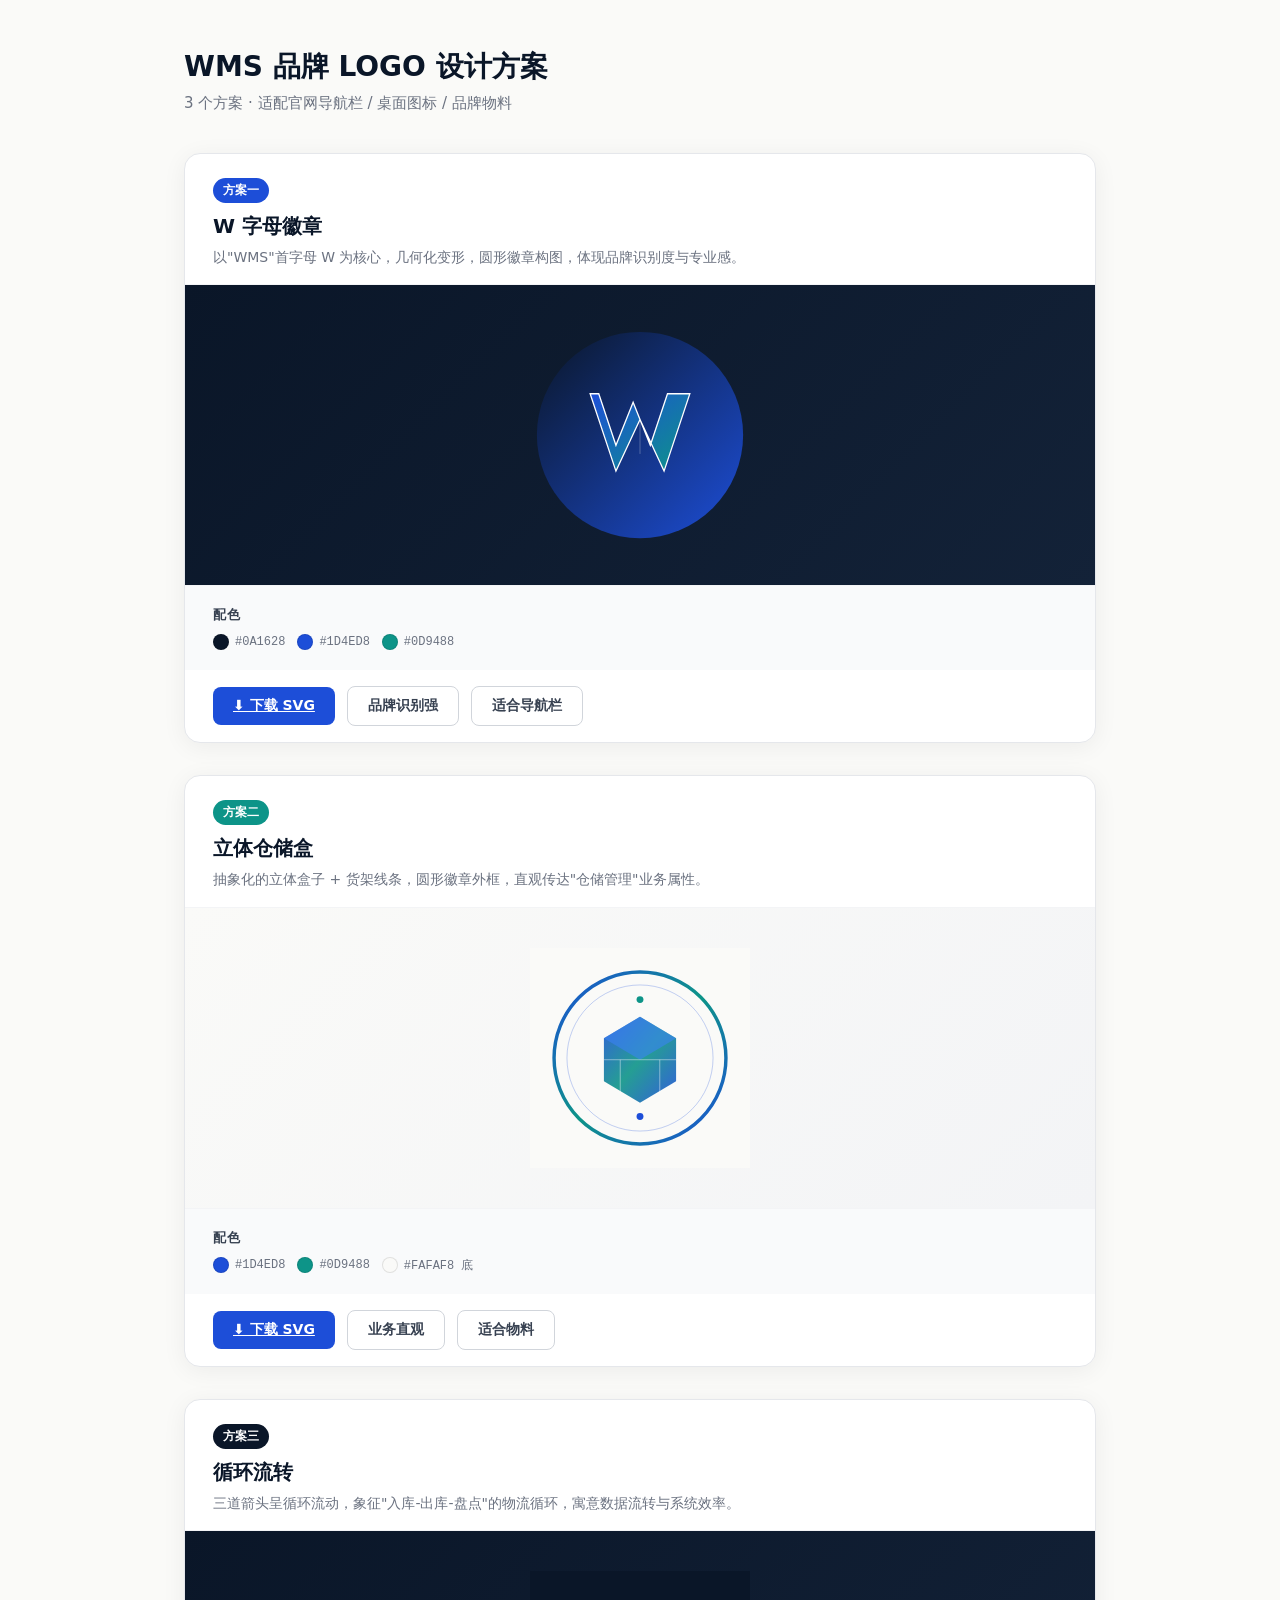
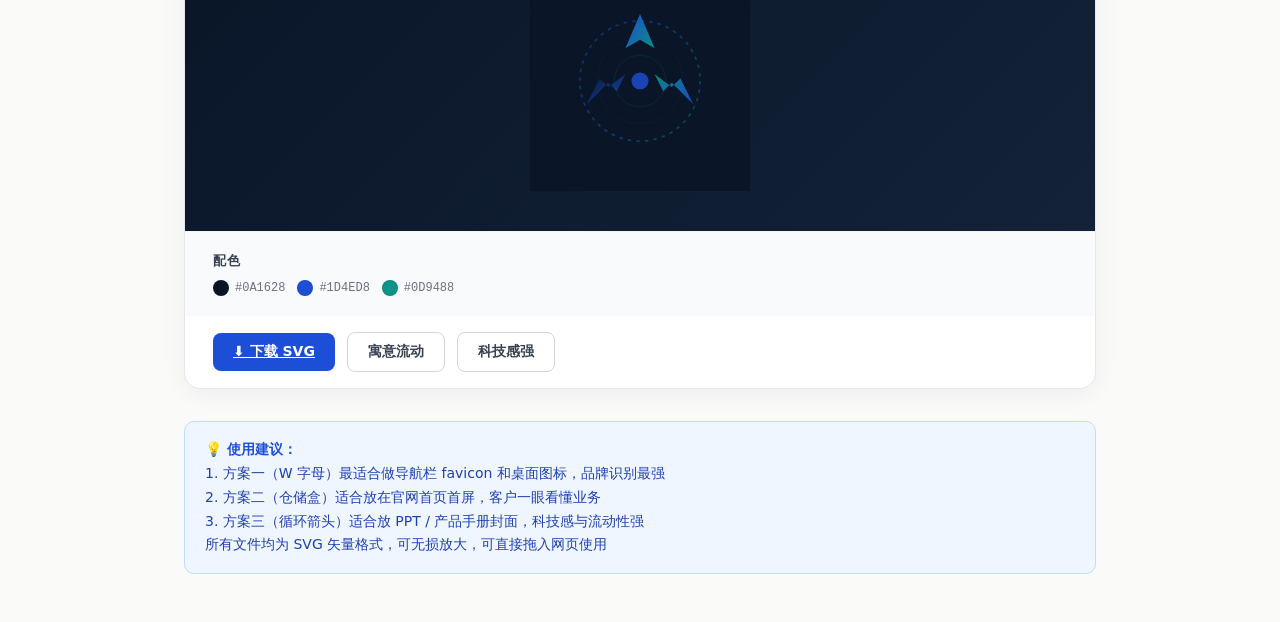
<file: logo/preview.html>
<!DOCTYPE html>
<html lang="zh-CN" data-page-node-id="SNOUl75vpBMczf9M3KNyzO">
<head data-page-node-id="PYVCvRnjqS7bfgpaax3guO">
<meta charset="UTF-8" data-page-node-id="PybbLFgDs8EG61Clhc8oiq">
<meta name="viewport" content="width=device-width, initial-scale=1.0" data-page-node-id="dVF3sC60ofFASS7FEeUoPH">
<title>WMS 品牌 LOGO 方案展示</title>
<style>
* { box-sizing: border-box; margin: 0; padding: 0; }
body { font-family: "PingFang SC", "Microsoft YaHei", system-ui, sans-serif; background: #FAFAF8; color: #1F2937; }
.container { max-width: 960px; margin: 0 auto; padding: 48px 24px; }
h1 { font-size: 28px; font-weight: 800; margin-bottom: 8px; color: #0A1628; }
.subtitle { color: #6B7280; margin-bottom: 40px; font-size: 15px; }
.cards { display: grid; gap: 32px; }
.card { background: white; border-radius: 16px; overflow: hidden; box-shadow: 0 4px 24px rgba(0,0,0,0.06); border: 1px solid #E5E7EB; }
.card-header { padding: 24px 28px 16px; border-bottom: 1px solid #F3F4F6; }
.card-label { display: inline-block; background: #1D4ED8; color: white; font-size: 12px; font-weight: 700; padding: 4px 10px; border-radius: 20px; margin-bottom: 10px; }
.card-title { font-size: 20px; font-weight: 700; color: #0A1628; }
.card-desc { font-size: 14px; color: #6B7280; margin-top: 6px; line-height: 1.6; }
.card-preview { display: flex; justify-content: center; padding: 40px 28px; background: linear-gradient(135deg, #FAFAF8 0%, #F3F4F6 100%); }
.card-preview.dark { background: linear-gradient(135deg, #0A1628 0%, #132238 100%); }
.card-preview svg { max-width: 240px; height: auto; }
.card-meta { padding: 20px 28px; background: #F9FAFB; border-top: 1px solid #F3F4F6; }
.card-meta h4 { font-size: 13px; font-weight: 600; color: #374151; margin-bottom: 10px; text-transform: uppercase; letter-spacing: 0.05em; }
.swatches { display: flex; gap: 12px; }
.swatch { display: flex; align-items: center; gap: 6px; font-size: 12px; color: #6B7280; font-family: monospace; }
.swatch-dot { width: 16px; height: 16px; border-radius: 50%; border: 1px solid rgba(0,0,0,0.1); }
.card-footer { padding: 16px 28px; display: flex; gap: 12px; align-items: center; }
.btn { display: inline-flex; align-items: center; gap: 6px; padding: 10px 20px; border-radius: 8px; font-size: 14px; font-weight: 600; cursor: pointer; transition: all 0.2s; border: none; }
.btn-primary { background: #1D4ED8; color: white; }
.btn-primary:hover { background: #1E40AF; }
.btn-outline { background: transparent; color: #374151; border: 1px solid #D1D5DB; }
.btn-outline:hover { background: #F9FAFB; }
.note { margin-top: 32px; padding: 16px 20px; background: #EFF6FF; border: 1px solid #BFDBFE; border-radius: 10px; font-size: 14px; color: #1E40AF; line-height: 1.7; }
.note strong { color: #1D4ED8; }
</style>
</head>
<body data-page-node-id="t5gTV9KFDKpKGh1BFt95TH">
<div class="container" data-page-node-id="hYRnYInuZAMQUymDiQIvk4">
  <h1 data-page-node-id="tJD0C2Pg1aRgqvVNJFn8BT">WMS 品牌 LOGO 设计方案</h1>
  <p class="subtitle" data-page-node-id="poJvDjzrhavAg2dRkpQpVG">3 个方案 · 适配官网导航栏 / 桌面图标 / 品牌物料</p>

  <div class="cards" data-page-node-id="DOyHIp1vKMtNX76hkLW58L">
    <!-- 方案一 -->
    <div class="card" data-page-node-id="K6aMhBD7RHOoLqT5Gct0t7">
      <div class="card-header" data-page-node-id="ZMq1fWg0HUR2ehJEntgyxa">
        <span class="card-label" data-page-node-id="L7niA8LCEMZN3M4gJWPfLq">方案一</span>
        <div class="card-title" data-page-node-id="Rk0dcFNEufVRFzXw3oW4si">W 字母徽章</div>
        <div class="card-desc" data-page-node-id="RdmzfAIlY0wxABsLxY82N0">以"WMS"首字母 W 为核心，几何化变形，圆形徽章构图，体现品牌识别度与专业感。</div>
      </div>
      <div class="card-preview dark" data-page-node-id="kApF7GtLH08FIbEVh8rq1U">
        <svg xmlns="http://www.w3.org/2000/svg" viewBox="0 0 512 512" width="220" height="220" data-page-node-id="2u3w4WpJNHcrsDqI1kmuXF">
          <defs data-page-node-id="Ew2D62VHBDBaZkgAB4mfOu">
            <linearGradient id="g1" x1="0%" y1="0%" x2="100%" y2="100%" data-page-node-id="LSCU4uI6TeQzxzXekuEeSB">
              <stop offset="0%" stop-color="#1D4ED8" data-page-node-id="CsTV4vd7lgjhFHV9DhyFPT"/>
              <stop offset="100%" stop-color="#0D9488" data-page-node-id="ehxYzwCzKS0siq2op7KlSj"/>
            </linearGradient>
            <linearGradient id="g2" x1="0%" y1="0%" x2="100%" y2="100%" data-page-node-id="3CWJ1YysVjPykbNPLcUiek">
              <stop offset="0%" stop-color="#0A1628" data-page-node-id="i6iPMGyRe0v7lljmPV2jyr"/>
              <stop offset="100%" stop-color="#1D4ED8" data-page-node-id="nPo8hP2vFgEJ8WC5aZ1nAu"/>
            </linearGradient>
          </defs>
          <circle cx="256" cy="256" r="240" fill="url(#g2)" data-page-node-id="ngHepdsIFeFryb8z6JVufP"/>
          <path d="M140 160 L200 340 L256 220 L312 340 L372 160 L320 160 L280 280 L240 180 L200 280 L160 160 Z" fill="url(#g1)" stroke="white" stroke-width="3" data-page-node-id="Oxim7P0KlFwuZG9sXjSoF8"/>
          <line x1="256" y1="220" x2="256" y2="300" stroke="white" stroke-width="2" opacity="0.3" data-page-node-id="TooNRr64sRdrSql0FinW8A"/>
        </svg>
      </div>
      <div class="card-meta" data-page-node-id="VyxS5sArau2tLyk0UZdRt3">
        <h4 data-page-node-id="E2PopnminU41EHwJ8tgmGX">配色</h4>
        <div class="swatches" data-page-node-id="Mp1f4K9xSpd0PNS4RN75gt">
          <div class="swatch" data-page-node-id="Frwcf4wBCS129r6j2H3p8t"><div class="swatch-dot" style="background:#0A1628" data-page-node-id="GC5raBacBmAzU63W0G02Ua"></div>#0A1628</div>
          <div class="swatch" data-page-node-id="om8JKKE04skg0GBrMAIVcT"><div class="swatch-dot" style="background:#1D4ED8" data-page-node-id="fUIrArnHfaMqOZ7S5DEylW"></div>#1D4ED8</div>
          <div class="swatch" data-page-node-id="HQ4e0QFfymIxv7Yin2GIzE"><div class="swatch-dot" style="background:#0D9488" data-page-node-id="HjfSkR6zkOtYCiBT4DdlXb"></div>#0D9488</div>
        </div>
      </div>
      <div class="card-footer" data-page-node-id="YVDmbAGcbv4Fs6EZ1731ud">
        <a class="btn btn-primary" href="logo/wms-logo-1-w-monogram.svg" download data-page-node-id="p7hDnbEQBjl2rekDLrKpop">⬇ 下载 SVG</a>
        <span class="btn btn-outline" data-page-node-id="hOwaNnBiBODD7bTvfQCSFF">品牌识别强</span>
        <span class="btn btn-outline" data-page-node-id="ez48dBhnj9i9q8ZYaG20kT">适合导航栏</span>
      </div>
    </div>

    <!-- 方案二 -->
    <div class="card" data-page-node-id="jEBm5DXu9Zaxs0S7NjCZI1">
      <div class="card-header" data-page-node-id="pEKxB557V9xwrT0PmOiNAw">
        <span class="card-label" style="background:#0D9488" data-page-node-id="ZRCBS94b6dvza3seDdlJC5">方案二</span>
        <div class="card-title" data-page-node-id="rLTr6SposMSHz2EVFu7byF">立体仓储盒</div>
        <div class="card-desc" data-page-node-id="j95slPzqXBwYMwDFrpUegI">抽象化的立体盒子 + 货架线条，圆形徽章外框，直观传达"仓储管理"业务属性。</div>
      </div>
      <div class="card-preview" data-page-node-id="ihGBbHQxAsqXvg3Rf4CFoK">
        <svg xmlns="http://www.w3.org/2000/svg" viewBox="0 0 512 512" width="220" height="220" data-page-node-id="MbJKPBhmx5FhT2LwQTG1hH">
          <defs data-page-node-id="Q08j6pf9TFzRiuepL4pbTW">
            <linearGradient id="boxGrad" x1="0%" y1="0%" x2="100%" y2="100%" data-page-node-id="7WHsSPJ8DWFgV8gzM0QZcG">
              <stop offset="0%" stop-color="#1D4ED8" data-page-node-id="l2beBp4TC6gcuQaoCdqlmU"/>
              <stop offset="50%" stop-color="#0D9488" data-page-node-id="xEg1LishPNN9R51jUZjDWv"/>
              <stop offset="100%" stop-color="#1D4ED8" data-page-node-id="hLuGMWVyhoKFrGFbjVLL1P"/>
            </linearGradient>
          </defs>
          <rect width="512" height="512" fill="#FAFAF8" data-page-node-id="kX4G8kLcJKQhclJzBUZnPg"/>
          <circle cx="256" cy="256" r="200" fill="none" stroke="url(#boxGrad)" stroke-width="8" data-page-node-id="VuxAc2KFTDPqFBZl2XSn0z"/>
          <circle cx="256" cy="256" r="170" fill="none" stroke="#1D4ED8" stroke-width="2" opacity="0.3" data-page-node-id="YIW6A7dJQjtzIYQHg8vaBF"/>
          <path d="M256 160 L340 210 L340 310 L256 360 L172 310 L172 210 Z" fill="url(#boxGrad)" opacity="0.9" data-page-node-id="H3HO5ei6WoAwYegXjDeiUH"/>
          <path d="M256 160 L340 210 L256 260 L172 210 Z" fill="#3B82F6" opacity="0.6" data-page-node-id="M7jrIbyWMAiS6ZmidGKUo9"/>
          <line x1="172" y1="260" x2="340" y2="260" stroke="white" stroke-width="2" opacity="0.5" data-page-node-id="pdOHbDE2xDZwJ7Qqpvnc1r"/>
          <line x1="210" y1="260" x2="210" y2="340" stroke="white" stroke-width="2" opacity="0.5" data-page-node-id="AQh2LP3VdnBxC1CRRxwWeu"/>
          <line x1="302" y1="260" x2="302" y2="340" stroke="white" stroke-width="2" opacity="0.5" data-page-node-id="nKNLA3zgKnw5FSVRp4SqGc"/>
          <circle cx="256" cy="120" r="8" fill="#0D9488" data-page-node-id="t1CVlctBgWDWE9OjCdwZpW"/>
          <circle cx="256" cy="392" r="8" fill="#1D4ED8" data-page-node-id="fJvzEI0gJKGRwXSFtcoYC2"/>
        </svg>
      </div>
      <div class="card-meta" data-page-node-id="KdZDSvOSCdhBVCglZWPFtZ">
        <h4 data-page-node-id="poOCuLXavOPt96GaiB2ZlD">配色</h4>
        <div class="swatches" data-page-node-id="cQ7isDP7MZxZJD1DLKOsof">
          <div class="swatch" data-page-node-id="NkCRAi1BOCQyiHvnFSF4aZ"><div class="swatch-dot" style="background:#1D4ED8" data-page-node-id="VZtbHIYpYFHiq5wirXJuey"></div>#1D4ED8</div>
          <div class="swatch" data-page-node-id="FIlMw8vVCkTVw94qHW0OjA"><div class="swatch-dot" style="background:#0D9488" data-page-node-id="zTRv4IG7TtCSGZZIHvAPKe"></div>#0D9488</div>
          <div class="swatch" data-page-node-id="Ky4PH2v5EGB3jEL3arcsGr"><div class="swatch-dot" style="background:#FAFAF8" data-page-node-id="PUBRTCGWG8vWLZFOuRd2eS"></div>#FAFAF8 底</div>
        </div>
      </div>
      <div class="card-footer" data-page-node-id="qiI1xEDuqwXyVRpzc6nBBz">
        <a class="btn btn-primary" href="logo/wms-logo-2-box.svg" download data-page-node-id="n56TWIdF55jb0atlKZNWDL">⬇ 下载 SVG</a>
        <span class="btn btn-outline" data-page-node-id="YhmXKP0ftKSmpOK7JtGKDx">业务直观</span>
        <span class="btn btn-outline" data-page-node-id="WeZyOeIrt9XRBQ3TBcal46">适合物料</span>
      </div>
    </div>

    <!-- 方案三 -->
    <div class="card" data-page-node-id="2mEV9pM6nHrKDDRjpTlIQA">
      <div class="card-header" data-page-node-id="BfeF3VJ7Gtv9pYFfNOEmMu">
        <span class="card-label" style="background:#0A1628" data-page-node-id="R5TElIRyHWKXGzgSPhjl8k">方案三</span>
        <div class="card-title" data-page-node-id="mhw1bWAjlxaLYLgt0NJXTs">循环流转</div>
        <div class="card-desc" data-page-node-id="GGTB7vajdXhAhplvU7G3u8">三道箭头呈循环流动，象征"入库-出库-盘点"的物流循环，寓意数据流转与系统效率。</div>
      </div>
      <div class="card-preview dark" data-page-node-id="z2EADpF3CxfdyfrGGsESNf">
        <svg xmlns="http://www.w3.org/2000/svg" viewBox="0 0 512 512" width="220" height="220" data-page-node-id="7779b5R4TZKz45b2e3ID61">
          <defs data-page-node-id="5FY6FDaDS9DHpFogHcfBTT">
            <linearGradient id="arrow1" x1="0%" y1="0%" x2="100%" y2="100%" data-page-node-id="Q1JZBd1dmZU8JsOQsYSPlY">
              <stop offset="0%" stop-color="#1D4ED8" data-page-node-id="PELduzQnswwLbsxV7V0UF2"/>
              <stop offset="100%" stop-color="#0D9488" data-page-node-id="xoQgIVs7oo3BwQJvT2oZla"/>
            </linearGradient>
            <linearGradient id="arrow2" x1="0%" y1="0%" x2="100%" y2="100%" data-page-node-id="7o9azbRpmCdvMURkBJym5V">
              <stop offset="0%" stop-color="#0D9488" data-page-node-id="lC4LD9BXrvNFVXlXKvqb9j"/>
              <stop offset="100%" stop-color="#1D4ED8" data-page-node-id="i6R61IlgUxOgZ2qBdlw9Lh"/>
            </linearGradient>
            <linearGradient id="arrow3" x1="0%" y1="0%" x2="100%" y2="100%" data-page-node-id="IPLRqD0dts26aSAuwhlo10">
              <stop offset="0%" stop-color="#0A1628" data-page-node-id="mugOqiXeadmmP5YXkEISks"/>
              <stop offset="100%" stop-color="#1D4ED8" data-page-node-id="I0xC46mat0vKyLNltaGqN7"/>
            </linearGradient>
          </defs>
          <rect width="512" height="512" fill="#0A1628" data-page-node-id="rDkj6lYuwUKa6W2tx8xYt0"/>
          <path d="M256 100 L290 180 L256 160 L222 180 Z" fill="url(#arrow1)" opacity="0.95" data-page-node-id="THNt7frk0nu6HOUVbJl0Ln"/>
          <path d="M380 310 L350 250 L330 270 L290 240 L310 280 L330 260 Z" fill="url(#arrow2)" opacity="0.9" data-page-node-id="vaf9KFFdgnKc96fki6dgnh"/>
          <path d="M132 310 L162 250 L182 270 L222 240 L202 280 L182 260 Z" fill="url(#arrow3)" opacity="0.85" data-page-node-id="CHCEyZz9tyJ9tUqar5SnV9"/>
          <circle cx="256" cy="256" r="140" fill="none" stroke="url(#arrow1)" stroke-width="4" stroke-dasharray="8 12" opacity="0.4" data-page-node-id="AfqjkWnDgFKeGuOtDvZCPn"/>
          <circle cx="256" cy="256" r="20" fill="#1D4ED8" opacity="0.8" data-page-node-id="bnhvSt8eg43dlB77FCNJ2k"/>
          <circle cx="256" cy="256" r="60" fill="none" stroke="#0D9488" stroke-width="1" opacity="0.3" data-page-node-id="JJmr01qvELAHr9xKu1swWc"/>
          <circle cx="256" cy="256" r="100" fill="none" stroke="#1D4ED8" stroke-width="1" opacity="0.2" data-page-node-id="he6EnKIjTft5hyo0F2PFMs"/>
        </svg>
      </div>
      <div class="card-meta" data-page-node-id="9TtrhoSEBuWaBGZic7vB45">
        <h4 data-page-node-id="dGOmlz3g5UWgXRV57AiDtP">配色</h4>
        <div class="swatches" data-page-node-id="4peQ1GVGsvSn25MctZPL0L">
          <div class="swatch" data-page-node-id="b5wscwn9lFCy9ym5Xf2aBs"><div class="swatch-dot" style="background:#0A1628" data-page-node-id="JXu03pbvknX4B0jpsk7GbI"></div>#0A1628</div>
          <div class="swatch" data-page-node-id="0RhAFniDnrP6RHBJlk0PqJ"><div class="swatch-dot" style="background:#1D4ED8" data-page-node-id="oucKN6kBbJ1Fnw9KtrrbQQ"></div>#1D4ED8</div>
          <div class="swatch" data-page-node-id="1ziET4GaYNADT49b3rRYgl"><div class="swatch-dot" style="background:#0D9488" data-page-node-id="nYxbeJ2e3wPABoY31ROlGO"></div>#0D9488</div>
        </div>
      </div>
      <div class="card-footer" data-page-node-id="IDw6zGwoY9rK3WeZVRWOI3">
        <a class="btn btn-primary" href="logo/wms-logo-3-flow.svg" download data-page-node-id="SBLtgRkO3UwZG083hELiYA">⬇ 下载 SVG</a>
        <span class="btn btn-outline" data-page-node-id="diA1Moqx14FqZ7oWvwmPCk">寓意流动</span>
        <span class="btn btn-outline" data-page-node-id="ySNrCsxzFaLq2AeEirpoQJ">科技感强</span>
      </div>
    </div>
  </div>

  <div class="note" data-page-node-id="dm4ILioEaFVCTV00TsNdY2">
    <strong data-page-node-id="4PhKs2BptVEX9kws3O2cZC">💡 使用建议：</strong><br data-page-node-id="IKc82DXwBXCR7VTjMM0KPT">
    1. 方案一（W 字母）最适合做导航栏 favicon 和桌面图标，品牌识别最强<br data-page-node-id="D85AeIDsQidt0GIjwj1lWl">
    2. 方案二（仓储盒）适合放在官网首页首屏，客户一眼看懂业务<br data-page-node-id="fzAeZnqN8P0zqXTftXTZug">
    3. 方案三（循环箭头）适合放 PPT / 产品手册封面，科技感与流动性强<br data-page-node-id="GeefV3uqtI4FKo0Adi5bgL">
    所有文件均为 SVG 矢量格式，可无损放大，可直接拖入网页使用
  </div>
</div>
</body>
</html>
</file>
